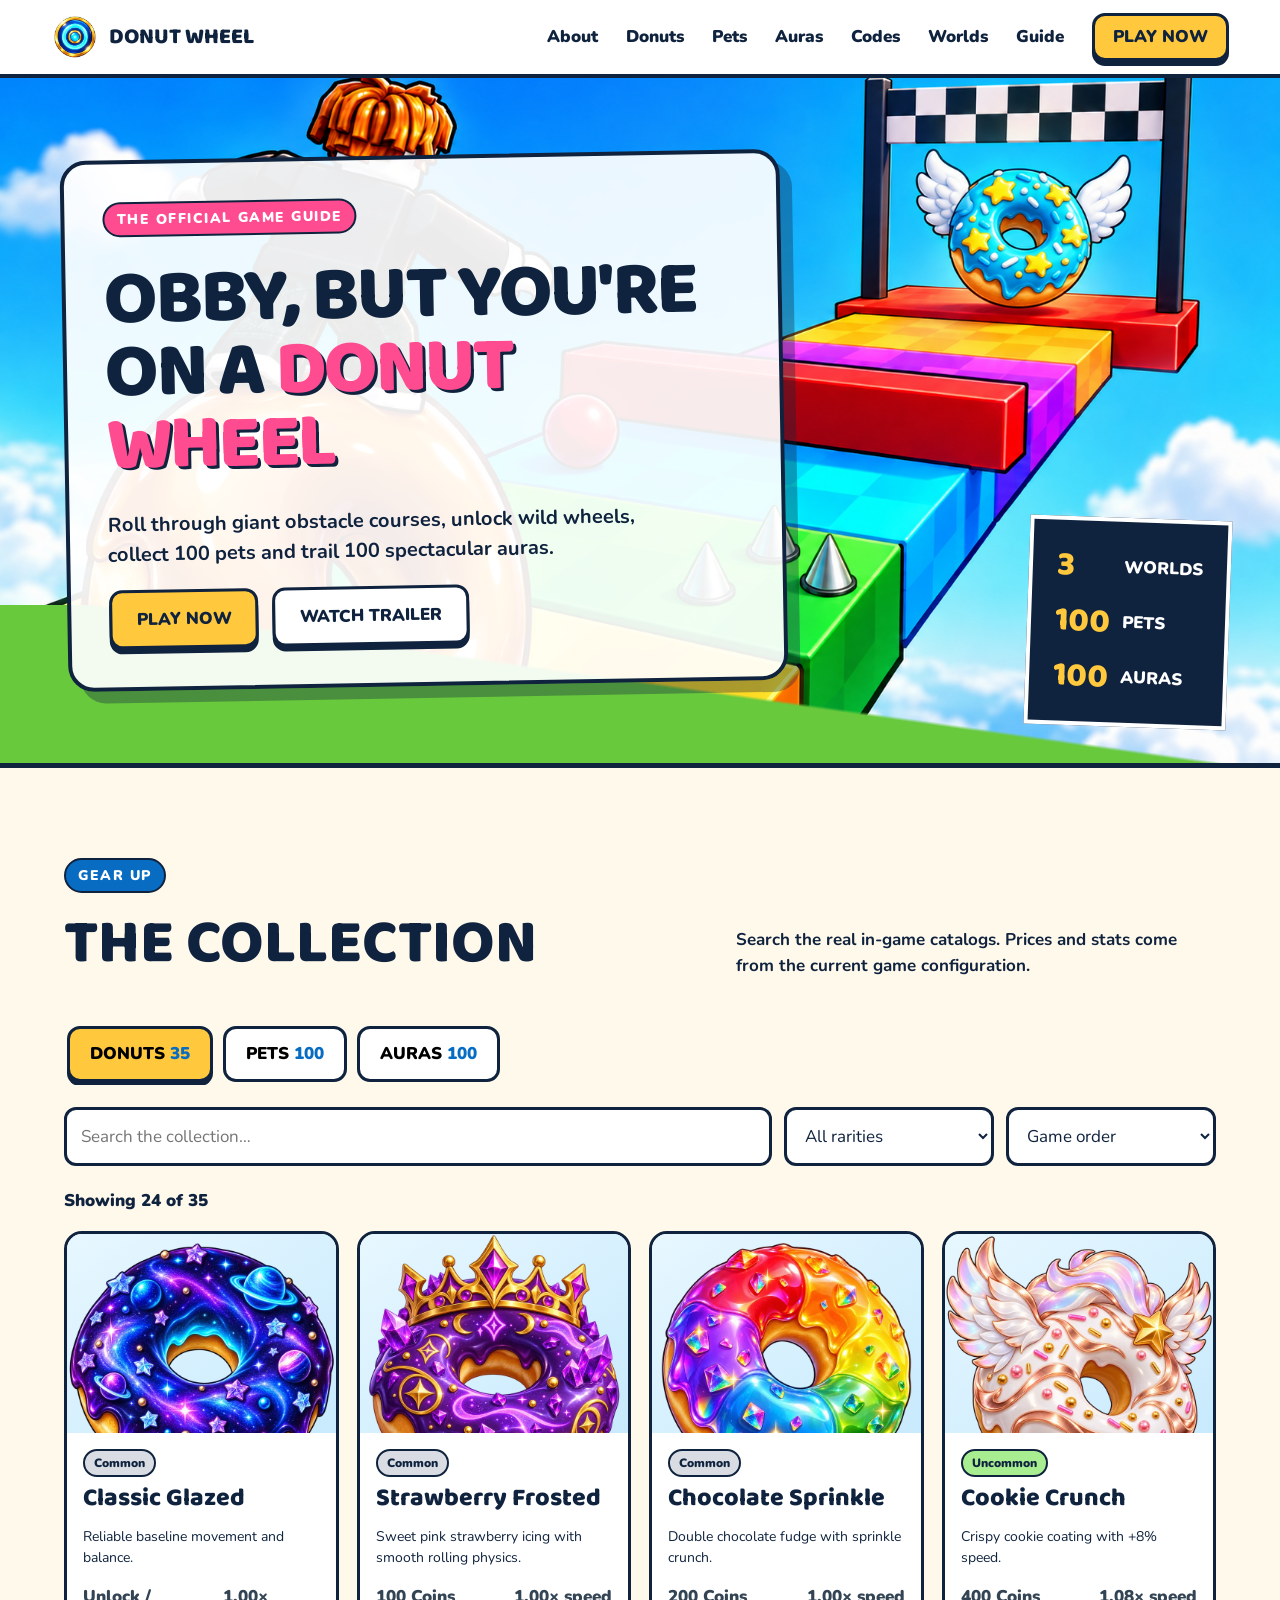
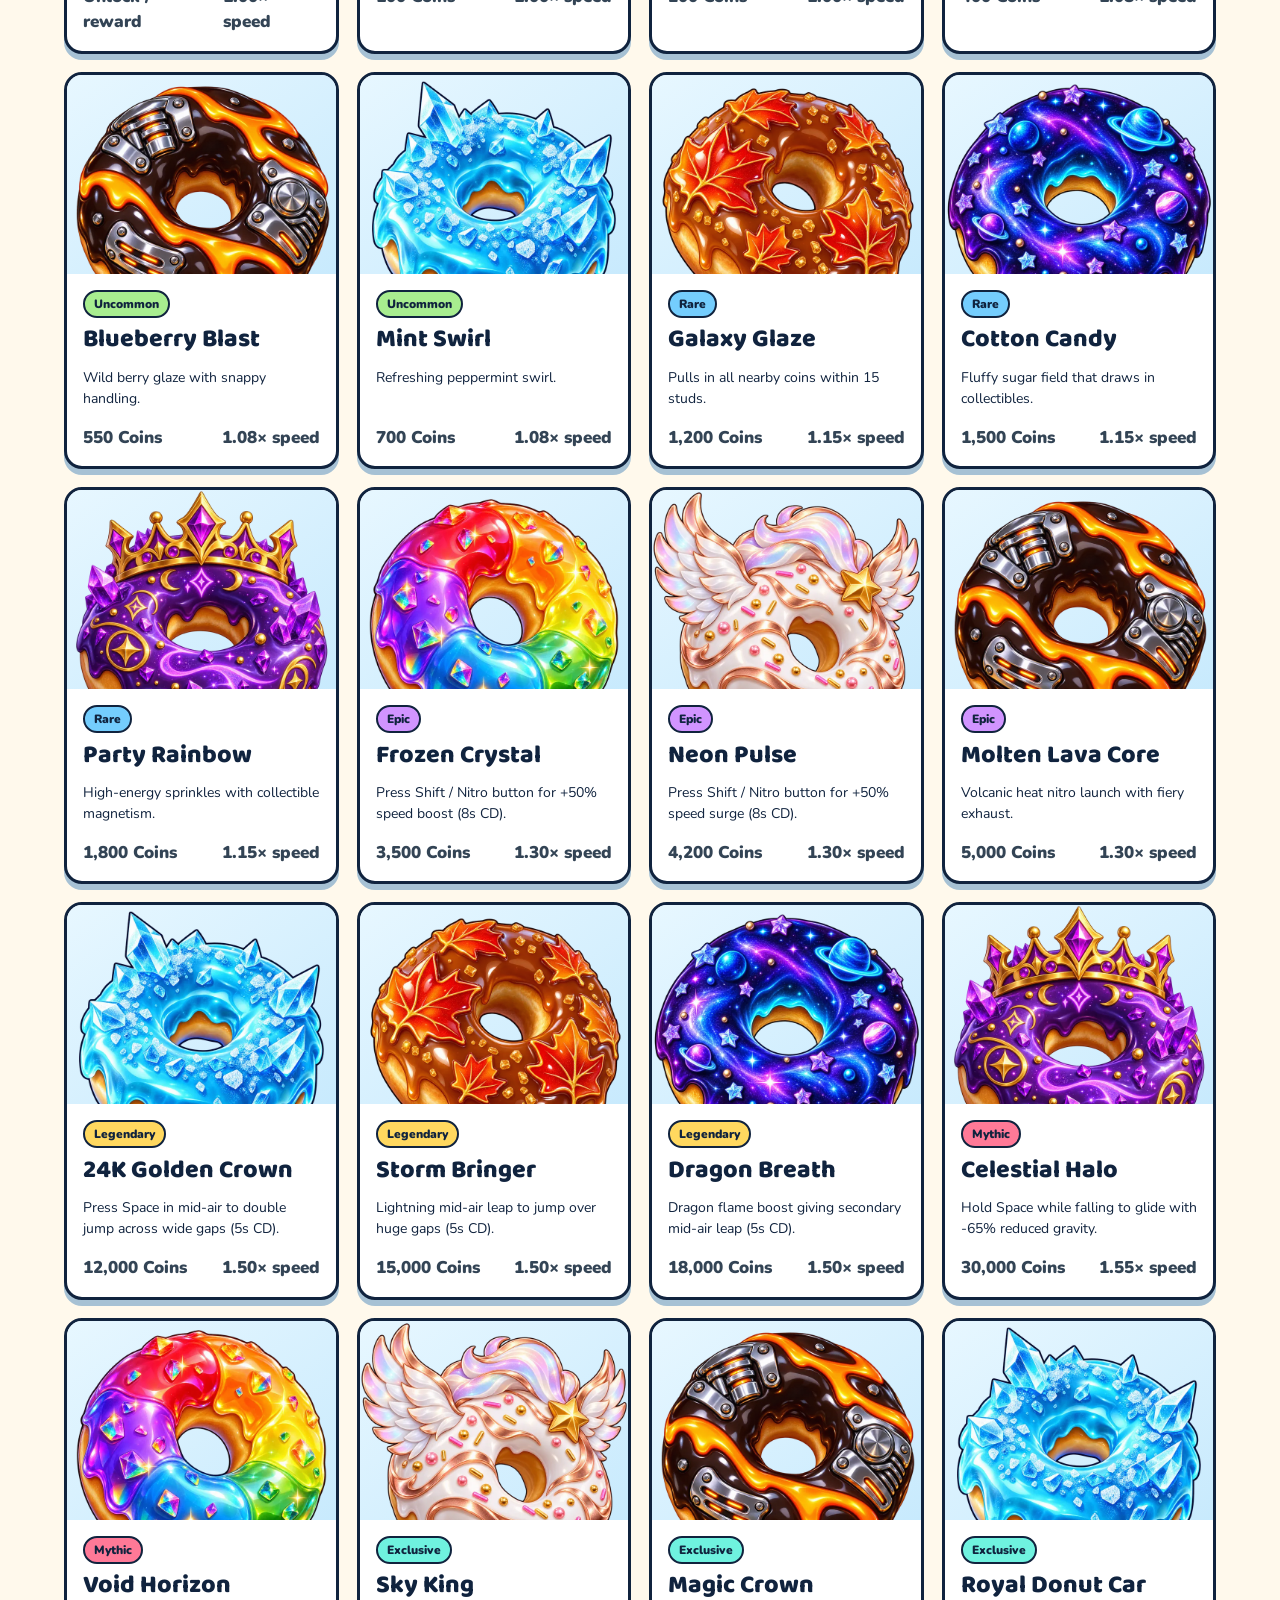
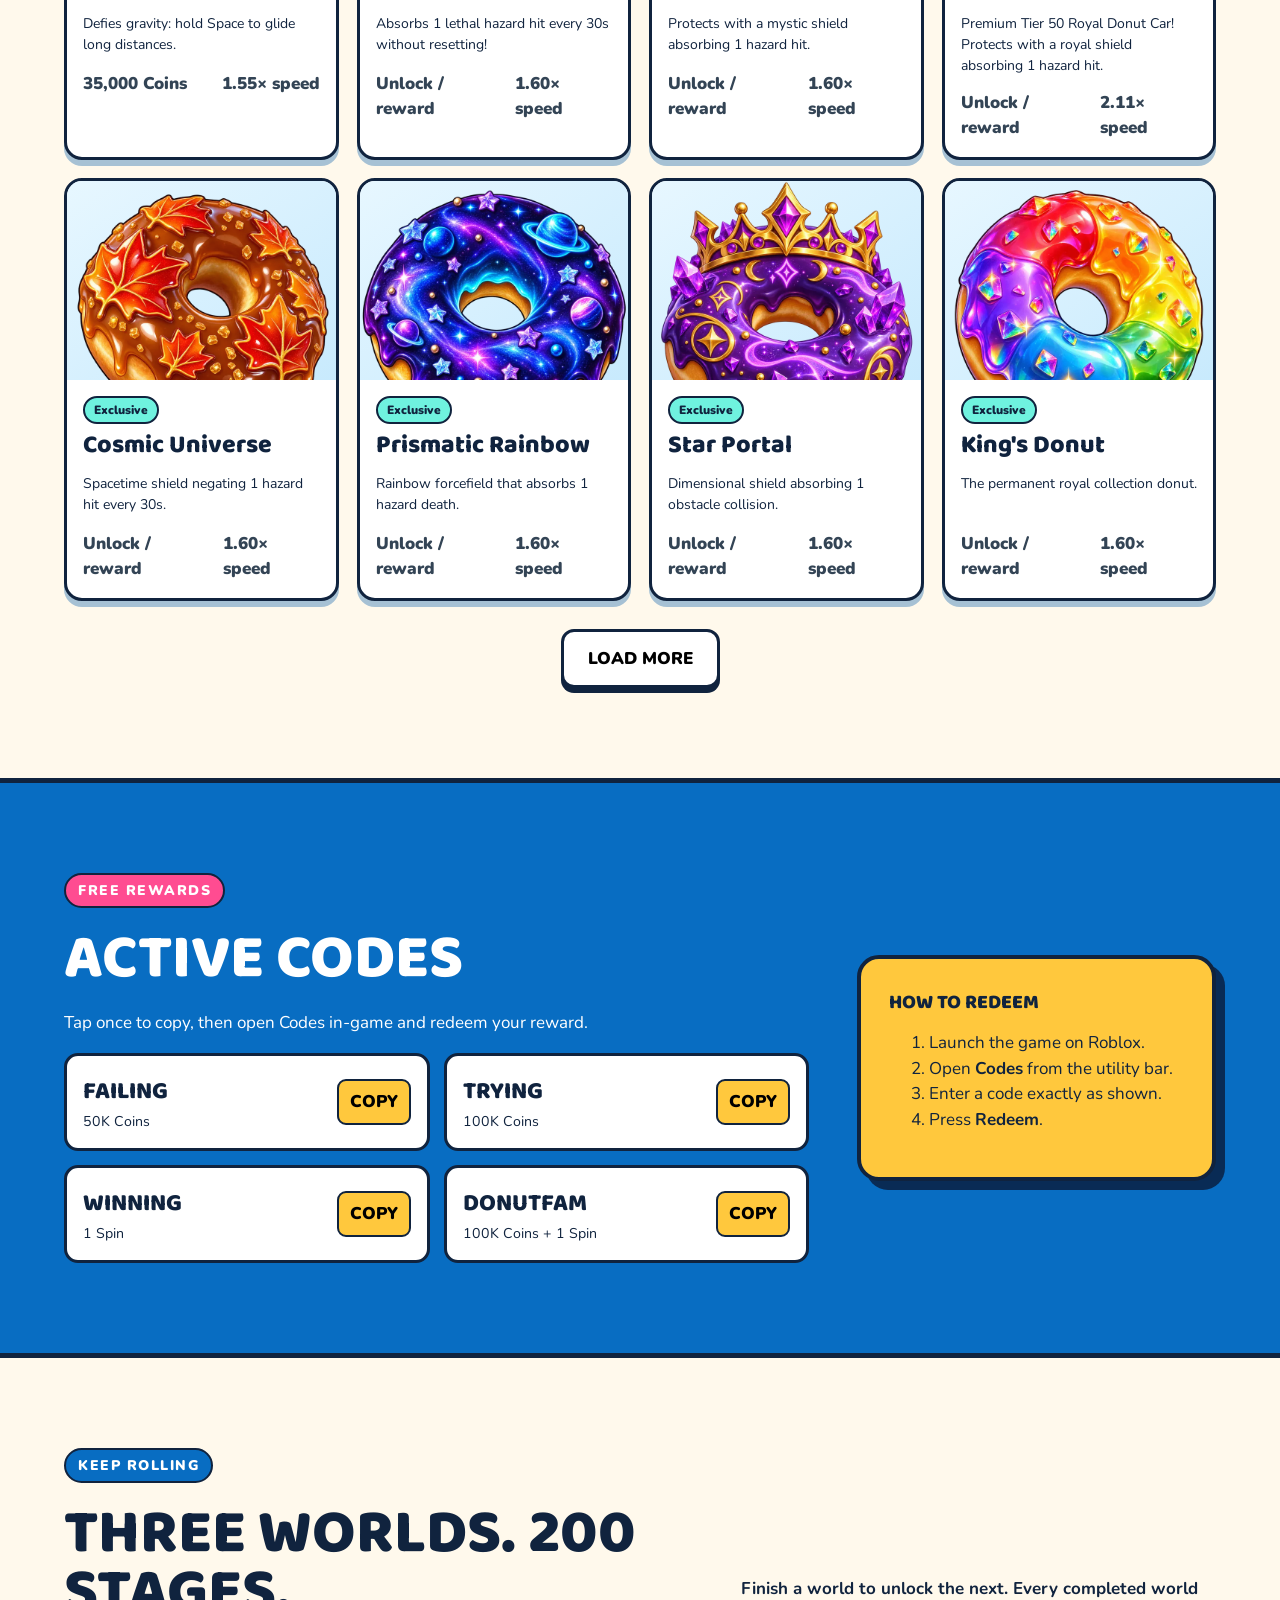
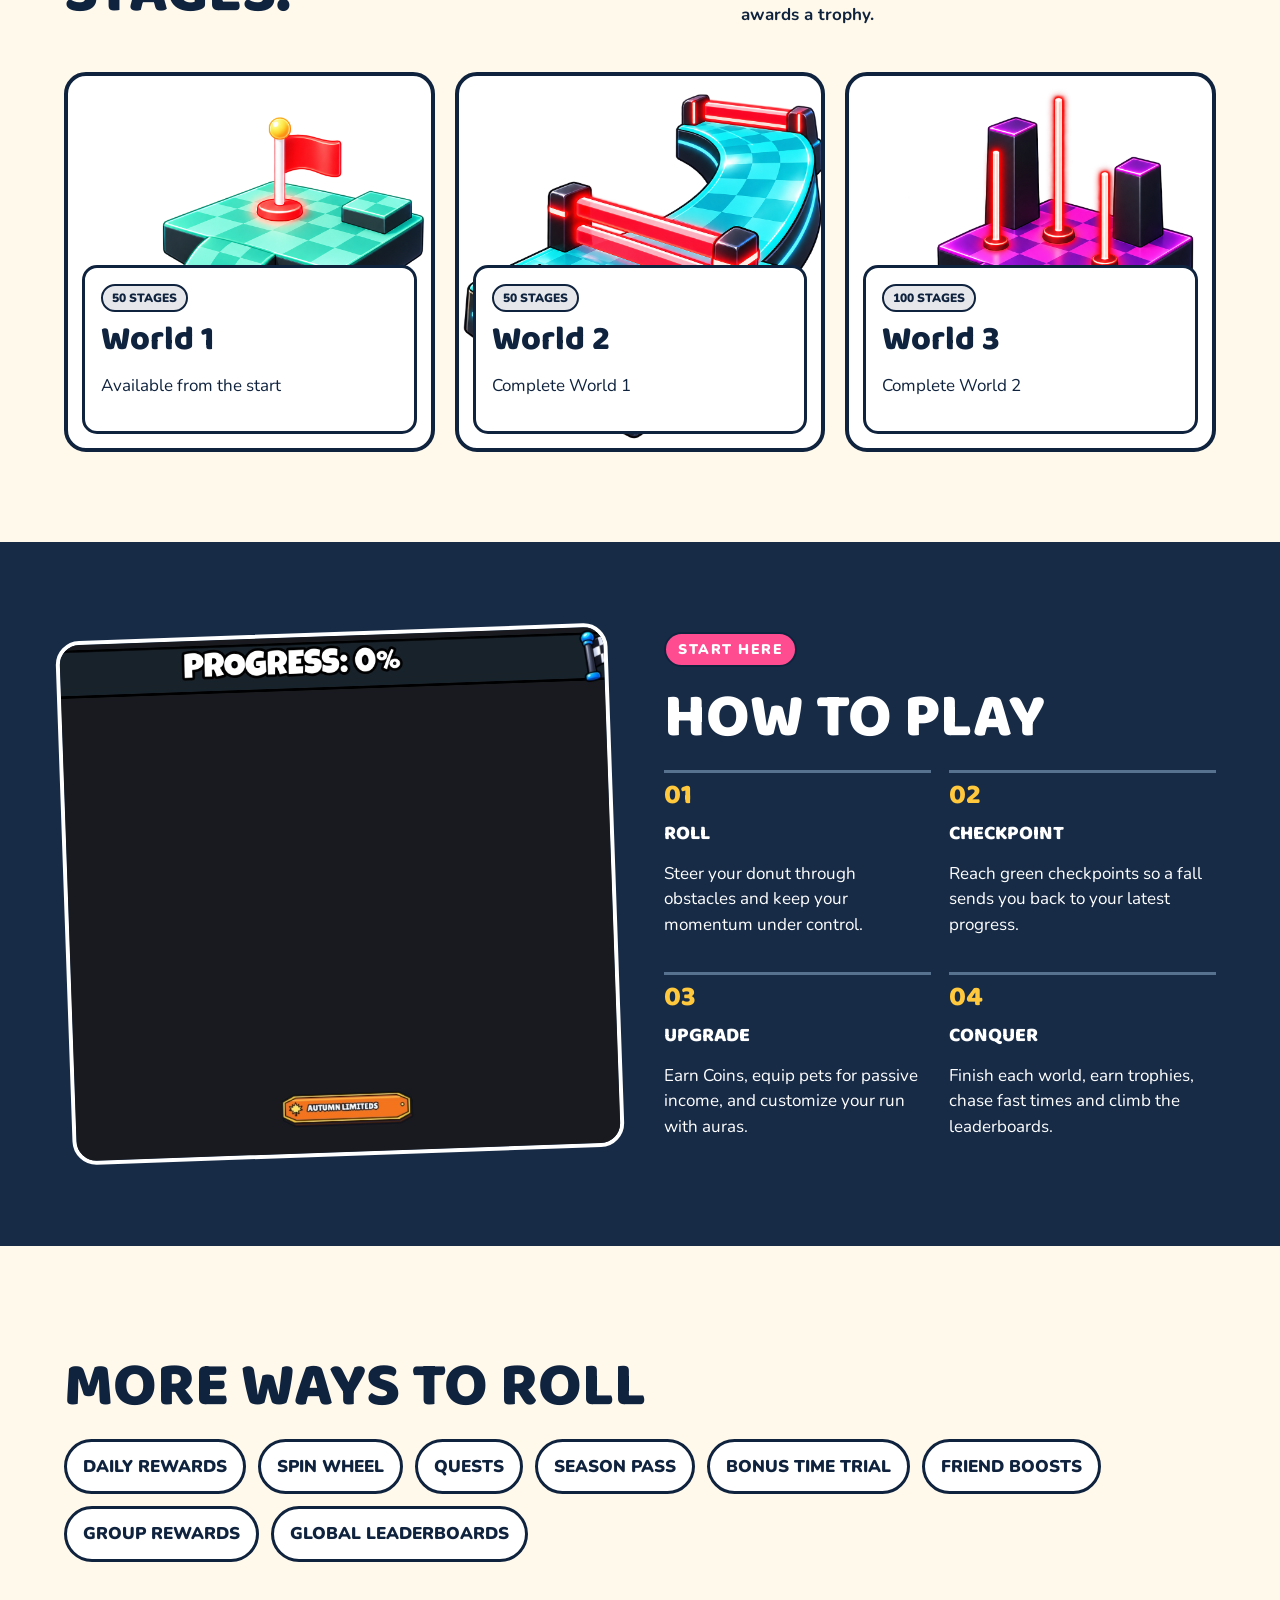
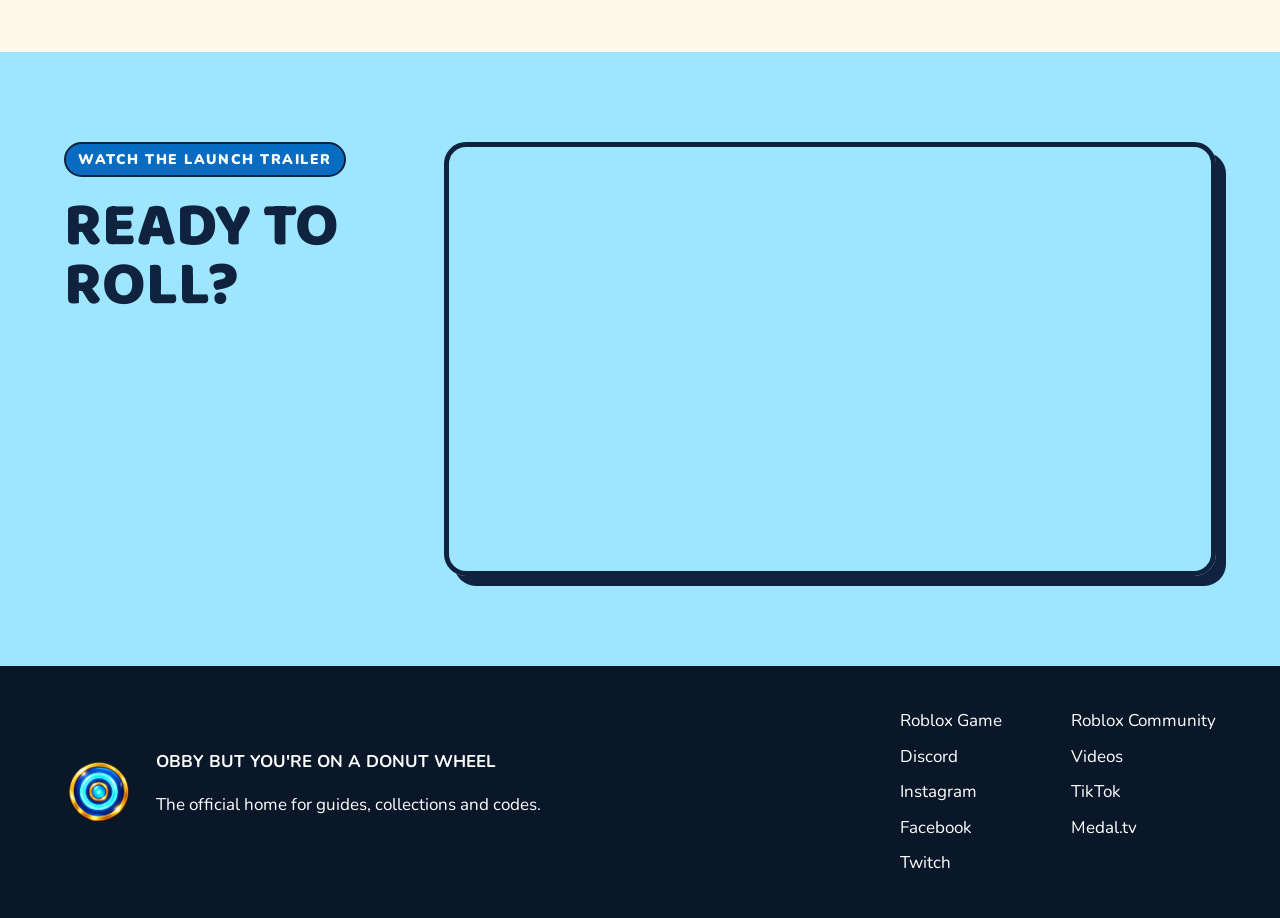
<file: index.html>
<!doctype html><html lang="en"><head><meta charset="utf-8"><meta name="viewport" content="width=device-width,initial-scale=1"><title>Obby But You're on a Donut Wheel | Official Website</title><meta name="description" content="The official player guide for Obby But You're on a Donut Wheel — explore donuts, pets, auras, codes, worlds, and play on Roblox."><link rel="canonical" href="https://donutwheelobby.games/"><meta property="og:title" content="Obby But You're on a Donut Wheel"><meta property="og:description" content="Roll, bounce and conquer the obby. Explore the official game index."><meta property="og:image" content="https://donutwheelobby.games/assets/thumbnails/hero.png"><meta property="og:url" content="https://donutwheelobby.games/"><meta property="og:type" content="website"><meta name="twitter:card" content="summary_large_image"><link rel="icon" href="assets/branding/game-icon.png"><link rel="stylesheet" href="styles.css"><script type="application/ld+json">{"@context":"https://schema.org","@type":"VideoGame","name":"Obby But You're on a Donut Wheel","url":"https://donutwheelobby.games/","gamePlatform":"Roblox","sameAs":["https://www.roblox.com/games/116189315581111/Obby-But-Youre-on-a-Donut-Wheel","https://discord.gg/8qbxvC3zuS","https://youtu.be/Vah1JB3JuYY"]}</script></head><body>
<header><a class="brand" href="/"><img src="assets/branding/game-icon.png" alt="Donut Wheel Obby icon"><span>DONUT WHEEL</span></a><button class="menu" aria-label="Open menu">☰</button><nav><a href="/about/">About</a><a href="/donuts/">Donuts</a><a href="/pets/">Pets</a><a href="/auras/">Auras</a><a href="/codes/">Codes</a><a href="/worlds/">Worlds</a><a href="/how-to-play/">Guide</a><a class="play small" href="https://www.roblox.com/games/116189315581111/Obby-But-Youre-on-a-Donut-Wheel">PLAY NOW</a></nav></header>
<main id="top"><section class="hero"><img class="hero-art" src="assets/thumbnails/hero.png" alt="A donut wheel racing through a colorful obstacle course"><div class="hero-copy"><span class="eyebrow">THE OFFICIAL GAME GUIDE</span><h1>OBBY, BUT YOU'RE ON A <em>DONUT WHEEL</em></h1><p>Roll through giant obstacle courses, unlock wild wheels, collect 100 pets and trail 100 spectacular auras.</p><div class="actions"><a class="play" href="https://www.roblox.com/games/116189315581111/Obby-But-Youre-on-a-Donut-Wheel">PLAY NOW</a><a class="watch" href="https://youtu.be/Vah1JB3JuYY">WATCH TRAILER</a></div></div><div class="hero-stats"><b>3</b><span>WORLDS</span><b>100</b><span>PETS</span><b>100</b><span>AURAS</span></div></section>
<section id="collection" class="section"><div class="section-head"><div><span class="eyebrow dark">GEAR UP</span><h2>THE COLLECTION</h2></div><p>Search the real in-game catalogs. Prices and stats come from the current game configuration.</p></div><div class="tabs"><button data-tab="donuts" class="active">DONUTS <i id="donutCount"></i></button><button data-tab="pets">PETS <i>100</i></button><button data-tab="auras">AURAS <i>100</i></button></div><div class="toolbar"><input id="search" type="search" placeholder="Search the collection…"><select id="rarity"><option value="">All rarities</option></select><select id="sort"><option value="default">Game order</option><option value="name">Name A–Z</option><option value="price">Price low–high</option></select></div><p id="results" class="results"></p><div id="grid" class="catalog-grid"></div><button id="more" class="more">LOAD MORE</button></section>
<section id="codes" class="codes section"><div><span class="eyebrow">FREE REWARDS</span><h2>ACTIVE CODES</h2><p>Tap once to copy, then open Codes in-game and redeem your reward.</p><div id="codeGrid" class="code-grid"></div></div><aside><h3>HOW TO REDEEM</h3><ol><li>Launch the game on Roblox.</li><li>Open <b>Codes</b> from the utility bar.</li><li>Enter a code exactly as shown.</li><li>Press <b>Redeem</b>.</li></ol></aside></section>
<section id="worlds" class="section"><div class="section-head"><div><span class="eyebrow dark">KEEP ROLLING</span><h2>THREE WORLDS. 200 STAGES.</h2></div><p>Finish a world to unlock the next. Every completed world awards a trophy.</p></div><div id="worldGrid" class="world-grid"></div></section>
<section id="guide" class="guide section"><div class="guide-art"><img src="assets/thumbnails/spawn.jpg" alt="Donut Wheel Obby world and portals" loading="lazy"></div><div><span class="eyebrow">START HERE</span><h2>HOW TO PLAY</h2><div class="steps"><article><b>01</b><h3>ROLL</h3><p>Steer your donut through obstacles and keep your momentum under control.</p></article><article><b>02</b><h3>CHECKPOINT</h3><p>Reach green checkpoints so a fall sends you back to your latest progress.</p></article><article><b>03</b><h3>UPGRADE</h3><p>Earn Coins, equip pets for passive income, and customize your run with auras.</p></article><article><b>04</b><h3>CONQUER</h3><p>Finish each world, earn trophies, chase fast times and climb the leaderboards.</p></article></div></div></section>
<section class="features section"><h2>MORE WAYS TO ROLL</h2><div class="feature-row"><span>DAILY REWARDS</span><span>SPIN WHEEL</span><span>QUESTS</span><span>SEASON PASS</span><span>BONUS TIME TRIAL</span><span>FRIEND BOOSTS</span><span>GROUP REWARDS</span><span>GLOBAL LEADERBOARDS</span></div></section>
<section class="trailer section"><div><span class="eyebrow dark">WATCH THE LAUNCH TRAILER</span><h2>READY TO ROLL?</h2></div><div class="video"><iframe src="https://www.youtube-nocookie.com/embed/Vah1JB3JuYY" title="Obby But You're on a Donut Wheel launch trailer" loading="lazy" allowfullscreen></iframe></div></section></main>
<footer><img src="assets/branding/game-icon.png" alt="Donut Wheel Obby logo"><div><b>OBBY BUT YOU'RE ON A DONUT WHEEL</b><p>The official home for guides, collections and codes.</p></div><div class="footer-links"><a href="https://www.roblox.com/games/116189315581111/Obby-But-Youre-on-a-Donut-Wheel">Roblox Game</a><a href="https://www.roblox.com/communities/634448872/Failing-is-Better#!/about">Roblox Community</a><a href="https://discord.gg/8qbxvC3zuS">Discord</a><a href="/videos/">Videos</a><a href="https://www.instagram.com/donutwheelobby?stkn=eWVrcXRvdDRsN284">Instagram</a><a href="https://www.tiktok.com/@donutwheelobby">TikTok</a><a href="https://www.facebook.com/share/1FJcwU1KgG/">Facebook</a><a href="https://medal.tv/u/DonutWheelObby?invite=ur-MSwxamMsODYwMjMwMTg3LA">Medal.tv</a><a href="https://www.twitch.tv/donutwheelobby">Twitch</a></div></footer><script src="app.js"></script></body></html>
</file>
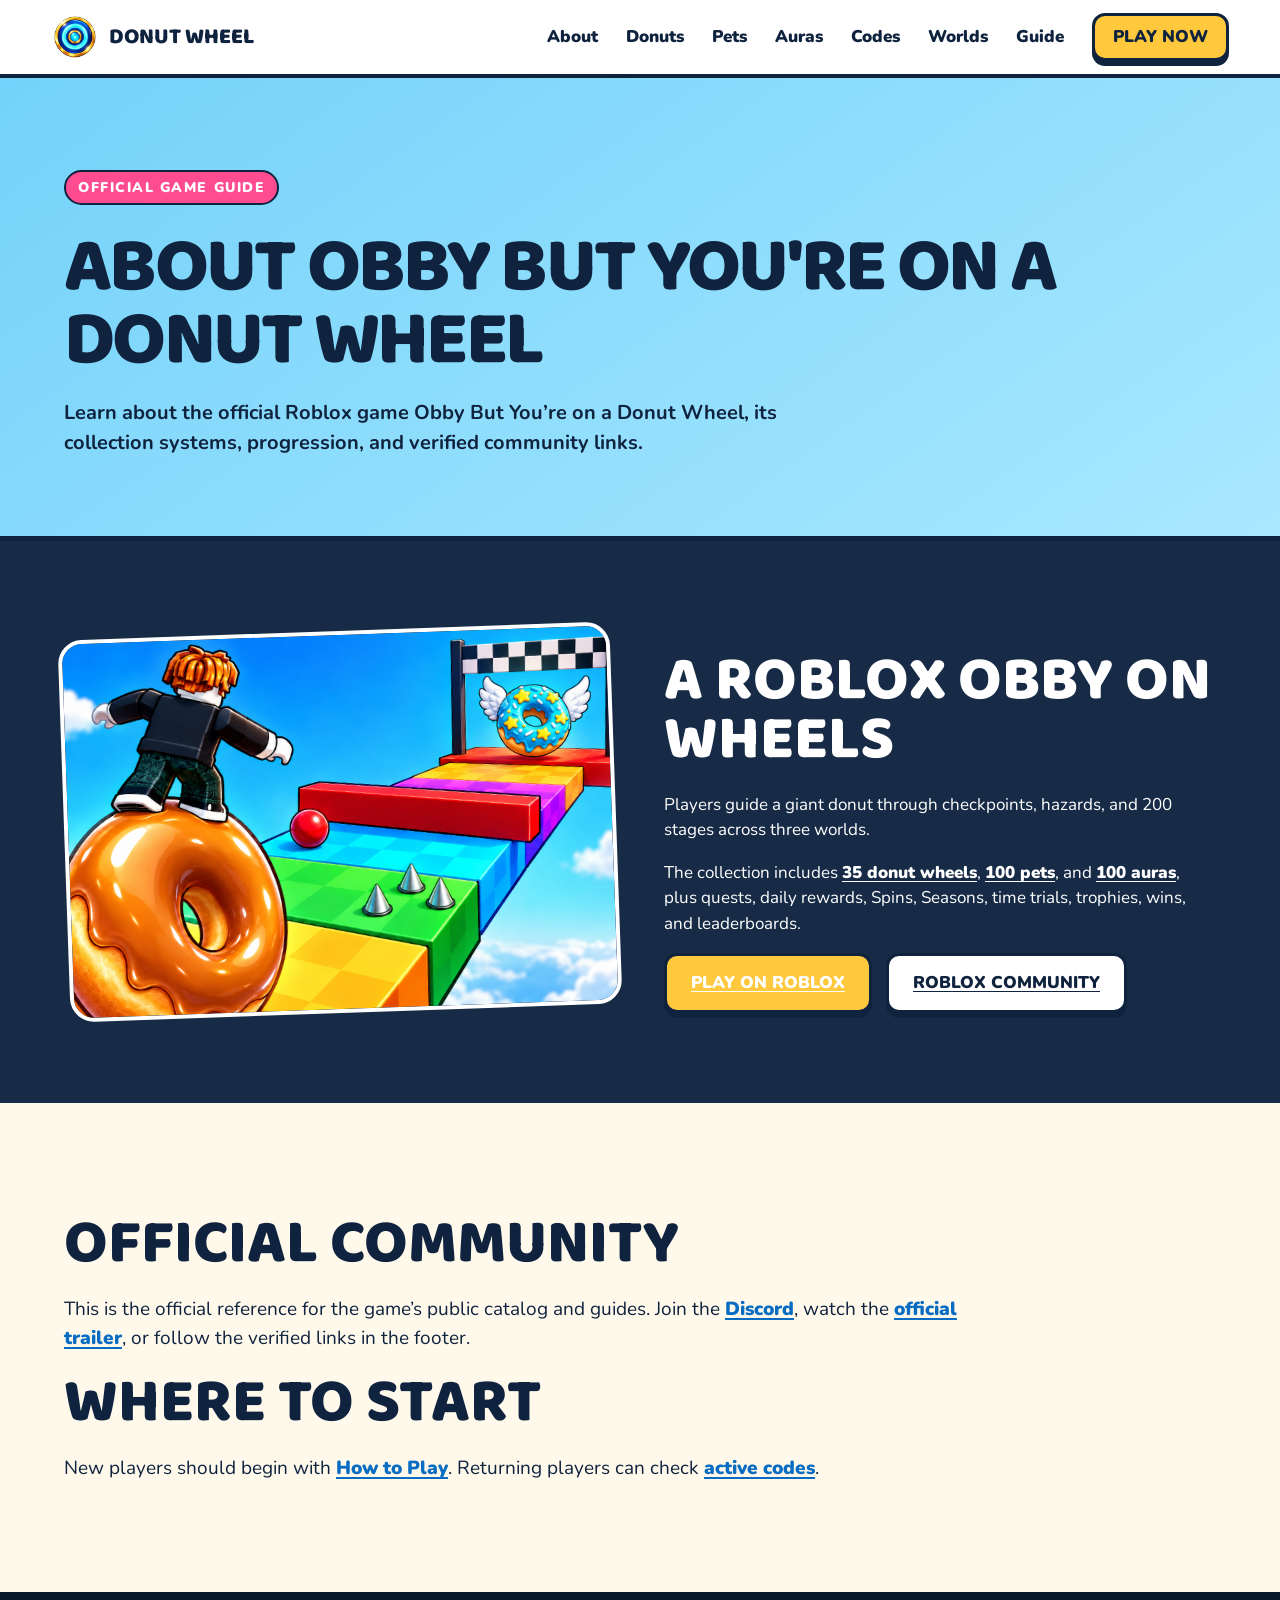
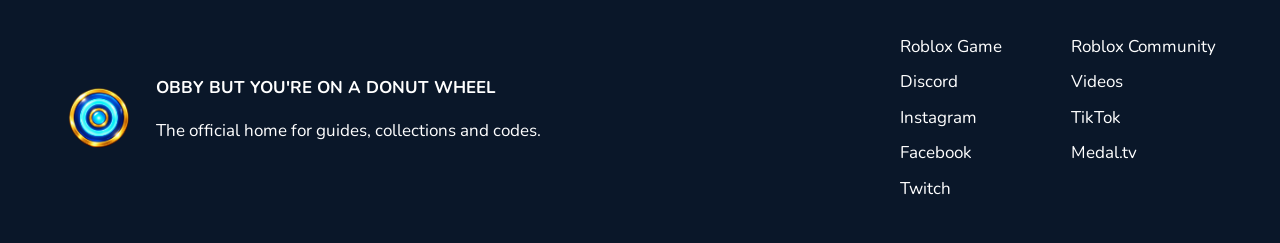
<file: about/index.html>
<!doctype html><html lang="en"><head><meta charset="utf-8"><meta name="viewport" content="width=device-width,initial-scale=1"><title>About Obby But You&#39;re on a Donut Wheel | Official Website</title><meta name="description" content="Learn about the official Roblox game Obby But You’re on a Donut Wheel, its collection systems, progression, and verified community links."><link rel="canonical" href="https://donutwheelobby.games/about/"><meta property="og:type" content="website"><meta property="og:site_name" content="Donut Wheel Obby"><meta property="og:title" content="About Obby But You&#39;re on a Donut Wheel | Official Website"><meta property="og:description" content="Learn about the official Roblox game Obby But You’re on a Donut Wheel, its collection systems, progression, and verified community links."><meta property="og:url" content="https://donutwheelobby.games/about/"><meta property="og:image" content="https://donutwheelobby.games/assets/thumbnails/hero.png"><meta name="twitter:card" content="summary_large_image"><link rel="icon" href="/assets/branding/game-icon.png"><link rel="stylesheet" href="/styles.css"><link rel="stylesheet" href="/pages.css"><script type="application/ld+json">{"@context":"https://schema.org","@type":"WebPage","name":"ABOUT OBBY BUT YOU'RE ON A DONUT WHEEL","description":"Learn about the official Roblox game Obby But You’re on a Donut Wheel, its collection systems, progression, and verified community links.","url":"https://donutwheelobby.games/about/","isPartOf":{"@type":"WebSite","name":"Obby But You're on a Donut Wheel","url":"https://donutwheelobby.games/"},"about":{"@type":"VideoGame","name":"Obby But You're on a Donut Wheel","url":"https://donutwheelobby.games/","sameAs":["https://www.roblox.com/games/116189315581111/Obby-But-Youre-on-a-Donut-Wheel","https://www.roblox.com/communities/634448872/Failing-is-Better#!/about","https://discord.gg/8qbxvC3zuS","https://youtu.be/Vah1JB3JuYY","https://www.instagram.com/donutwheelobby?stkn=eWVrcXRvdDRsN284","https://www.tiktok.com/@donutwheelobby","https://www.facebook.com/share/1FJcwU1KgG/","https://medal.tv/u/DonutWheelObby?invite=ur-MSwxamMsODYwMjMwMTg3LA","https://www.twitch.tv/donutwheelobby"]}}</script></head><body><header><a class="brand" href="/"><img src="/assets/branding/game-icon.png" alt="Donut Wheel Obby icon"><span>DONUT WHEEL</span></a><button class="menu" aria-label="Open menu">☰</button><nav><a href="/about/">About</a><a href="/donuts/">Donuts</a><a href="/pets/">Pets</a><a href="/auras/">Auras</a><a href="/codes/">Codes</a><a href="/worlds/">Worlds</a><a href="/how-to-play/">Guide</a><a class="play small" href="https://www.roblox.com/games/116189315581111/Obby-But-Youre-on-a-Donut-Wheel">PLAY NOW</a></nav></header><main><section class="page-hero"><span class="eyebrow">OFFICIAL GAME GUIDE</span><h1>ABOUT OBBY BUT YOU&#39;RE ON A DONUT WHEEL</h1><p>Learn about the official Roblox game Obby But You’re on a Donut Wheel, its collection systems, progression, and verified community links.</p></section><section class="guide section"><div class="guide-art"><img src="/assets/thumbnails/hero.png" alt="Official Donut Wheel Obby artwork"></div><div><h2>A ROBLOX OBBY ON WHEELS</h2><p>Players guide a giant donut through checkpoints, hazards, and 200 stages across three worlds.</p><p>The collection includes <a href="/donuts/">35 donut wheels</a>, <a href="/pets/">100 pets</a>, and <a href="/auras/">100 auras</a>, plus quests, daily rewards, Spins, Seasons, time trials, trophies, wins, and leaderboards.</p><div class="actions"><a class="play" href="https://www.roblox.com/games/116189315581111/Obby-But-Youre-on-a-Donut-Wheel">PLAY ON ROBLOX</a><a class="watch" href="https://www.roblox.com/communities/634448872/Failing-is-Better#!/about">ROBLOX COMMUNITY</a></div></div></section><section class="section prose-intro"><h2>OFFICIAL COMMUNITY</h2><p>This is the official reference for the game’s public catalog and guides. Join the <a href="https://discord.gg/8qbxvC3zuS">Discord</a>, watch the <a href="/videos/">official trailer</a>, or follow the verified links in the footer.</p><h2>WHERE TO START</h2><p>New players should begin with <a href="/how-to-play/">How to Play</a>. Returning players can check <a href="/codes/">active codes</a>.</p></section></main><footer><img src="/assets/branding/game-icon.png" alt="Donut Wheel Obby logo"><div><b>OBBY BUT YOU'RE ON A DONUT WHEEL</b><p>The official home for guides, collections and codes.</p></div><div class="footer-links"><a href="https://www.roblox.com/games/116189315581111/Obby-But-Youre-on-a-Donut-Wheel">Roblox Game</a><a href="https://www.roblox.com/communities/634448872/Failing-is-Better#!/about">Roblox Community</a><a href="https://discord.gg/8qbxvC3zuS">Discord</a><a href="/videos/">Videos</a><a href="https://www.instagram.com/donutwheelobby?stkn=eWVrcXRvdDRsN284">Instagram</a><a href="https://www.tiktok.com/@donutwheelobby">TikTok</a><a href="https://www.facebook.com/share/1FJcwU1KgG/">Facebook</a><a href="https://medal.tv/u/DonutWheelObby?invite=ur-MSwxamMsODYwMjMwMTg3LA">Medal.tv</a><a href="https://www.twitch.tv/donutwheelobby">Twitch</a></div></footer><script src="/site.js"></script></body></html>
</file>
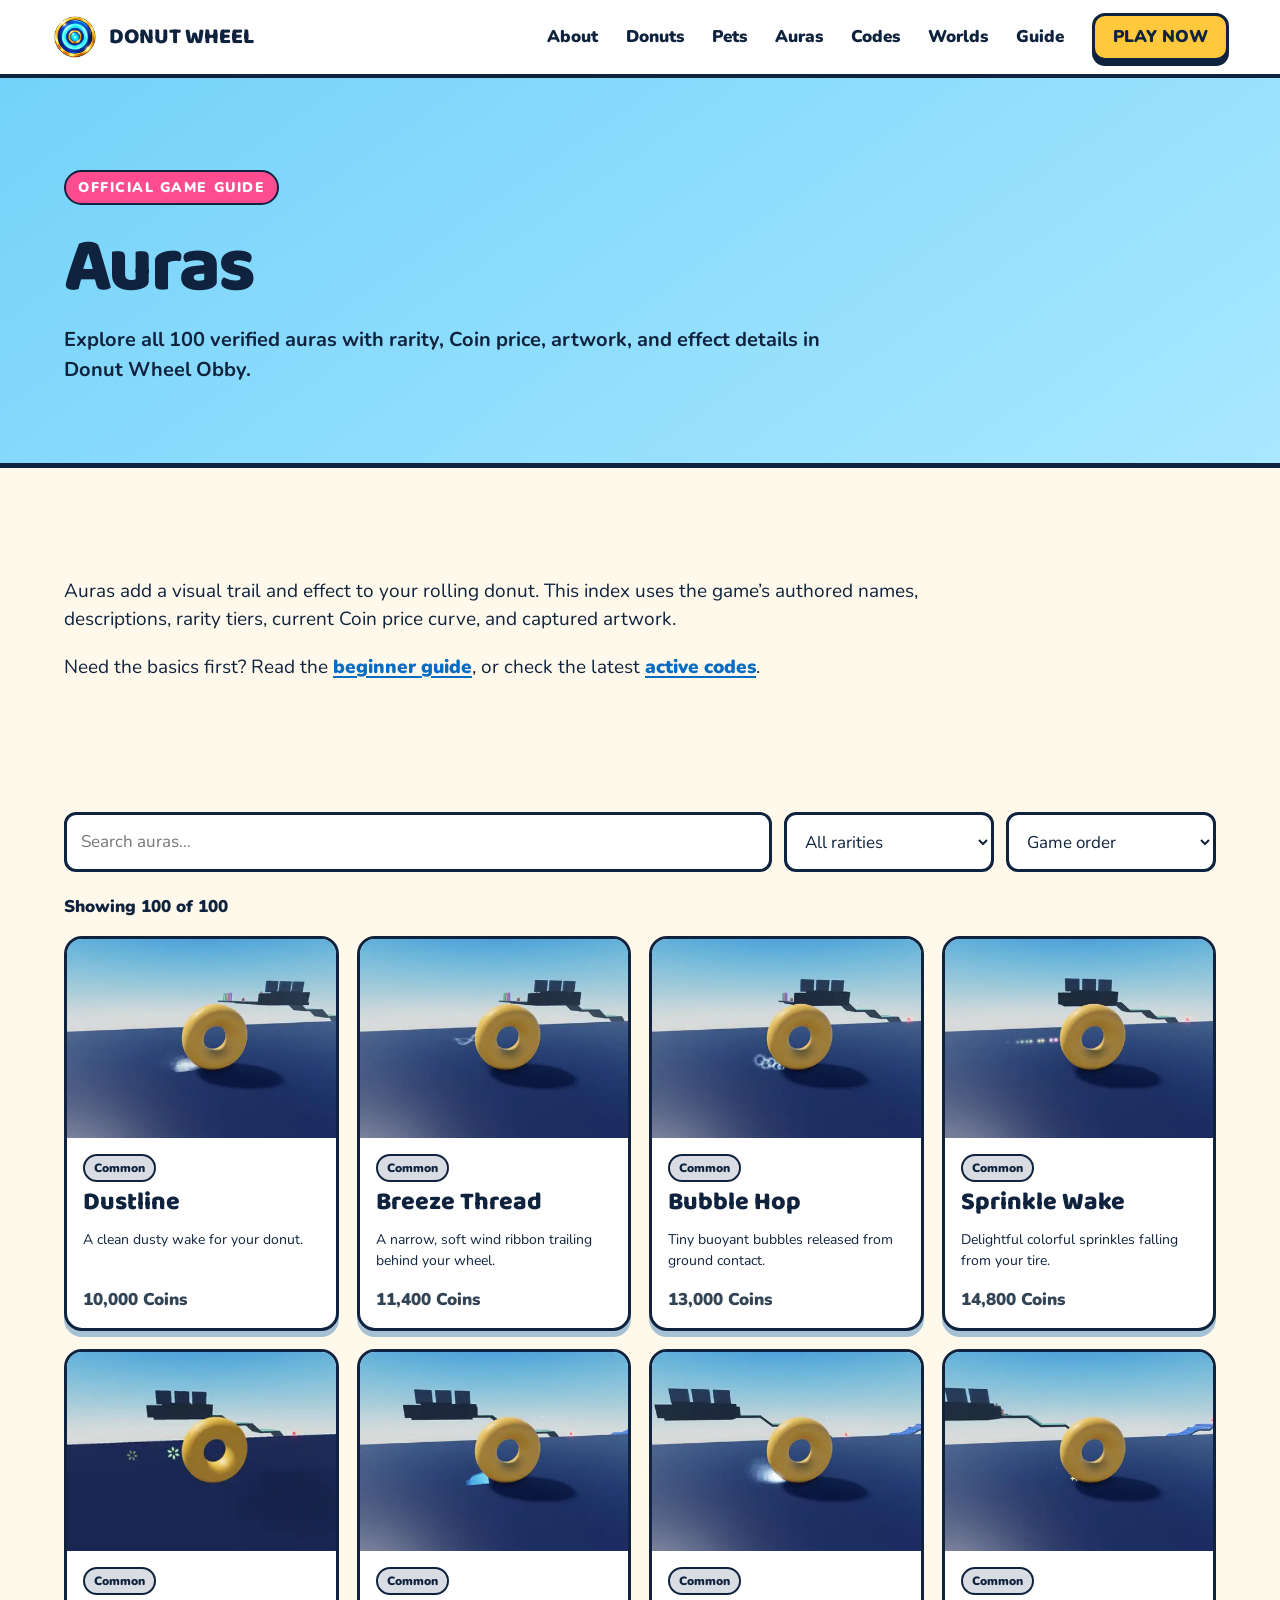
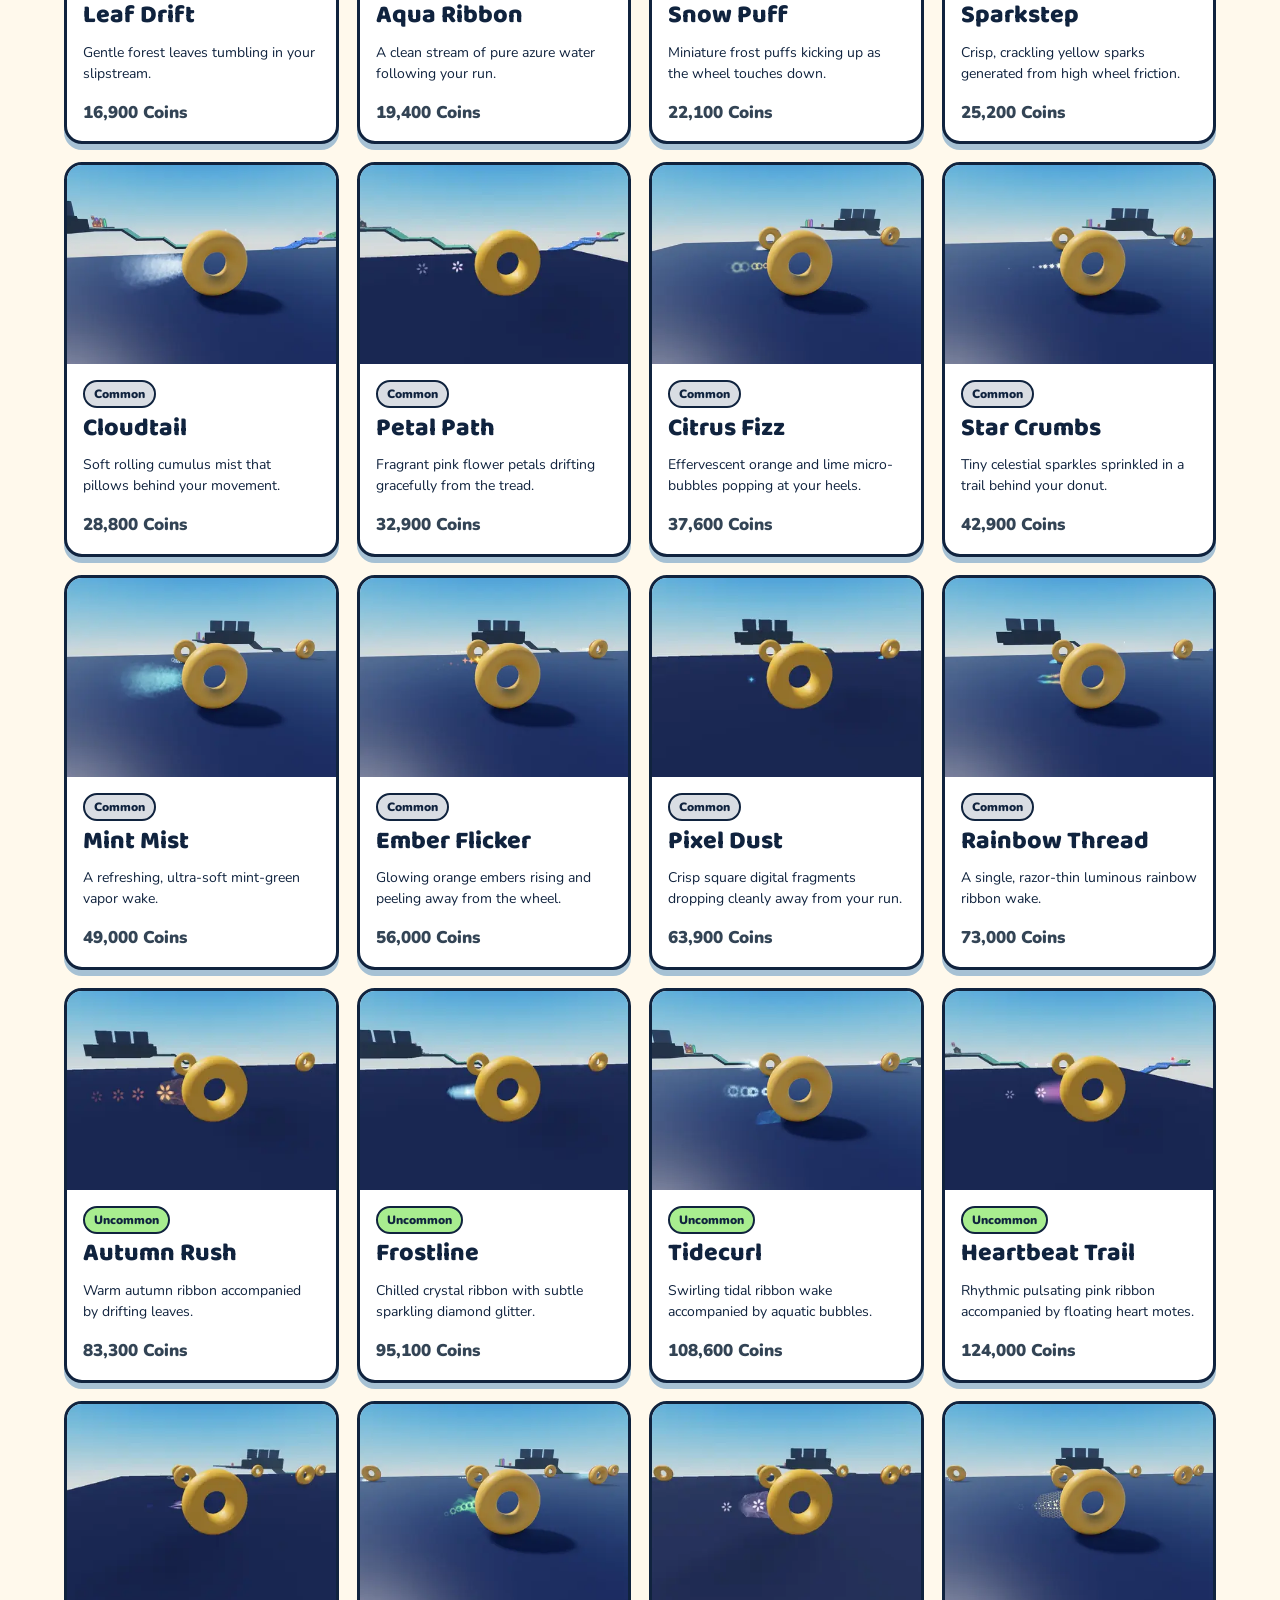
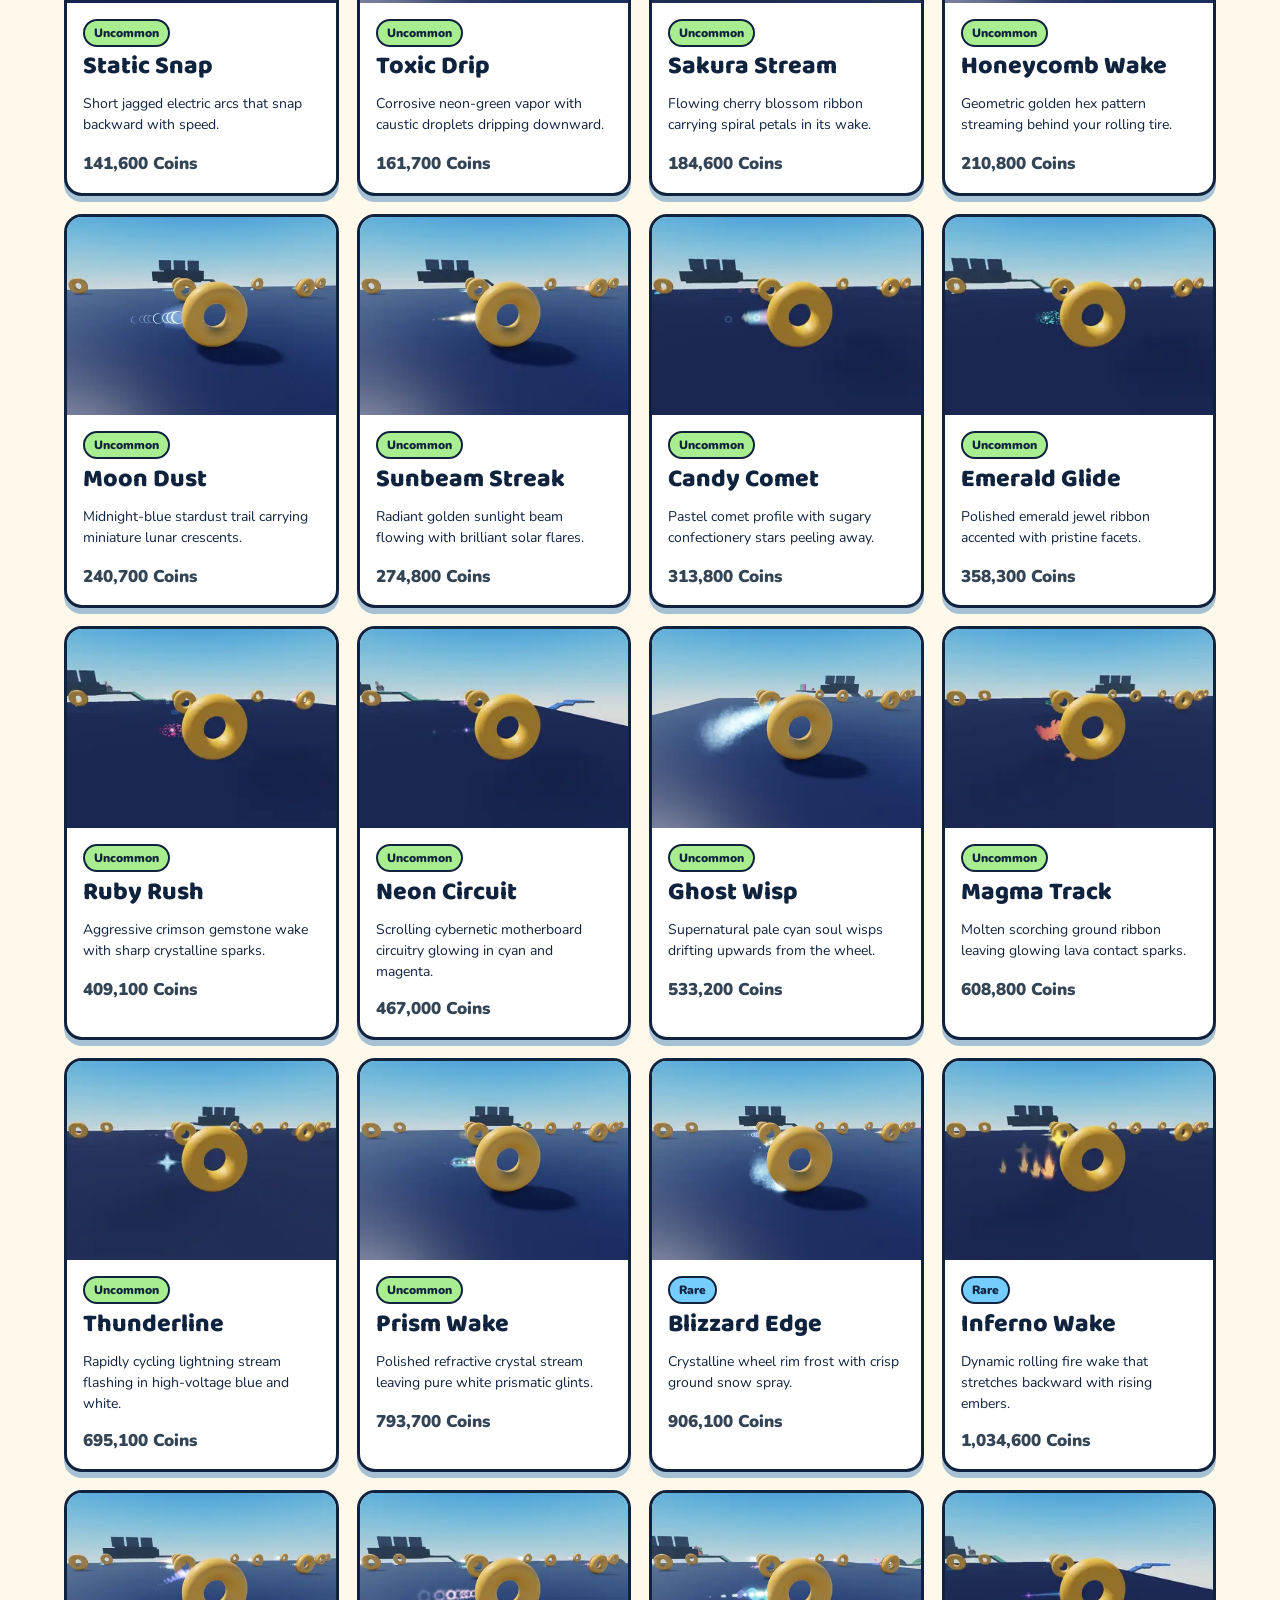
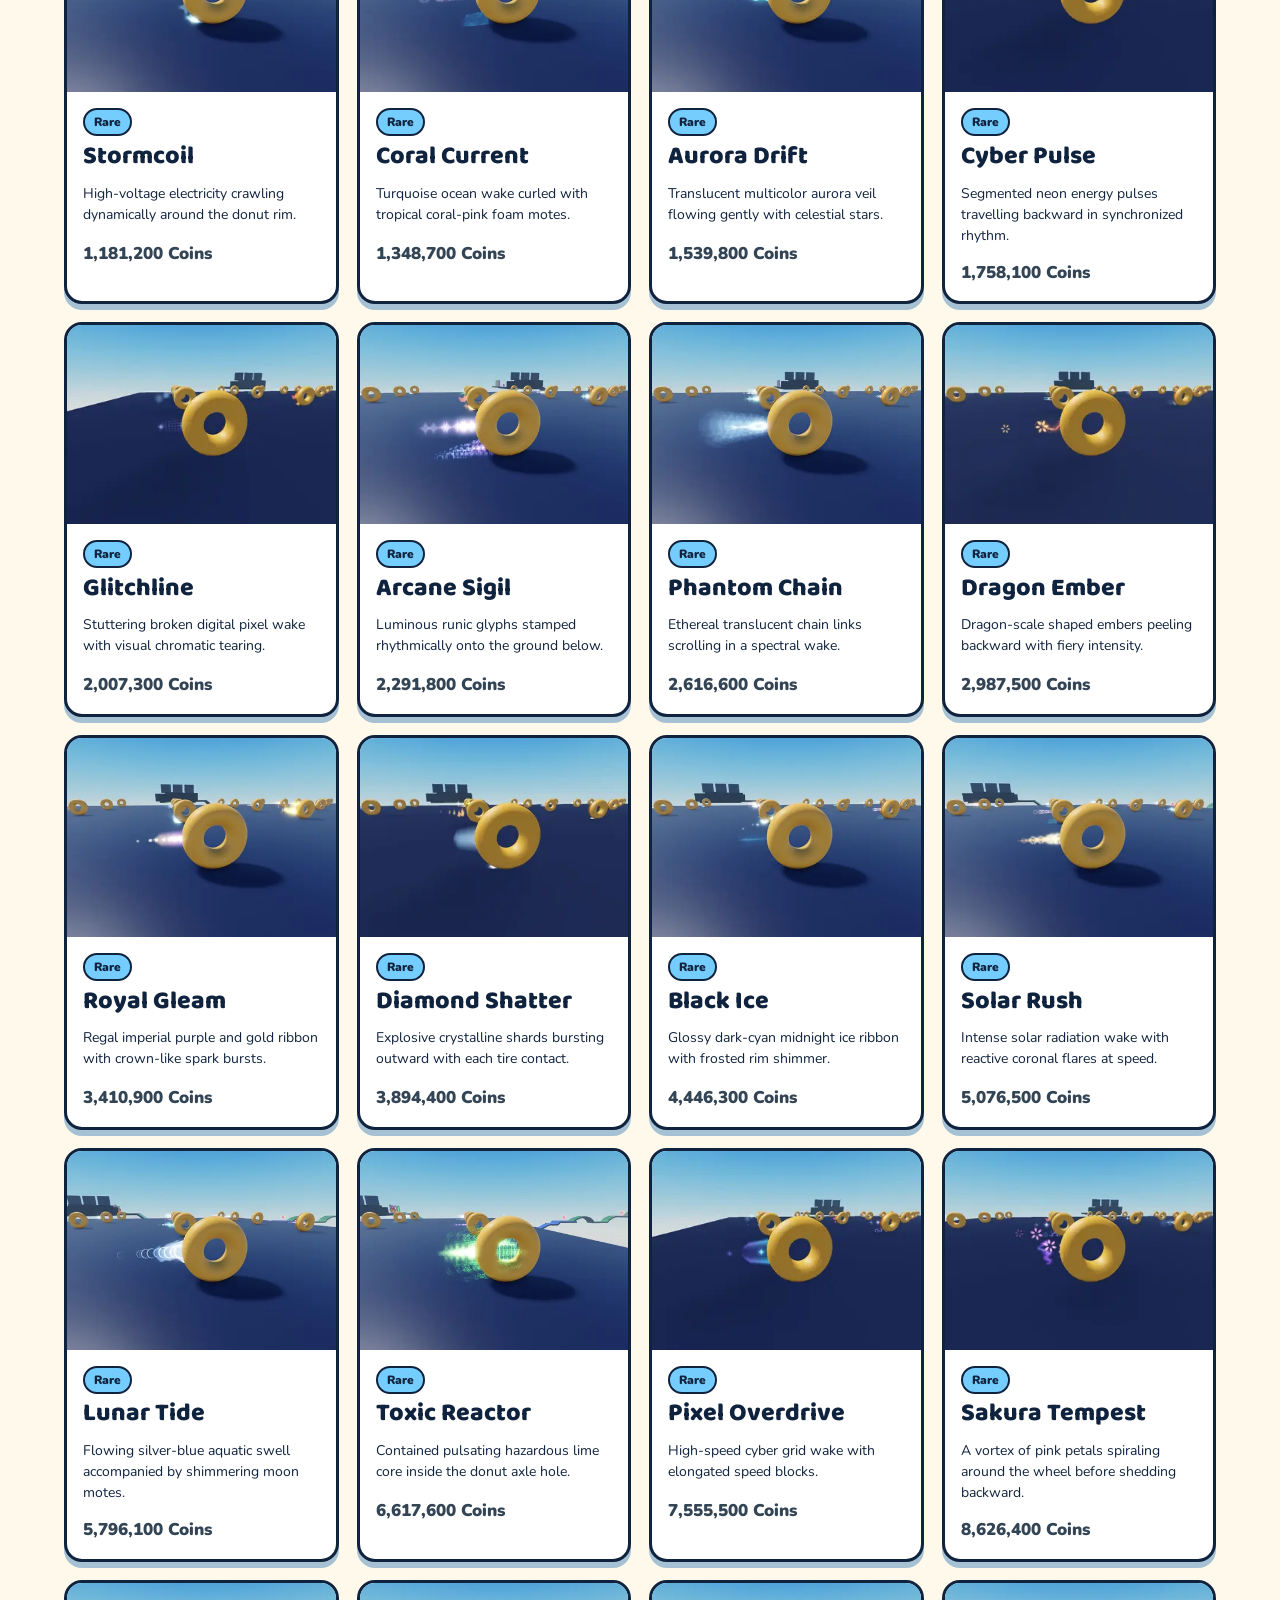
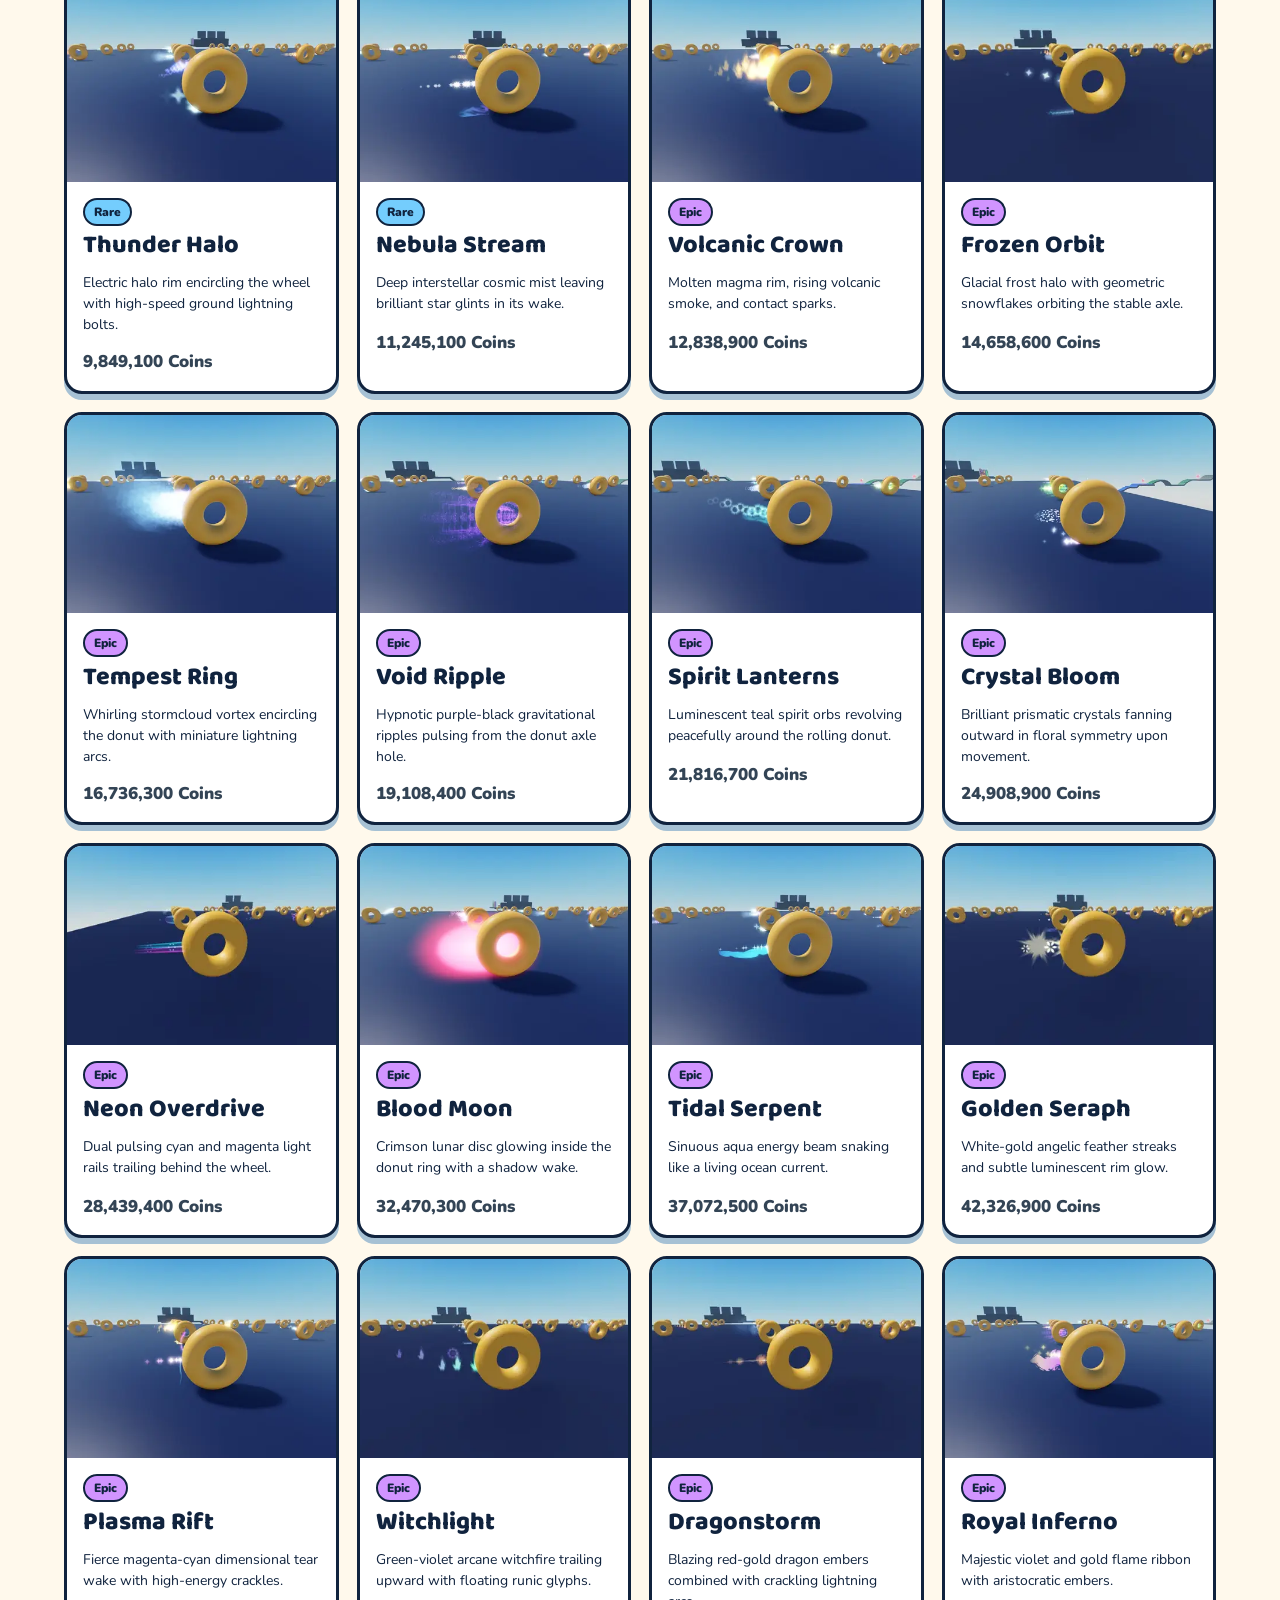
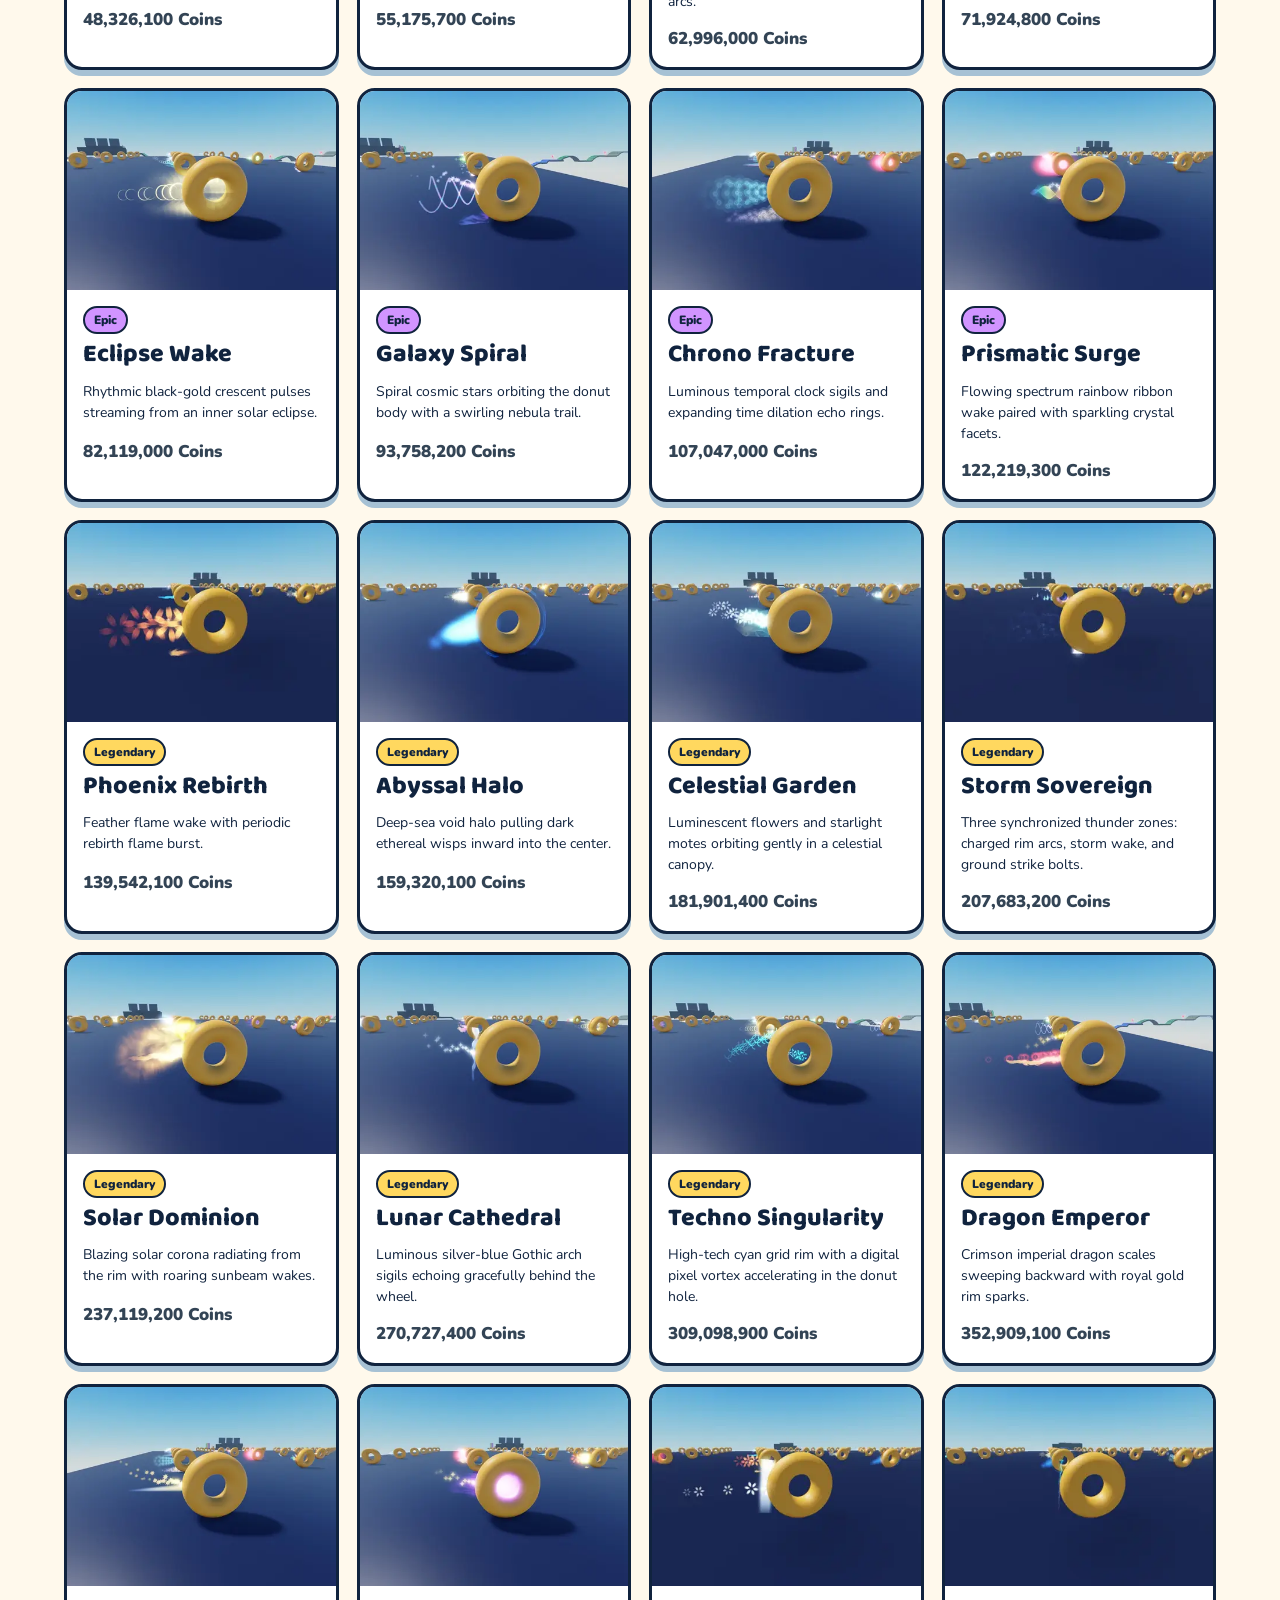
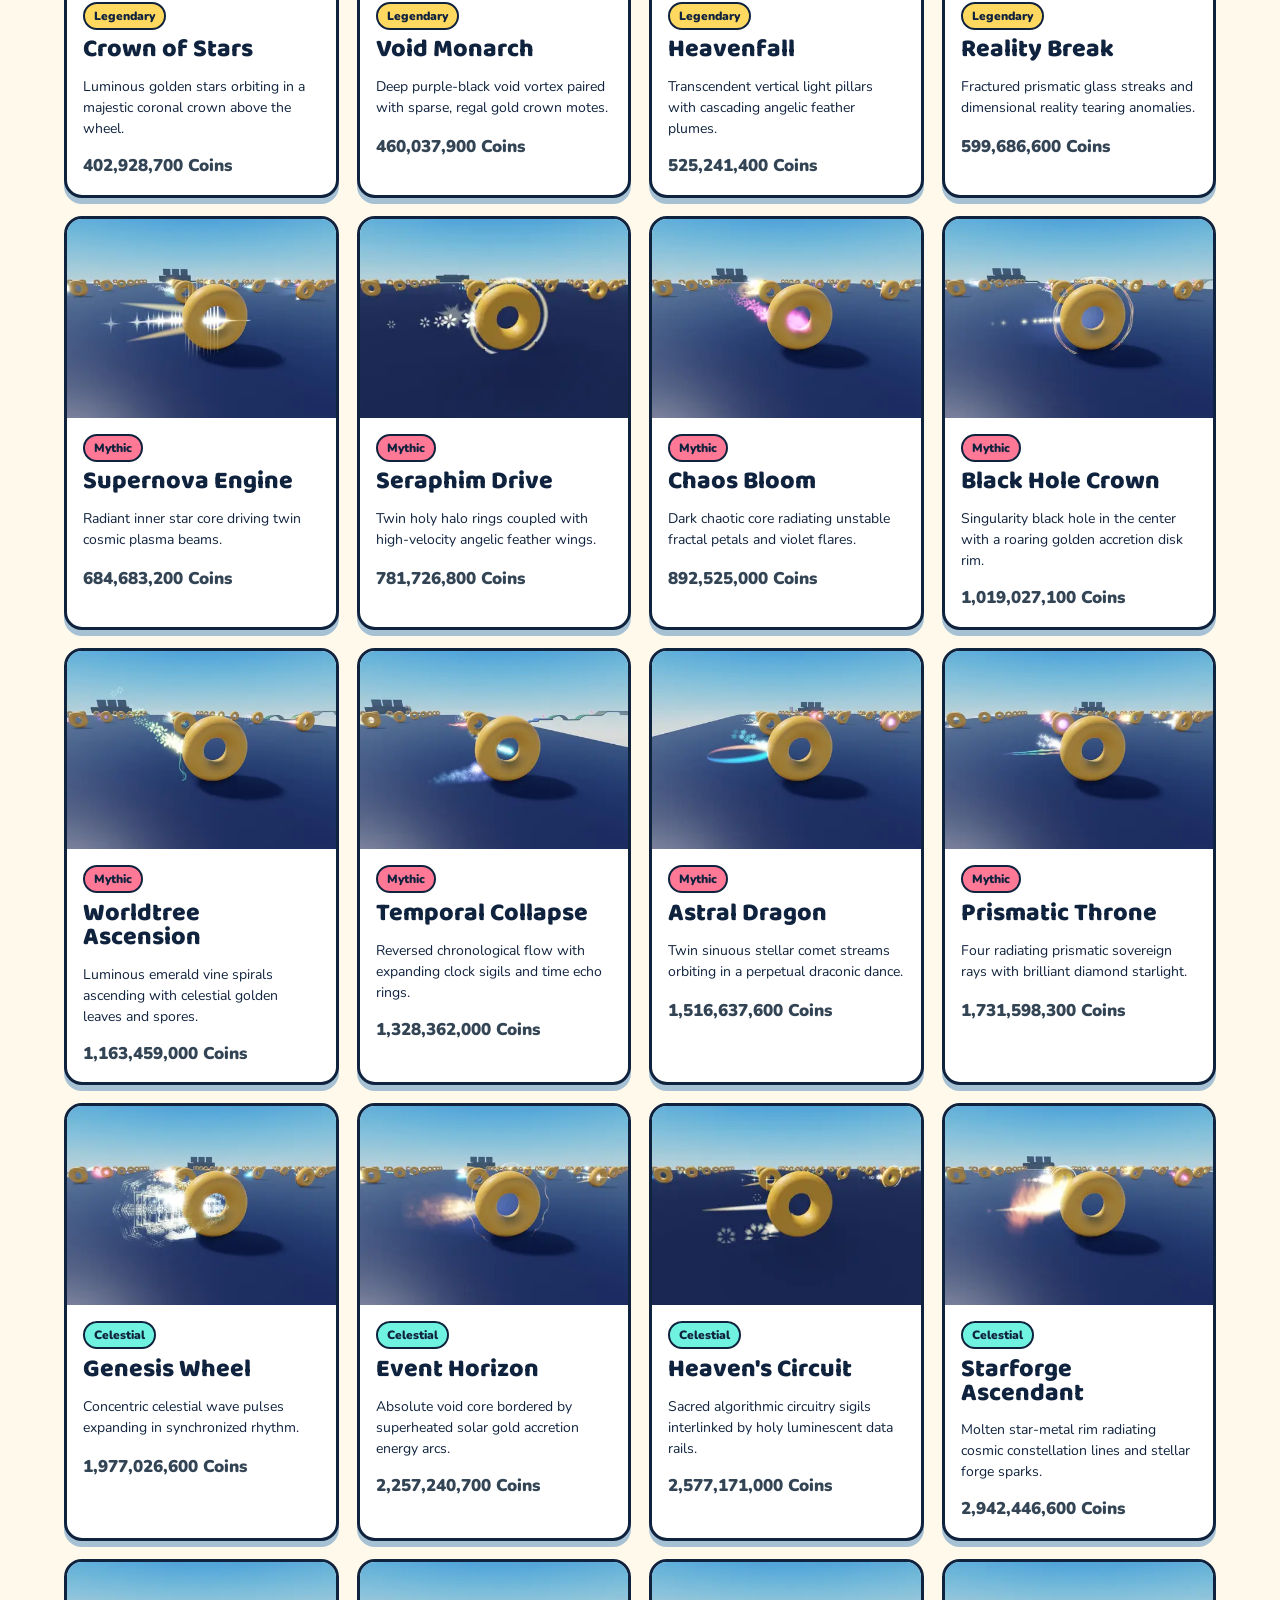
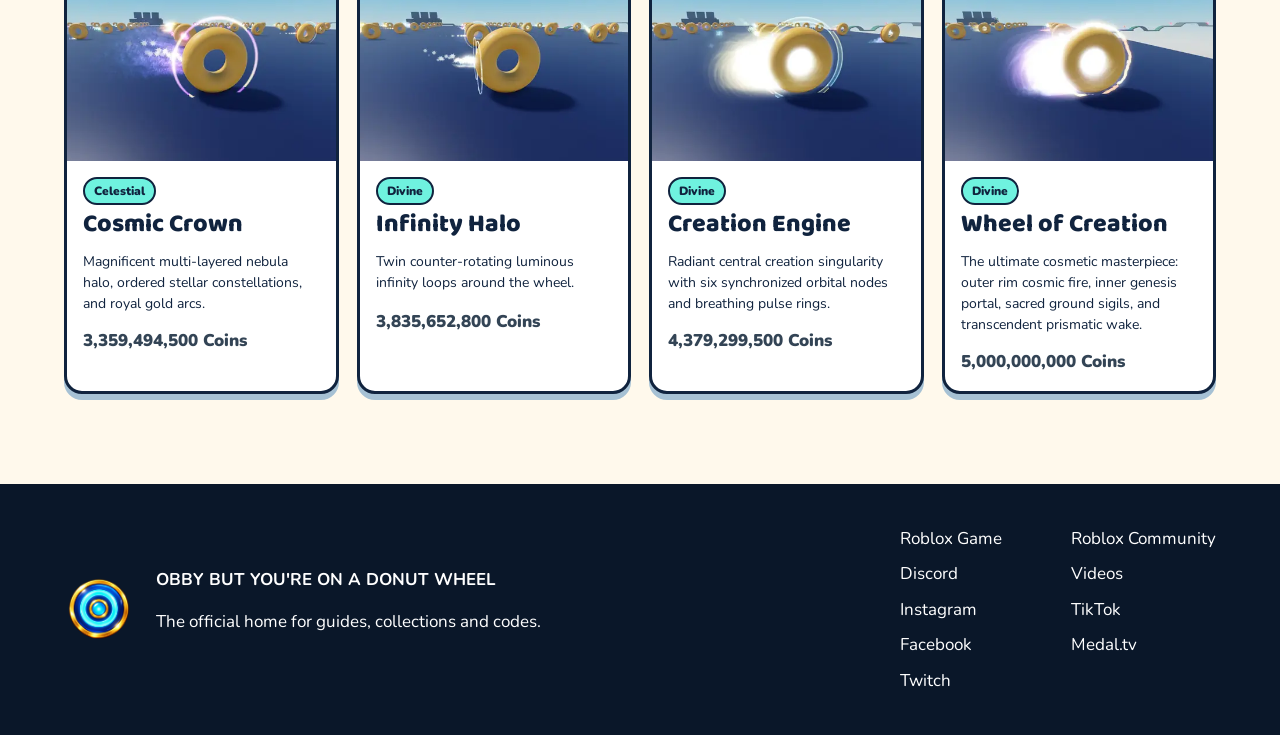
<file: auras/index.html>
<!doctype html><html lang="en"><head><meta charset="utf-8"><meta name="viewport" content="width=device-width,initial-scale=1"><title>Auras | Donut Wheel Obby</title><meta name="description" content="Explore all 100 verified auras with rarity, Coin price, artwork, and effect details in Donut Wheel Obby."><link rel="canonical" href="https://donutwheelobby.games/auras/"><meta property="og:type" content="website"><meta property="og:site_name" content="Donut Wheel Obby"><meta property="og:title" content="Auras | Donut Wheel Obby"><meta property="og:description" content="Explore all 100 verified auras with rarity, Coin price, artwork, and effect details in Donut Wheel Obby."><meta property="og:url" content="https://donutwheelobby.games/auras/"><meta property="og:image" content="https://donutwheelobby.games/assets/thumbnails/hero.png"><meta name="twitter:card" content="summary_large_image"><link rel="icon" href="/assets/branding/game-icon.png"><link rel="stylesheet" href="/styles.css"><link rel="stylesheet" href="/pages.css"><script type="application/ld+json">{"@context":"https://schema.org","@type":"CollectionPage","name":"Auras","description":"Explore all 100 verified auras with rarity, Coin price, artwork, and effect details in Donut Wheel Obby.","url":"https://donutwheelobby.games/auras/","isPartOf":{"@type":"WebSite","name":"Obby But You're on a Donut Wheel","url":"https://donutwheelobby.games/"},"about":{"@type":"VideoGame","name":"Obby But You're on a Donut Wheel","url":"https://donutwheelobby.games/","sameAs":["https://www.roblox.com/games/116189315581111/Obby-But-Youre-on-a-Donut-Wheel","https://www.roblox.com/communities/634448872/Failing-is-Better#!/about","https://discord.gg/8qbxvC3zuS","https://youtu.be/Vah1JB3JuYY","https://www.instagram.com/donutwheelobby?stkn=eWVrcXRvdDRsN284","https://www.tiktok.com/@donutwheelobby","https://www.facebook.com/share/1FJcwU1KgG/","https://medal.tv/u/DonutWheelObby?invite=ur-MSwxamMsODYwMjMwMTg3LA","https://www.twitch.tv/donutwheelobby"]}}</script></head><body><header><a class="brand" href="/"><img src="/assets/branding/game-icon.png" alt="Donut Wheel Obby icon"><span>DONUT WHEEL</span></a><button class="menu" aria-label="Open menu">☰</button><nav><a href="/about/">About</a><a href="/donuts/">Donuts</a><a href="/pets/">Pets</a><a href="/auras/">Auras</a><a href="/codes/">Codes</a><a href="/worlds/">Worlds</a><a href="/how-to-play/">Guide</a><a class="play small" href="https://www.roblox.com/games/116189315581111/Obby-But-Youre-on-a-Donut-Wheel">PLAY NOW</a></nav></header><main><section class="page-hero"><span class="eyebrow">OFFICIAL GAME GUIDE</span><h1>Auras</h1><p>Explore all 100 verified auras with rarity, Coin price, artwork, and effect details in Donut Wheel Obby.</p></section><section class="section prose-intro"><p>Auras add a visual trail and effect to your rolling donut. This index uses the game’s authored names, descriptions, rarity tiers, current Coin price curve, and captured artwork.</p><p>Need the basics first? Read the <a href="/how-to-play/">beginner guide</a>, or check the latest <a href="/codes/">active codes</a>.</p></section><section class="section catalog-page"><div class="toolbar"><input id="catalogSearch" type="search" placeholder="Search auras…" aria-label="Search auras"><select id="catalogRarity"><option value="">All rarities</option><option>Common</option><option>Uncommon</option><option>Rare</option><option>Epic</option><option>Legendary</option><option>Mythic</option><option>Celestial</option><option>Divine</option></select><select id="catalogSort"><option value="default">Game order</option><option value="name">Name A–Z</option><option value="price">Price low–high</option></select></div><p id="catalogResults" class="results">Showing 100 of 100</p><div id="catalogGrid" class="catalog-grid"><article class="card" data-name="dustline" data-rarity="Common" data-price="10000"><div class="card-image"><img loading="lazy" src="/assets/auras/aura-001.webp" alt="Dustline aura"></div><div class="card-body"><span class="badge Common">Common</span><h2>Dustline</h2><p class="desc">A clean dusty wake for your donut.</p><div class="meta"><span>10,000 Coins</span></div></div></article><article class="card" data-name="breeze thread" data-rarity="Common" data-price="11400"><div class="card-image"><img loading="lazy" src="/assets/auras/aura-002.webp" alt="Breeze Thread aura"></div><div class="card-body"><span class="badge Common">Common</span><h2>Breeze Thread</h2><p class="desc">A narrow, soft wind ribbon trailing behind your wheel.</p><div class="meta"><span>11,400 Coins</span></div></div></article><article class="card" data-name="bubble hop" data-rarity="Common" data-price="13000"><div class="card-image"><img loading="lazy" src="/assets/auras/aura-003.webp" alt="Bubble Hop aura"></div><div class="card-body"><span class="badge Common">Common</span><h2>Bubble Hop</h2><p class="desc">Tiny buoyant bubbles released from ground contact.</p><div class="meta"><span>13,000 Coins</span></div></div></article><article class="card" data-name="sprinkle wake" data-rarity="Common" data-price="14800"><div class="card-image"><img loading="lazy" src="/assets/auras/aura-004.webp" alt="Sprinkle Wake aura"></div><div class="card-body"><span class="badge Common">Common</span><h2>Sprinkle Wake</h2><p class="desc">Delightful colorful sprinkles falling from your tire.</p><div class="meta"><span>14,800 Coins</span></div></div></article><article class="card" data-name="leaf drift" data-rarity="Common" data-price="16900"><div class="card-image"><img loading="lazy" src="/assets/auras/aura-005.webp" alt="Leaf Drift aura"></div><div class="card-body"><span class="badge Common">Common</span><h2>Leaf Drift</h2><p class="desc">Gentle forest leaves tumbling in your slipstream.</p><div class="meta"><span>16,900 Coins</span></div></div></article><article class="card" data-name="aqua ribbon" data-rarity="Common" data-price="19400"><div class="card-image"><img loading="lazy" src="/assets/auras/aura-006.webp" alt="Aqua Ribbon aura"></div><div class="card-body"><span class="badge Common">Common</span><h2>Aqua Ribbon</h2><p class="desc">A clean stream of pure azure water following your run.</p><div class="meta"><span>19,400 Coins</span></div></div></article><article class="card" data-name="snow puff" data-rarity="Common" data-price="22100"><div class="card-image"><img loading="lazy" src="/assets/auras/aura-007.webp" alt="Snow Puff aura"></div><div class="card-body"><span class="badge Common">Common</span><h2>Snow Puff</h2><p class="desc">Miniature frost puffs kicking up as the wheel touches down.</p><div class="meta"><span>22,100 Coins</span></div></div></article><article class="card" data-name="sparkstep" data-rarity="Common" data-price="25200"><div class="card-image"><img loading="lazy" src="/assets/auras/aura-008.webp" alt="Sparkstep aura"></div><div class="card-body"><span class="badge Common">Common</span><h2>Sparkstep</h2><p class="desc">Crisp, crackling yellow sparks generated from high wheel friction.</p><div class="meta"><span>25,200 Coins</span></div></div></article><article class="card" data-name="cloudtail" data-rarity="Common" data-price="28800"><div class="card-image"><img loading="lazy" src="/assets/auras/aura-009.webp" alt="Cloudtail aura"></div><div class="card-body"><span class="badge Common">Common</span><h2>Cloudtail</h2><p class="desc">Soft rolling cumulus mist that pillows behind your movement.</p><div class="meta"><span>28,800 Coins</span></div></div></article><article class="card" data-name="petal path" data-rarity="Common" data-price="32900"><div class="card-image"><img loading="lazy" src="/assets/auras/aura-010.webp" alt="Petal Path aura"></div><div class="card-body"><span class="badge Common">Common</span><h2>Petal Path</h2><p class="desc">Fragrant pink flower petals drifting gracefully from the tread.</p><div class="meta"><span>32,900 Coins</span></div></div></article><article class="card" data-name="citrus fizz" data-rarity="Common" data-price="37600"><div class="card-image"><img loading="lazy" src="/assets/auras/aura-011.webp" alt="Citrus Fizz aura"></div><div class="card-body"><span class="badge Common">Common</span><h2>Citrus Fizz</h2><p class="desc">Effervescent orange and lime micro-bubbles popping at your heels.</p><div class="meta"><span>37,600 Coins</span></div></div></article><article class="card" data-name="star crumbs" data-rarity="Common" data-price="42900"><div class="card-image"><img loading="lazy" src="/assets/auras/aura-012.webp" alt="Star Crumbs aura"></div><div class="card-body"><span class="badge Common">Common</span><h2>Star Crumbs</h2><p class="desc">Tiny celestial sparkles sprinkled in a trail behind your donut.</p><div class="meta"><span>42,900 Coins</span></div></div></article><article class="card" data-name="mint mist" data-rarity="Common" data-price="49000"><div class="card-image"><img loading="lazy" src="/assets/auras/aura-013.webp" alt="Mint Mist aura"></div><div class="card-body"><span class="badge Common">Common</span><h2>Mint Mist</h2><p class="desc">A refreshing, ultra-soft mint-green vapor wake.</p><div class="meta"><span>49,000 Coins</span></div></div></article><article class="card" data-name="ember flicker" data-rarity="Common" data-price="56000"><div class="card-image"><img loading="lazy" src="/assets/auras/aura-014.webp" alt="Ember Flicker aura"></div><div class="card-body"><span class="badge Common">Common</span><h2>Ember Flicker</h2><p class="desc">Glowing orange embers rising and peeling away from the wheel.</p><div class="meta"><span>56,000 Coins</span></div></div></article><article class="card" data-name="pixel dust" data-rarity="Common" data-price="63900"><div class="card-image"><img loading="lazy" src="/assets/auras/aura-015.webp" alt="Pixel Dust aura"></div><div class="card-body"><span class="badge Common">Common</span><h2>Pixel Dust</h2><p class="desc">Crisp square digital fragments dropping cleanly away from your run.</p><div class="meta"><span>63,900 Coins</span></div></div></article><article class="card" data-name="rainbow thread" data-rarity="Common" data-price="73000"><div class="card-image"><img loading="lazy" src="/assets/auras/aura-016.webp" alt="Rainbow Thread aura"></div><div class="card-body"><span class="badge Common">Common</span><h2>Rainbow Thread</h2><p class="desc">A single, razor-thin luminous rainbow ribbon wake.</p><div class="meta"><span>73,000 Coins</span></div></div></article><article class="card" data-name="autumn rush" data-rarity="Uncommon" data-price="83300"><div class="card-image"><img loading="lazy" src="/assets/auras/aura-017.webp" alt="Autumn Rush aura"></div><div class="card-body"><span class="badge Uncommon">Uncommon</span><h2>Autumn Rush</h2><p class="desc">Warm autumn ribbon accompanied by drifting leaves.</p><div class="meta"><span>83,300 Coins</span></div></div></article><article class="card" data-name="frostline" data-rarity="Uncommon" data-price="95100"><div class="card-image"><img loading="lazy" src="/assets/auras/aura-018.webp" alt="Frostline aura"></div><div class="card-body"><span class="badge Uncommon">Uncommon</span><h2>Frostline</h2><p class="desc">Chilled crystal ribbon with subtle sparkling diamond glitter.</p><div class="meta"><span>95,100 Coins</span></div></div></article><article class="card" data-name="tidecurl" data-rarity="Uncommon" data-price="108600"><div class="card-image"><img loading="lazy" src="/assets/auras/aura-019.webp" alt="Tidecurl aura"></div><div class="card-body"><span class="badge Uncommon">Uncommon</span><h2>Tidecurl</h2><p class="desc">Swirling tidal ribbon wake accompanied by aquatic bubbles.</p><div class="meta"><span>108,600 Coins</span></div></div></article><article class="card" data-name="heartbeat trail" data-rarity="Uncommon" data-price="124000"><div class="card-image"><img loading="lazy" src="/assets/auras/aura-020.webp" alt="Heartbeat Trail aura"></div><div class="card-body"><span class="badge Uncommon">Uncommon</span><h2>Heartbeat Trail</h2><p class="desc">Rhythmic pulsating pink ribbon accompanied by floating heart motes.</p><div class="meta"><span>124,000 Coins</span></div></div></article><article class="card" data-name="static snap" data-rarity="Uncommon" data-price="141600"><div class="card-image"><img loading="lazy" src="/assets/auras/aura-021.webp" alt="Static Snap aura"></div><div class="card-body"><span class="badge Uncommon">Uncommon</span><h2>Static Snap</h2><p class="desc">Short jagged electric arcs that snap backward with speed.</p><div class="meta"><span>141,600 Coins</span></div></div></article><article class="card" data-name="toxic drip" data-rarity="Uncommon" data-price="161700"><div class="card-image"><img loading="lazy" src="/assets/auras/aura-022.webp" alt="Toxic Drip aura"></div><div class="card-body"><span class="badge Uncommon">Uncommon</span><h2>Toxic Drip</h2><p class="desc">Corrosive neon-green vapor with caustic droplets dripping downward.</p><div class="meta"><span>161,700 Coins</span></div></div></article><article class="card" data-name="sakura stream" data-rarity="Uncommon" data-price="184600"><div class="card-image"><img loading="lazy" src="/assets/auras/aura-023.webp" alt="Sakura Stream aura"></div><div class="card-body"><span class="badge Uncommon">Uncommon</span><h2>Sakura Stream</h2><p class="desc">Flowing cherry blossom ribbon carrying spiral petals in its wake.</p><div class="meta"><span>184,600 Coins</span></div></div></article><article class="card" data-name="honeycomb wake" data-rarity="Uncommon" data-price="210800"><div class="card-image"><img loading="lazy" src="/assets/auras/aura-024.webp" alt="Honeycomb Wake aura"></div><div class="card-body"><span class="badge Uncommon">Uncommon</span><h2>Honeycomb Wake</h2><p class="desc">Geometric golden hex pattern streaming behind your rolling tire.</p><div class="meta"><span>210,800 Coins</span></div></div></article><article class="card" data-name="moon dust" data-rarity="Uncommon" data-price="240700"><div class="card-image"><img loading="lazy" src="/assets/auras/aura-025.webp" alt="Moon Dust aura"></div><div class="card-body"><span class="badge Uncommon">Uncommon</span><h2>Moon Dust</h2><p class="desc">Midnight-blue stardust trail carrying miniature lunar crescents.</p><div class="meta"><span>240,700 Coins</span></div></div></article><article class="card" data-name="sunbeam streak" data-rarity="Uncommon" data-price="274800"><div class="card-image"><img loading="lazy" src="/assets/auras/aura-026.webp" alt="Sunbeam Streak aura"></div><div class="card-body"><span class="badge Uncommon">Uncommon</span><h2>Sunbeam Streak</h2><p class="desc">Radiant golden sunlight beam flowing with brilliant solar flares.</p><div class="meta"><span>274,800 Coins</span></div></div></article><article class="card" data-name="candy comet" data-rarity="Uncommon" data-price="313800"><div class="card-image"><img loading="lazy" src="/assets/auras/aura-027.webp" alt="Candy Comet aura"></div><div class="card-body"><span class="badge Uncommon">Uncommon</span><h2>Candy Comet</h2><p class="desc">Pastel comet profile with sugary confectionery stars peeling away.</p><div class="meta"><span>313,800 Coins</span></div></div></article><article class="card" data-name="emerald glide" data-rarity="Uncommon" data-price="358300"><div class="card-image"><img loading="lazy" src="/assets/auras/aura-028.webp" alt="Emerald Glide aura"></div><div class="card-body"><span class="badge Uncommon">Uncommon</span><h2>Emerald Glide</h2><p class="desc">Polished emerald jewel ribbon accented with pristine facets.</p><div class="meta"><span>358,300 Coins</span></div></div></article><article class="card" data-name="ruby rush" data-rarity="Uncommon" data-price="409100"><div class="card-image"><img loading="lazy" src="/assets/auras/aura-029.webp" alt="Ruby Rush aura"></div><div class="card-body"><span class="badge Uncommon">Uncommon</span><h2>Ruby Rush</h2><p class="desc">Aggressive crimson gemstone wake with sharp crystalline sparks.</p><div class="meta"><span>409,100 Coins</span></div></div></article><article class="card" data-name="neon circuit" data-rarity="Uncommon" data-price="467000"><div class="card-image"><img loading="lazy" src="/assets/auras/aura-030.webp" alt="Neon Circuit aura"></div><div class="card-body"><span class="badge Uncommon">Uncommon</span><h2>Neon Circuit</h2><p class="desc">Scrolling cybernetic motherboard circuitry glowing in cyan and magenta.</p><div class="meta"><span>467,000 Coins</span></div></div></article><article class="card" data-name="ghost wisp" data-rarity="Uncommon" data-price="533200"><div class="card-image"><img loading="lazy" src="/assets/auras/aura-031.webp" alt="Ghost Wisp aura"></div><div class="card-body"><span class="badge Uncommon">Uncommon</span><h2>Ghost Wisp</h2><p class="desc">Supernatural pale cyan soul wisps drifting upwards from the wheel.</p><div class="meta"><span>533,200 Coins</span></div></div></article><article class="card" data-name="magma track" data-rarity="Uncommon" data-price="608800"><div class="card-image"><img loading="lazy" src="/assets/auras/aura-032.webp" alt="Magma Track aura"></div><div class="card-body"><span class="badge Uncommon">Uncommon</span><h2>Magma Track</h2><p class="desc">Molten scorching ground ribbon leaving glowing lava contact sparks.</p><div class="meta"><span>608,800 Coins</span></div></div></article><article class="card" data-name="thunderline" data-rarity="Uncommon" data-price="695100"><div class="card-image"><img loading="lazy" src="/assets/auras/aura-033.webp" alt="Thunderline aura"></div><div class="card-body"><span class="badge Uncommon">Uncommon</span><h2>Thunderline</h2><p class="desc">Rapidly cycling lightning stream flashing in high-voltage blue and white.</p><div class="meta"><span>695,100 Coins</span></div></div></article><article class="card" data-name="prism wake" data-rarity="Uncommon" data-price="793700"><div class="card-image"><img loading="lazy" src="/assets/auras/aura-034.webp" alt="Prism Wake aura"></div><div class="card-body"><span class="badge Uncommon">Uncommon</span><h2>Prism Wake</h2><p class="desc">Polished refractive crystal stream leaving pure white prismatic glints.</p><div class="meta"><span>793,700 Coins</span></div></div></article><article class="card" data-name="blizzard edge" data-rarity="Rare" data-price="906100"><div class="card-image"><img loading="lazy" src="/assets/auras/aura-035.webp" alt="Blizzard Edge aura"></div><div class="card-body"><span class="badge Rare">Rare</span><h2>Blizzard Edge</h2><p class="desc">Crystalline wheel rim frost with crisp ground snow spray.</p><div class="meta"><span>906,100 Coins</span></div></div></article><article class="card" data-name="inferno wake" data-rarity="Rare" data-price="1034600"><div class="card-image"><img loading="lazy" src="/assets/auras/aura-036.webp" alt="Inferno Wake aura"></div><div class="card-body"><span class="badge Rare">Rare</span><h2>Inferno Wake</h2><p class="desc">Dynamic rolling fire wake that stretches backward with rising embers.</p><div class="meta"><span>1,034,600 Coins</span></div></div></article><article class="card" data-name="stormcoil" data-rarity="Rare" data-price="1181200"><div class="card-image"><img loading="lazy" src="/assets/auras/aura-037.webp" alt="Stormcoil aura"></div><div class="card-body"><span class="badge Rare">Rare</span><h2>Stormcoil</h2><p class="desc">High-voltage electricity crawling dynamically around the donut rim.</p><div class="meta"><span>1,181,200 Coins</span></div></div></article><article class="card" data-name="coral current" data-rarity="Rare" data-price="1348700"><div class="card-image"><img loading="lazy" src="/assets/auras/aura-038.webp" alt="Coral Current aura"></div><div class="card-body"><span class="badge Rare">Rare</span><h2>Coral Current</h2><p class="desc">Turquoise ocean wake curled with tropical coral-pink foam motes.</p><div class="meta"><span>1,348,700 Coins</span></div></div></article><article class="card" data-name="aurora drift" data-rarity="Rare" data-price="1539800"><div class="card-image"><img loading="lazy" src="/assets/auras/aura-039.webp" alt="Aurora Drift aura"></div><div class="card-body"><span class="badge Rare">Rare</span><h2>Aurora Drift</h2><p class="desc">Translucent multicolor aurora veil flowing gently with celestial stars.</p><div class="meta"><span>1,539,800 Coins</span></div></div></article><article class="card" data-name="cyber pulse" data-rarity="Rare" data-price="1758100"><div class="card-image"><img loading="lazy" src="/assets/auras/aura-040.webp" alt="Cyber Pulse aura"></div><div class="card-body"><span class="badge Rare">Rare</span><h2>Cyber Pulse</h2><p class="desc">Segmented neon energy pulses travelling backward in synchronized rhythm.</p><div class="meta"><span>1,758,100 Coins</span></div></div></article><article class="card" data-name="glitchline" data-rarity="Rare" data-price="2007300"><div class="card-image"><img loading="lazy" src="/assets/auras/aura-041.webp" alt="Glitchline aura"></div><div class="card-body"><span class="badge Rare">Rare</span><h2>Glitchline</h2><p class="desc">Stuttering broken digital pixel wake with visual chromatic tearing.</p><div class="meta"><span>2,007,300 Coins</span></div></div></article><article class="card" data-name="arcane sigil" data-rarity="Rare" data-price="2291800"><div class="card-image"><img loading="lazy" src="/assets/auras/aura-042.webp" alt="Arcane Sigil aura"></div><div class="card-body"><span class="badge Rare">Rare</span><h2>Arcane Sigil</h2><p class="desc">Luminous runic glyphs stamped rhythmically onto the ground below.</p><div class="meta"><span>2,291,800 Coins</span></div></div></article><article class="card" data-name="phantom chain" data-rarity="Rare" data-price="2616600"><div class="card-image"><img loading="lazy" src="/assets/auras/aura-043.webp" alt="Phantom Chain aura"></div><div class="card-body"><span class="badge Rare">Rare</span><h2>Phantom Chain</h2><p class="desc">Ethereal translucent chain links scrolling in a spectral wake.</p><div class="meta"><span>2,616,600 Coins</span></div></div></article><article class="card" data-name="dragon ember" data-rarity="Rare" data-price="2987500"><div class="card-image"><img loading="lazy" src="/assets/auras/aura-044.webp" alt="Dragon Ember aura"></div><div class="card-body"><span class="badge Rare">Rare</span><h2>Dragon Ember</h2><p class="desc">Dragon-scale shaped embers peeling backward with fiery intensity.</p><div class="meta"><span>2,987,500 Coins</span></div></div></article><article class="card" data-name="royal gleam" data-rarity="Rare" data-price="3410900"><div class="card-image"><img loading="lazy" src="/assets/auras/aura-045.webp" alt="Royal Gleam aura"></div><div class="card-body"><span class="badge Rare">Rare</span><h2>Royal Gleam</h2><p class="desc">Regal imperial purple and gold ribbon with crown-like spark bursts.</p><div class="meta"><span>3,410,900 Coins</span></div></div></article><article class="card" data-name="diamond shatter" data-rarity="Rare" data-price="3894400"><div class="card-image"><img loading="lazy" src="/assets/auras/aura-046.webp" alt="Diamond Shatter aura"></div><div class="card-body"><span class="badge Rare">Rare</span><h2>Diamond Shatter</h2><p class="desc">Explosive crystalline shards bursting outward with each tire contact.</p><div class="meta"><span>3,894,400 Coins</span></div></div></article><article class="card" data-name="black ice" data-rarity="Rare" data-price="4446300"><div class="card-image"><img loading="lazy" src="/assets/auras/aura-047.webp" alt="Black Ice aura"></div><div class="card-body"><span class="badge Rare">Rare</span><h2>Black Ice</h2><p class="desc">Glossy dark-cyan midnight ice ribbon with frosted rim shimmer.</p><div class="meta"><span>4,446,300 Coins</span></div></div></article><article class="card" data-name="solar rush" data-rarity="Rare" data-price="5076500"><div class="card-image"><img loading="lazy" src="/assets/auras/aura-048.webp" alt="Solar Rush aura"></div><div class="card-body"><span class="badge Rare">Rare</span><h2>Solar Rush</h2><p class="desc">Intense solar radiation wake with reactive coronal flares at speed.</p><div class="meta"><span>5,076,500 Coins</span></div></div></article><article class="card" data-name="lunar tide" data-rarity="Rare" data-price="5796100"><div class="card-image"><img loading="lazy" src="/assets/auras/aura-049.webp" alt="Lunar Tide aura"></div><div class="card-body"><span class="badge Rare">Rare</span><h2>Lunar Tide</h2><p class="desc">Flowing silver-blue aquatic swell accompanied by shimmering moon motes.</p><div class="meta"><span>5,796,100 Coins</span></div></div></article><article class="card" data-name="toxic reactor" data-rarity="Rare" data-price="6617600"><div class="card-image"><img loading="lazy" src="/assets/auras/aura-050.webp" alt="Toxic Reactor aura"></div><div class="card-body"><span class="badge Rare">Rare</span><h2>Toxic Reactor</h2><p class="desc">Contained pulsating hazardous lime core inside the donut axle hole.</p><div class="meta"><span>6,617,600 Coins</span></div></div></article><article class="card" data-name="pixel overdrive" data-rarity="Rare" data-price="7555500"><div class="card-image"><img loading="lazy" src="/assets/auras/aura-051.webp" alt="Pixel Overdrive aura"></div><div class="card-body"><span class="badge Rare">Rare</span><h2>Pixel Overdrive</h2><p class="desc">High-speed cyber grid wake with elongated speed blocks.</p><div class="meta"><span>7,555,500 Coins</span></div></div></article><article class="card" data-name="sakura tempest" data-rarity="Rare" data-price="8626400"><div class="card-image"><img loading="lazy" src="/assets/auras/aura-052.webp" alt="Sakura Tempest aura"></div><div class="card-body"><span class="badge Rare">Rare</span><h2>Sakura Tempest</h2><p class="desc">A vortex of pink petals spiraling around the wheel before shedding backward.</p><div class="meta"><span>8,626,400 Coins</span></div></div></article><article class="card" data-name="thunder halo" data-rarity="Rare" data-price="9849100"><div class="card-image"><img loading="lazy" src="/assets/auras/aura-053.webp" alt="Thunder Halo aura"></div><div class="card-body"><span class="badge Rare">Rare</span><h2>Thunder Halo</h2><p class="desc">Electric halo rim encircling the wheel with high-speed ground lightning bolts.</p><div class="meta"><span>9,849,100 Coins</span></div></div></article><article class="card" data-name="nebula stream" data-rarity="Rare" data-price="11245100"><div class="card-image"><img loading="lazy" src="/assets/auras/aura-054.webp" alt="Nebula Stream aura"></div><div class="card-body"><span class="badge Rare">Rare</span><h2>Nebula Stream</h2><p class="desc">Deep interstellar cosmic mist leaving brilliant star glints in its wake.</p><div class="meta"><span>11,245,100 Coins</span></div></div></article><article class="card" data-name="volcanic crown" data-rarity="Epic" data-price="12838900"><div class="card-image"><img loading="lazy" src="/assets/auras/aura-055.webp" alt="Volcanic Crown aura"></div><div class="card-body"><span class="badge Epic">Epic</span><h2>Volcanic Crown</h2><p class="desc">Molten magma rim, rising volcanic smoke, and contact sparks.</p><div class="meta"><span>12,838,900 Coins</span></div></div></article><article class="card" data-name="frozen orbit" data-rarity="Epic" data-price="14658600"><div class="card-image"><img loading="lazy" src="/assets/auras/aura-056.webp" alt="Frozen Orbit aura"></div><div class="card-body"><span class="badge Epic">Epic</span><h2>Frozen Orbit</h2><p class="desc">Glacial frost halo with geometric snowflakes orbiting the stable axle.</p><div class="meta"><span>14,658,600 Coins</span></div></div></article><article class="card" data-name="tempest ring" data-rarity="Epic" data-price="16736300"><div class="card-image"><img loading="lazy" src="/assets/auras/aura-057.webp" alt="Tempest Ring aura"></div><div class="card-body"><span class="badge Epic">Epic</span><h2>Tempest Ring</h2><p class="desc">Whirling stormcloud vortex encircling the donut with miniature lightning arcs.</p><div class="meta"><span>16,736,300 Coins</span></div></div></article><article class="card" data-name="void ripple" data-rarity="Epic" data-price="19108400"><div class="card-image"><img loading="lazy" src="/assets/auras/aura-058.webp" alt="Void Ripple aura"></div><div class="card-body"><span class="badge Epic">Epic</span><h2>Void Ripple</h2><p class="desc">Hypnotic purple-black gravitational ripples pulsing from the donut axle hole.</p><div class="meta"><span>19,108,400 Coins</span></div></div></article><article class="card" data-name="spirit lanterns" data-rarity="Epic" data-price="21816700"><div class="card-image"><img loading="lazy" src="/assets/auras/aura-059.webp" alt="Spirit Lanterns aura"></div><div class="card-body"><span class="badge Epic">Epic</span><h2>Spirit Lanterns</h2><p class="desc">Luminescent teal spirit orbs revolving peacefully around the rolling donut.</p><div class="meta"><span>21,816,700 Coins</span></div></div></article><article class="card" data-name="crystal bloom" data-rarity="Epic" data-price="24908900"><div class="card-image"><img loading="lazy" src="/assets/auras/aura-060.webp" alt="Crystal Bloom aura"></div><div class="card-body"><span class="badge Epic">Epic</span><h2>Crystal Bloom</h2><p class="desc">Brilliant prismatic crystals fanning outward in floral symmetry upon movement.</p><div class="meta"><span>24,908,900 Coins</span></div></div></article><article class="card" data-name="neon overdrive" data-rarity="Epic" data-price="28439400"><div class="card-image"><img loading="lazy" src="/assets/auras/aura-061.webp" alt="Neon Overdrive aura"></div><div class="card-body"><span class="badge Epic">Epic</span><h2>Neon Overdrive</h2><p class="desc">Dual pulsing cyan and magenta light rails trailing behind the wheel.</p><div class="meta"><span>28,439,400 Coins</span></div></div></article><article class="card" data-name="blood moon" data-rarity="Epic" data-price="32470300"><div class="card-image"><img loading="lazy" src="/assets/auras/aura-062.webp" alt="Blood Moon aura"></div><div class="card-body"><span class="badge Epic">Epic</span><h2>Blood Moon</h2><p class="desc">Crimson lunar disc glowing inside the donut ring with a shadow wake.</p><div class="meta"><span>32,470,300 Coins</span></div></div></article><article class="card" data-name="tidal serpent" data-rarity="Epic" data-price="37072500"><div class="card-image"><img loading="lazy" src="/assets/auras/aura-063.webp" alt="Tidal Serpent aura"></div><div class="card-body"><span class="badge Epic">Epic</span><h2>Tidal Serpent</h2><p class="desc">Sinuous aqua energy beam snaking like a living ocean current.</p><div class="meta"><span>37,072,500 Coins</span></div></div></article><article class="card" data-name="golden seraph" data-rarity="Epic" data-price="42326900"><div class="card-image"><img loading="lazy" src="/assets/auras/aura-064.webp" alt="Golden Seraph aura"></div><div class="card-body"><span class="badge Epic">Epic</span><h2>Golden Seraph</h2><p class="desc">White-gold angelic feather streaks and subtle luminescent rim glow.</p><div class="meta"><span>42,326,900 Coins</span></div></div></article><article class="card" data-name="plasma rift" data-rarity="Epic" data-price="48326100"><div class="card-image"><img loading="lazy" src="/assets/auras/aura-065.webp" alt="Plasma Rift aura"></div><div class="card-body"><span class="badge Epic">Epic</span><h2>Plasma Rift</h2><p class="desc">Fierce magenta-cyan dimensional tear wake with high-energy crackles.</p><div class="meta"><span>48,326,100 Coins</span></div></div></article><article class="card" data-name="witchlight" data-rarity="Epic" data-price="55175700"><div class="card-image"><img loading="lazy" src="/assets/auras/aura-066.webp" alt="Witchlight aura"></div><div class="card-body"><span class="badge Epic">Epic</span><h2>Witchlight</h2><p class="desc">Green-violet arcane witchfire trailing upward with floating runic glyphs.</p><div class="meta"><span>55,175,700 Coins</span></div></div></article><article class="card" data-name="dragonstorm" data-rarity="Epic" data-price="62996000"><div class="card-image"><img loading="lazy" src="/assets/auras/aura-067.webp" alt="Dragonstorm aura"></div><div class="card-body"><span class="badge Epic">Epic</span><h2>Dragonstorm</h2><p class="desc">Blazing red-gold dragon embers combined with crackling lightning arcs.</p><div class="meta"><span>62,996,000 Coins</span></div></div></article><article class="card" data-name="royal inferno" data-rarity="Epic" data-price="71924800"><div class="card-image"><img loading="lazy" src="/assets/auras/aura-068.webp" alt="Royal Inferno aura"></div><div class="card-body"><span class="badge Epic">Epic</span><h2>Royal Inferno</h2><p class="desc">Majestic violet and gold flame ribbon with aristocratic embers.</p><div class="meta"><span>71,924,800 Coins</span></div></div></article><article class="card" data-name="eclipse wake" data-rarity="Epic" data-price="82119000"><div class="card-image"><img loading="lazy" src="/assets/auras/aura-069.webp" alt="Eclipse Wake aura"></div><div class="card-body"><span class="badge Epic">Epic</span><h2>Eclipse Wake</h2><p class="desc">Rhythmic black-gold crescent pulses streaming from an inner solar eclipse.</p><div class="meta"><span>82,119,000 Coins</span></div></div></article><article class="card" data-name="galaxy spiral" data-rarity="Epic" data-price="93758200"><div class="card-image"><img loading="lazy" src="/assets/auras/aura-070.webp" alt="Galaxy Spiral aura"></div><div class="card-body"><span class="badge Epic">Epic</span><h2>Galaxy Spiral</h2><p class="desc">Spiral cosmic stars orbiting the donut body with a swirling nebula trail.</p><div class="meta"><span>93,758,200 Coins</span></div></div></article><article class="card" data-name="chrono fracture" data-rarity="Epic" data-price="107047000"><div class="card-image"><img loading="lazy" src="/assets/auras/aura-071.webp" alt="Chrono Fracture aura"></div><div class="card-body"><span class="badge Epic">Epic</span><h2>Chrono Fracture</h2><p class="desc">Luminous temporal clock sigils and expanding time dilation echo rings.</p><div class="meta"><span>107,047,000 Coins</span></div></div></article><article class="card" data-name="prismatic surge" data-rarity="Epic" data-price="122219300"><div class="card-image"><img loading="lazy" src="/assets/auras/aura-072.webp" alt="Prismatic Surge aura"></div><div class="card-body"><span class="badge Epic">Epic</span><h2>Prismatic Surge</h2><p class="desc">Flowing spectrum rainbow ribbon wake paired with sparkling crystal facets.</p><div class="meta"><span>122,219,300 Coins</span></div></div></article><article class="card" data-name="phoenix rebirth" data-rarity="Legendary" data-price="139542100"><div class="card-image"><img loading="lazy" src="/assets/auras/aura-073.webp" alt="Phoenix Rebirth aura"></div><div class="card-body"><span class="badge Legendary">Legendary</span><h2>Phoenix Rebirth</h2><p class="desc">Feather flame wake with periodic rebirth flame burst.</p><div class="meta"><span>139,542,100 Coins</span></div></div></article><article class="card" data-name="abyssal halo" data-rarity="Legendary" data-price="159320100"><div class="card-image"><img loading="lazy" src="/assets/auras/aura-074.webp" alt="Abyssal Halo aura"></div><div class="card-body"><span class="badge Legendary">Legendary</span><h2>Abyssal Halo</h2><p class="desc">Deep-sea void halo pulling dark ethereal wisps inward into the center.</p><div class="meta"><span>159,320,100 Coins</span></div></div></article><article class="card" data-name="celestial garden" data-rarity="Legendary" data-price="181901400"><div class="card-image"><img loading="lazy" src="/assets/auras/aura-075.webp" alt="Celestial Garden aura"></div><div class="card-body"><span class="badge Legendary">Legendary</span><h2>Celestial Garden</h2><p class="desc">Luminescent flowers and starlight motes orbiting gently in a celestial canopy.</p><div class="meta"><span>181,901,400 Coins</span></div></div></article><article class="card" data-name="storm sovereign" data-rarity="Legendary" data-price="207683200"><div class="card-image"><img loading="lazy" src="/assets/auras/aura-076.webp" alt="Storm Sovereign aura"></div><div class="card-body"><span class="badge Legendary">Legendary</span><h2>Storm Sovereign</h2><p class="desc">Three synchronized thunder zones: charged rim arcs, storm wake, and ground strike bolts.</p><div class="meta"><span>207,683,200 Coins</span></div></div></article><article class="card" data-name="solar dominion" data-rarity="Legendary" data-price="237119200"><div class="card-image"><img loading="lazy" src="/assets/auras/aura-077.webp" alt="Solar Dominion aura"></div><div class="card-body"><span class="badge Legendary">Legendary</span><h2>Solar Dominion</h2><p class="desc">Blazing solar corona radiating from the rim with roaring sunbeam wakes.</p><div class="meta"><span>237,119,200 Coins</span></div></div></article><article class="card" data-name="lunar cathedral" data-rarity="Legendary" data-price="270727400"><div class="card-image"><img loading="lazy" src="/assets/auras/aura-078.webp" alt="Lunar Cathedral aura"></div><div class="card-body"><span class="badge Legendary">Legendary</span><h2>Lunar Cathedral</h2><p class="desc">Luminous silver-blue Gothic arch sigils echoing gracefully behind the wheel.</p><div class="meta"><span>270,727,400 Coins</span></div></div></article><article class="card" data-name="techno singularity" data-rarity="Legendary" data-price="309098900"><div class="card-image"><img loading="lazy" src="/assets/auras/aura-079.webp" alt="Techno Singularity aura"></div><div class="card-body"><span class="badge Legendary">Legendary</span><h2>Techno Singularity</h2><p class="desc">High-tech cyan grid rim with a digital pixel vortex accelerating in the donut hole.</p><div class="meta"><span>309,098,900 Coins</span></div></div></article><article class="card" data-name="dragon emperor" data-rarity="Legendary" data-price="352909100"><div class="card-image"><img loading="lazy" src="/assets/auras/aura-080.webp" alt="Dragon Emperor aura"></div><div class="card-body"><span class="badge Legendary">Legendary</span><h2>Dragon Emperor</h2><p class="desc">Crimson imperial dragon scales sweeping backward with royal gold rim sparks.</p><div class="meta"><span>352,909,100 Coins</span></div></div></article><article class="card" data-name="crown of stars" data-rarity="Legendary" data-price="402928700"><div class="card-image"><img loading="lazy" src="/assets/auras/aura-081.webp" alt="Crown of Stars aura"></div><div class="card-body"><span class="badge Legendary">Legendary</span><h2>Crown of Stars</h2><p class="desc">Luminous golden stars orbiting in a majestic coronal crown above the wheel.</p><div class="meta"><span>402,928,700 Coins</span></div></div></article><article class="card" data-name="void monarch" data-rarity="Legendary" data-price="460037900"><div class="card-image"><img loading="lazy" src="/assets/auras/aura-082.webp" alt="Void Monarch aura"></div><div class="card-body"><span class="badge Legendary">Legendary</span><h2>Void Monarch</h2><p class="desc">Deep purple-black void vortex paired with sparse, regal gold crown motes.</p><div class="meta"><span>460,037,900 Coins</span></div></div></article><article class="card" data-name="heavenfall" data-rarity="Legendary" data-price="525241400"><div class="card-image"><img loading="lazy" src="/assets/auras/aura-083.webp" alt="Heavenfall aura"></div><div class="card-body"><span class="badge Legendary">Legendary</span><h2>Heavenfall</h2><p class="desc">Transcendent vertical light pillars with cascading angelic feather plumes.</p><div class="meta"><span>525,241,400 Coins</span></div></div></article><article class="card" data-name="reality break" data-rarity="Legendary" data-price="599686600"><div class="card-image"><img loading="lazy" src="/assets/auras/aura-084.webp" alt="Reality Break aura"></div><div class="card-body"><span class="badge Legendary">Legendary</span><h2>Reality Break</h2><p class="desc">Fractured prismatic glass streaks and dimensional reality tearing anomalies.</p><div class="meta"><span>599,686,600 Coins</span></div></div></article><article class="card" data-name="supernova engine" data-rarity="Mythic" data-price="684683200"><div class="card-image"><img loading="lazy" src="/assets/auras/aura-085.webp" alt="Supernova Engine aura"></div><div class="card-body"><span class="badge Mythic">Mythic</span><h2>Supernova Engine</h2><p class="desc">Radiant inner star core driving twin cosmic plasma beams.</p><div class="meta"><span>684,683,200 Coins</span></div></div></article><article class="card" data-name="seraphim drive" data-rarity="Mythic" data-price="781726800"><div class="card-image"><img loading="lazy" src="/assets/auras/aura-086.webp" alt="Seraphim Drive aura"></div><div class="card-body"><span class="badge Mythic">Mythic</span><h2>Seraphim Drive</h2><p class="desc">Twin holy halo rings coupled with high-velocity angelic feather wings.</p><div class="meta"><span>781,726,800 Coins</span></div></div></article><article class="card" data-name="chaos bloom" data-rarity="Mythic" data-price="892525000"><div class="card-image"><img loading="lazy" src="/assets/auras/aura-087.webp" alt="Chaos Bloom aura"></div><div class="card-body"><span class="badge Mythic">Mythic</span><h2>Chaos Bloom</h2><p class="desc">Dark chaotic core radiating unstable fractal petals and violet flares.</p><div class="meta"><span>892,525,000 Coins</span></div></div></article><article class="card" data-name="black hole crown" data-rarity="Mythic" data-price="1019027100"><div class="card-image"><img loading="lazy" src="/assets/auras/aura-088.webp" alt="Black Hole Crown aura"></div><div class="card-body"><span class="badge Mythic">Mythic</span><h2>Black Hole Crown</h2><p class="desc">Singularity black hole in the center with a roaring golden accretion disk rim.</p><div class="meta"><span>1,019,027,100 Coins</span></div></div></article><article class="card" data-name="worldtree ascension" data-rarity="Mythic" data-price="1163459000"><div class="card-image"><img loading="lazy" src="/assets/auras/aura-089.webp" alt="Worldtree Ascension aura"></div><div class="card-body"><span class="badge Mythic">Mythic</span><h2>Worldtree Ascension</h2><p class="desc">Luminous emerald vine spirals ascending with celestial golden leaves and spores.</p><div class="meta"><span>1,163,459,000 Coins</span></div></div></article><article class="card" data-name="temporal collapse" data-rarity="Mythic" data-price="1328362000"><div class="card-image"><img loading="lazy" src="/assets/auras/aura-090.webp" alt="Temporal Collapse aura"></div><div class="card-body"><span class="badge Mythic">Mythic</span><h2>Temporal Collapse</h2><p class="desc">Reversed chronological flow with expanding clock sigils and time echo rings.</p><div class="meta"><span>1,328,362,000 Coins</span></div></div></article><article class="card" data-name="astral dragon" data-rarity="Mythic" data-price="1516637600"><div class="card-image"><img loading="lazy" src="/assets/auras/aura-091.webp" alt="Astral Dragon aura"></div><div class="card-body"><span class="badge Mythic">Mythic</span><h2>Astral Dragon</h2><p class="desc">Twin sinuous stellar comet streams orbiting in a perpetual draconic dance.</p><div class="meta"><span>1,516,637,600 Coins</span></div></div></article><article class="card" data-name="prismatic throne" data-rarity="Mythic" data-price="1731598300"><div class="card-image"><img loading="lazy" src="/assets/auras/aura-092.webp" alt="Prismatic Throne aura"></div><div class="card-body"><span class="badge Mythic">Mythic</span><h2>Prismatic Throne</h2><p class="desc">Four radiating prismatic sovereign rays with brilliant diamond starlight.</p><div class="meta"><span>1,731,598,300 Coins</span></div></div></article><article class="card" data-name="genesis wheel" data-rarity="Celestial" data-price="1977026600"><div class="card-image"><img loading="lazy" src="/assets/auras/aura-093.webp" alt="Genesis Wheel aura"></div><div class="card-body"><span class="badge Celestial">Celestial</span><h2>Genesis Wheel</h2><p class="desc">Concentric celestial wave pulses expanding in synchronized rhythm.</p><div class="meta"><span>1,977,026,600 Coins</span></div></div></article><article class="card" data-name="event horizon" data-rarity="Celestial" data-price="2257240700"><div class="card-image"><img loading="lazy" src="/assets/auras/aura-094.webp" alt="Event Horizon aura"></div><div class="card-body"><span class="badge Celestial">Celestial</span><h2>Event Horizon</h2><p class="desc">Absolute void core bordered by superheated solar gold accretion energy arcs.</p><div class="meta"><span>2,257,240,700 Coins</span></div></div></article><article class="card" data-name="heaven&#39;s circuit" data-rarity="Celestial" data-price="2577171000"><div class="card-image"><img loading="lazy" src="/assets/auras/aura-095.webp" alt="Heaven&#39;s Circuit aura"></div><div class="card-body"><span class="badge Celestial">Celestial</span><h2>Heaven&#39;s Circuit</h2><p class="desc">Sacred algorithmic circuitry sigils interlinked by holy luminescent data rails.</p><div class="meta"><span>2,577,171,000 Coins</span></div></div></article><article class="card" data-name="starforge ascendant" data-rarity="Celestial" data-price="2942446600"><div class="card-image"><img loading="lazy" src="/assets/auras/aura-096.webp" alt="Starforge Ascendant aura"></div><div class="card-body"><span class="badge Celestial">Celestial</span><h2>Starforge Ascendant</h2><p class="desc">Molten star-metal rim radiating cosmic constellation lines and stellar forge sparks.</p><div class="meta"><span>2,942,446,600 Coins</span></div></div></article><article class="card" data-name="cosmic crown" data-rarity="Celestial" data-price="3359494500"><div class="card-image"><img loading="lazy" src="/assets/auras/aura-097.webp" alt="Cosmic Crown aura"></div><div class="card-body"><span class="badge Celestial">Celestial</span><h2>Cosmic Crown</h2><p class="desc">Magnificent multi-layered nebula halo, ordered stellar constellations, and royal gold arcs.</p><div class="meta"><span>3,359,494,500 Coins</span></div></div></article><article class="card" data-name="infinity halo" data-rarity="Divine" data-price="3835652800"><div class="card-image"><img loading="lazy" src="/assets/auras/aura-098.webp" alt="Infinity Halo aura"></div><div class="card-body"><span class="badge Divine">Divine</span><h2>Infinity Halo</h2><p class="desc">Twin counter-rotating luminous infinity loops around the wheel.</p><div class="meta"><span>3,835,652,800 Coins</span></div></div></article><article class="card" data-name="creation engine" data-rarity="Divine" data-price="4379299500"><div class="card-image"><img loading="lazy" src="/assets/auras/aura-099.webp" alt="Creation Engine aura"></div><div class="card-body"><span class="badge Divine">Divine</span><h2>Creation Engine</h2><p class="desc">Radiant central creation singularity with six synchronized orbital nodes and breathing pulse rings.</p><div class="meta"><span>4,379,299,500 Coins</span></div></div></article><article class="card" data-name="wheel of creation" data-rarity="Divine" data-price="5000000000"><div class="card-image"><img loading="lazy" src="/assets/auras/aura-100.webp" alt="Wheel of Creation aura"></div><div class="card-body"><span class="badge Divine">Divine</span><h2>Wheel of Creation</h2><p class="desc">The ultimate cosmetic masterpiece: outer rim cosmic fire, inner genesis portal, sacred ground sigils, and transcendent prismatic wake.</p><div class="meta"><span>5,000,000,000 Coins</span></div></div></article></div></section><script src="/catalog-page.js"></script></main><footer><img src="/assets/branding/game-icon.png" alt="Donut Wheel Obby logo"><div><b>OBBY BUT YOU'RE ON A DONUT WHEEL</b><p>The official home for guides, collections and codes.</p></div><div class="footer-links"><a href="https://www.roblox.com/games/116189315581111/Obby-But-Youre-on-a-Donut-Wheel">Roblox Game</a><a href="https://www.roblox.com/communities/634448872/Failing-is-Better#!/about">Roblox Community</a><a href="https://discord.gg/8qbxvC3zuS">Discord</a><a href="/videos/">Videos</a><a href="https://www.instagram.com/donutwheelobby?stkn=eWVrcXRvdDRsN284">Instagram</a><a href="https://www.tiktok.com/@donutwheelobby">TikTok</a><a href="https://www.facebook.com/share/1FJcwU1KgG/">Facebook</a><a href="https://medal.tv/u/DonutWheelObby?invite=ur-MSwxamMsODYwMjMwMTg3LA">Medal.tv</a><a href="https://www.twitch.tv/donutwheelobby">Twitch</a></div></footer><script src="/site.js"></script></body></html>
</file>
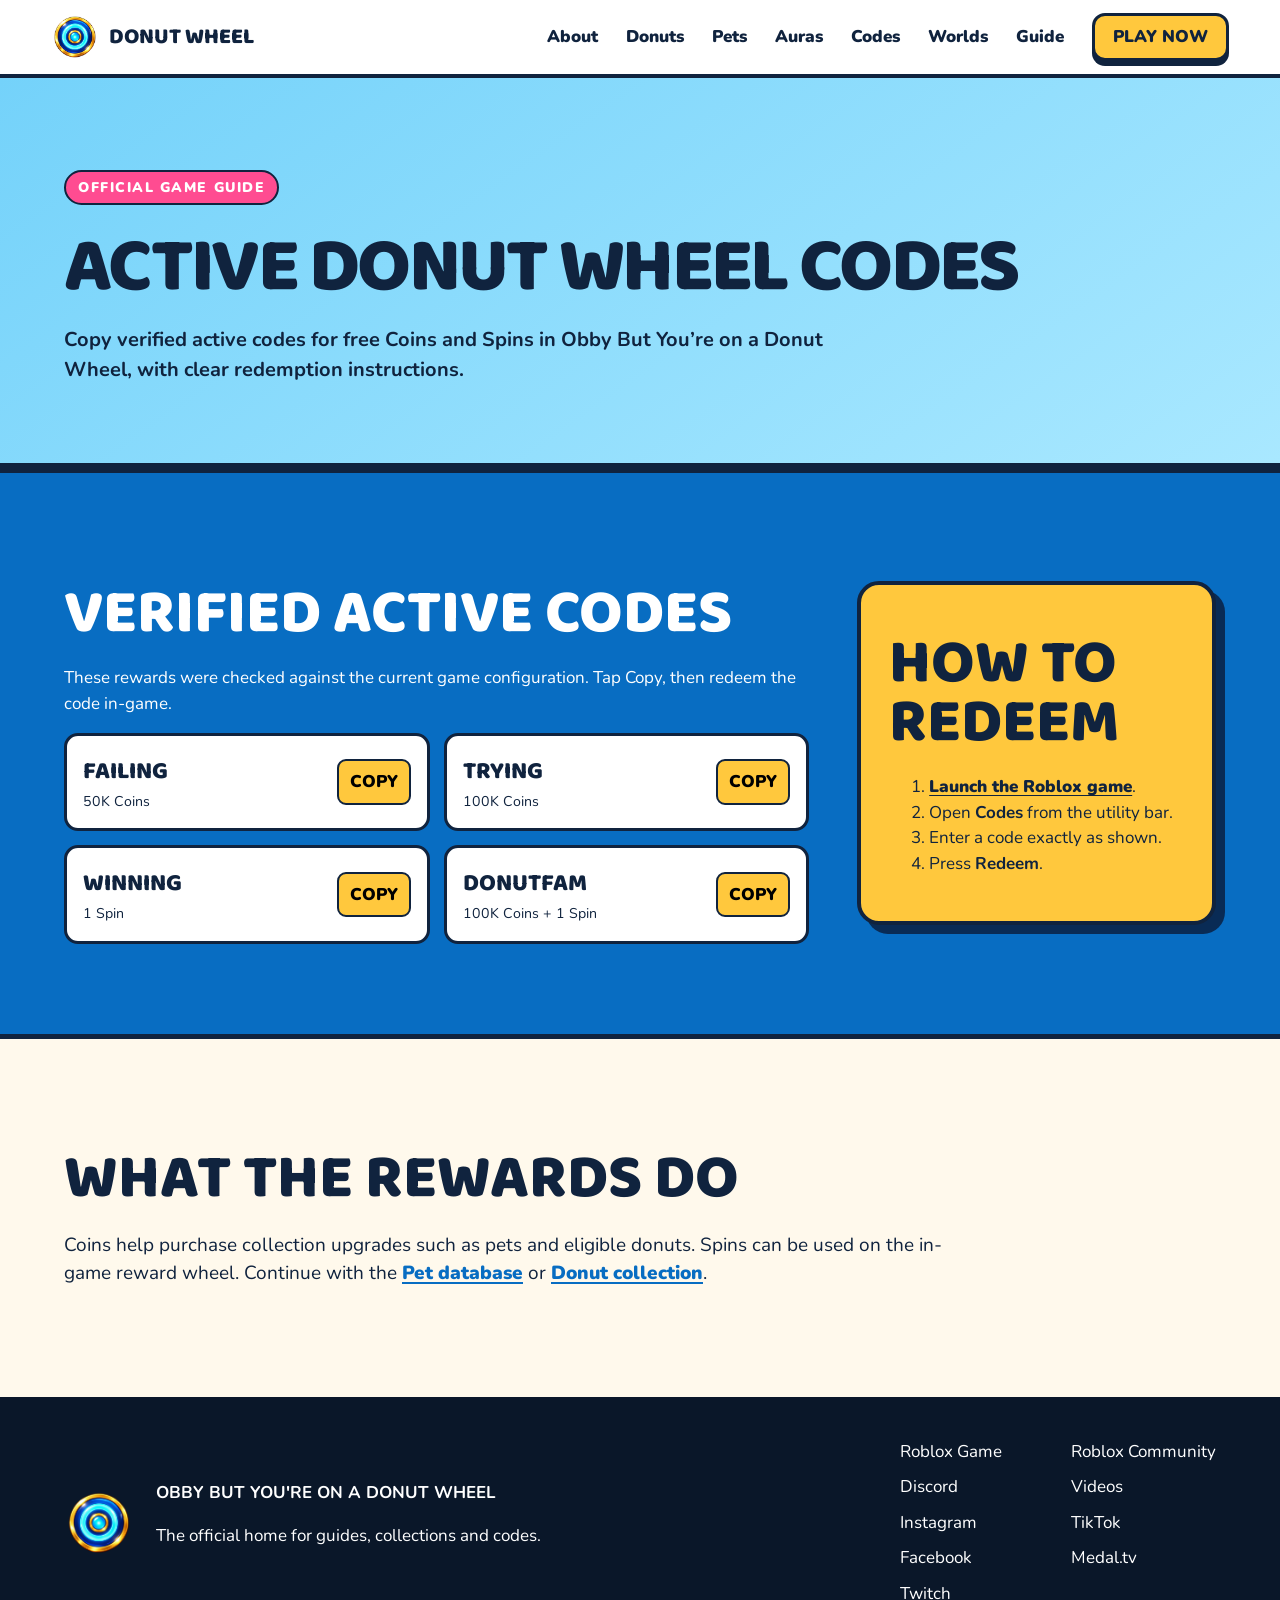
<file: codes/index.html>
<!doctype html><html lang="en"><head><meta charset="utf-8"><meta name="viewport" content="width=device-width,initial-scale=1"><title>Codes | Donut Wheel Obby</title><meta name="description" content="Copy verified active codes for free Coins and Spins in Obby But You’re on a Donut Wheel, with clear redemption instructions."><link rel="canonical" href="https://donutwheelobby.games/codes/"><meta property="og:type" content="website"><meta property="og:site_name" content="Donut Wheel Obby"><meta property="og:title" content="Codes | Donut Wheel Obby"><meta property="og:description" content="Copy verified active codes for free Coins and Spins in Obby But You’re on a Donut Wheel, with clear redemption instructions."><meta property="og:url" content="https://donutwheelobby.games/codes/"><meta property="og:image" content="https://donutwheelobby.games/assets/thumbnails/hero.png"><meta name="twitter:card" content="summary_large_image"><link rel="icon" href="/assets/branding/game-icon.png"><link rel="stylesheet" href="/styles.css"><link rel="stylesheet" href="/pages.css"><script type="application/ld+json">{"@context":"https://schema.org","@type":"WebPage","name":"ACTIVE DONUT WHEEL CODES","description":"Copy verified active codes for free Coins and Spins in Obby But You’re on a Donut Wheel, with clear redemption instructions.","url":"https://donutwheelobby.games/codes/","isPartOf":{"@type":"WebSite","name":"Obby But You're on a Donut Wheel","url":"https://donutwheelobby.games/"},"about":{"@type":"VideoGame","name":"Obby But You're on a Donut Wheel","url":"https://donutwheelobby.games/","sameAs":["https://www.roblox.com/games/116189315581111/Obby-But-Youre-on-a-Donut-Wheel","https://www.roblox.com/communities/634448872/Failing-is-Better#!/about","https://discord.gg/8qbxvC3zuS","https://youtu.be/Vah1JB3JuYY","https://www.instagram.com/donutwheelobby?stkn=eWVrcXRvdDRsN284","https://www.tiktok.com/@donutwheelobby","https://www.facebook.com/share/1FJcwU1KgG/","https://medal.tv/u/DonutWheelObby?invite=ur-MSwxamMsODYwMjMwMTg3LA","https://www.twitch.tv/donutwheelobby"]}}</script></head><body><header><a class="brand" href="/"><img src="/assets/branding/game-icon.png" alt="Donut Wheel Obby icon"><span>DONUT WHEEL</span></a><button class="menu" aria-label="Open menu">☰</button><nav><a href="/about/">About</a><a href="/donuts/">Donuts</a><a href="/pets/">Pets</a><a href="/auras/">Auras</a><a href="/codes/">Codes</a><a href="/worlds/">Worlds</a><a href="/how-to-play/">Guide</a><a class="play small" href="https://www.roblox.com/games/116189315581111/Obby-But-Youre-on-a-Donut-Wheel">PLAY NOW</a></nav></header><main><section class="page-hero"><span class="eyebrow">OFFICIAL GAME GUIDE</span><h1>ACTIVE DONUT WHEEL CODES</h1><p>Copy verified active codes for free Coins and Spins in Obby But You’re on a Donut Wheel, with clear redemption instructions.</p></section><section class="codes section"><div><h2>VERIFIED ACTIVE CODES</h2><p>These rewards were checked against the current game configuration. Tap Copy, then redeem the code in-game.</p><div class="code-grid"><div class="code"><div><b>FAILING</b><small>50K Coins</small></div><button data-copy="FAILING">COPY</button></div><div class="code"><div><b>TRYING</b><small>100K Coins</small></div><button data-copy="TRYING">COPY</button></div><div class="code"><div><b>WINNING</b><small>1 Spin</small></div><button data-copy="WINNING">COPY</button></div><div class="code"><div><b>DONUTFAM</b><small>100K Coins + 1 Spin</small></div><button data-copy="DONUTFAM">COPY</button></div></div></div><aside><h2>HOW TO REDEEM</h2><ol><li><a href="https://www.roblox.com/games/116189315581111/Obby-But-Youre-on-a-Donut-Wheel">Launch the Roblox game</a>.</li><li>Open <b>Codes</b> from the utility bar.</li><li>Enter a code exactly as shown.</li><li>Press <b>Redeem</b>.</li></ol></aside></section><section class="section prose-intro"><h2>WHAT THE REWARDS DO</h2><p>Coins help purchase collection upgrades such as pets and eligible donuts. Spins can be used on the in-game reward wheel. Continue with the <a href="/pets/">Pet database</a> or <a href="/donuts/">Donut collection</a>.</p></section></main><footer><img src="/assets/branding/game-icon.png" alt="Donut Wheel Obby logo"><div><b>OBBY BUT YOU'RE ON A DONUT WHEEL</b><p>The official home for guides, collections and codes.</p></div><div class="footer-links"><a href="https://www.roblox.com/games/116189315581111/Obby-But-Youre-on-a-Donut-Wheel">Roblox Game</a><a href="https://www.roblox.com/communities/634448872/Failing-is-Better#!/about">Roblox Community</a><a href="https://discord.gg/8qbxvC3zuS">Discord</a><a href="/videos/">Videos</a><a href="https://www.instagram.com/donutwheelobby?stkn=eWVrcXRvdDRsN284">Instagram</a><a href="https://www.tiktok.com/@donutwheelobby">TikTok</a><a href="https://www.facebook.com/share/1FJcwU1KgG/">Facebook</a><a href="https://medal.tv/u/DonutWheelObby?invite=ur-MSwxamMsODYwMjMwMTg3LA">Medal.tv</a><a href="https://www.twitch.tv/donutwheelobby">Twitch</a></div></footer><script src="/site.js"></script></body></html>
</file>
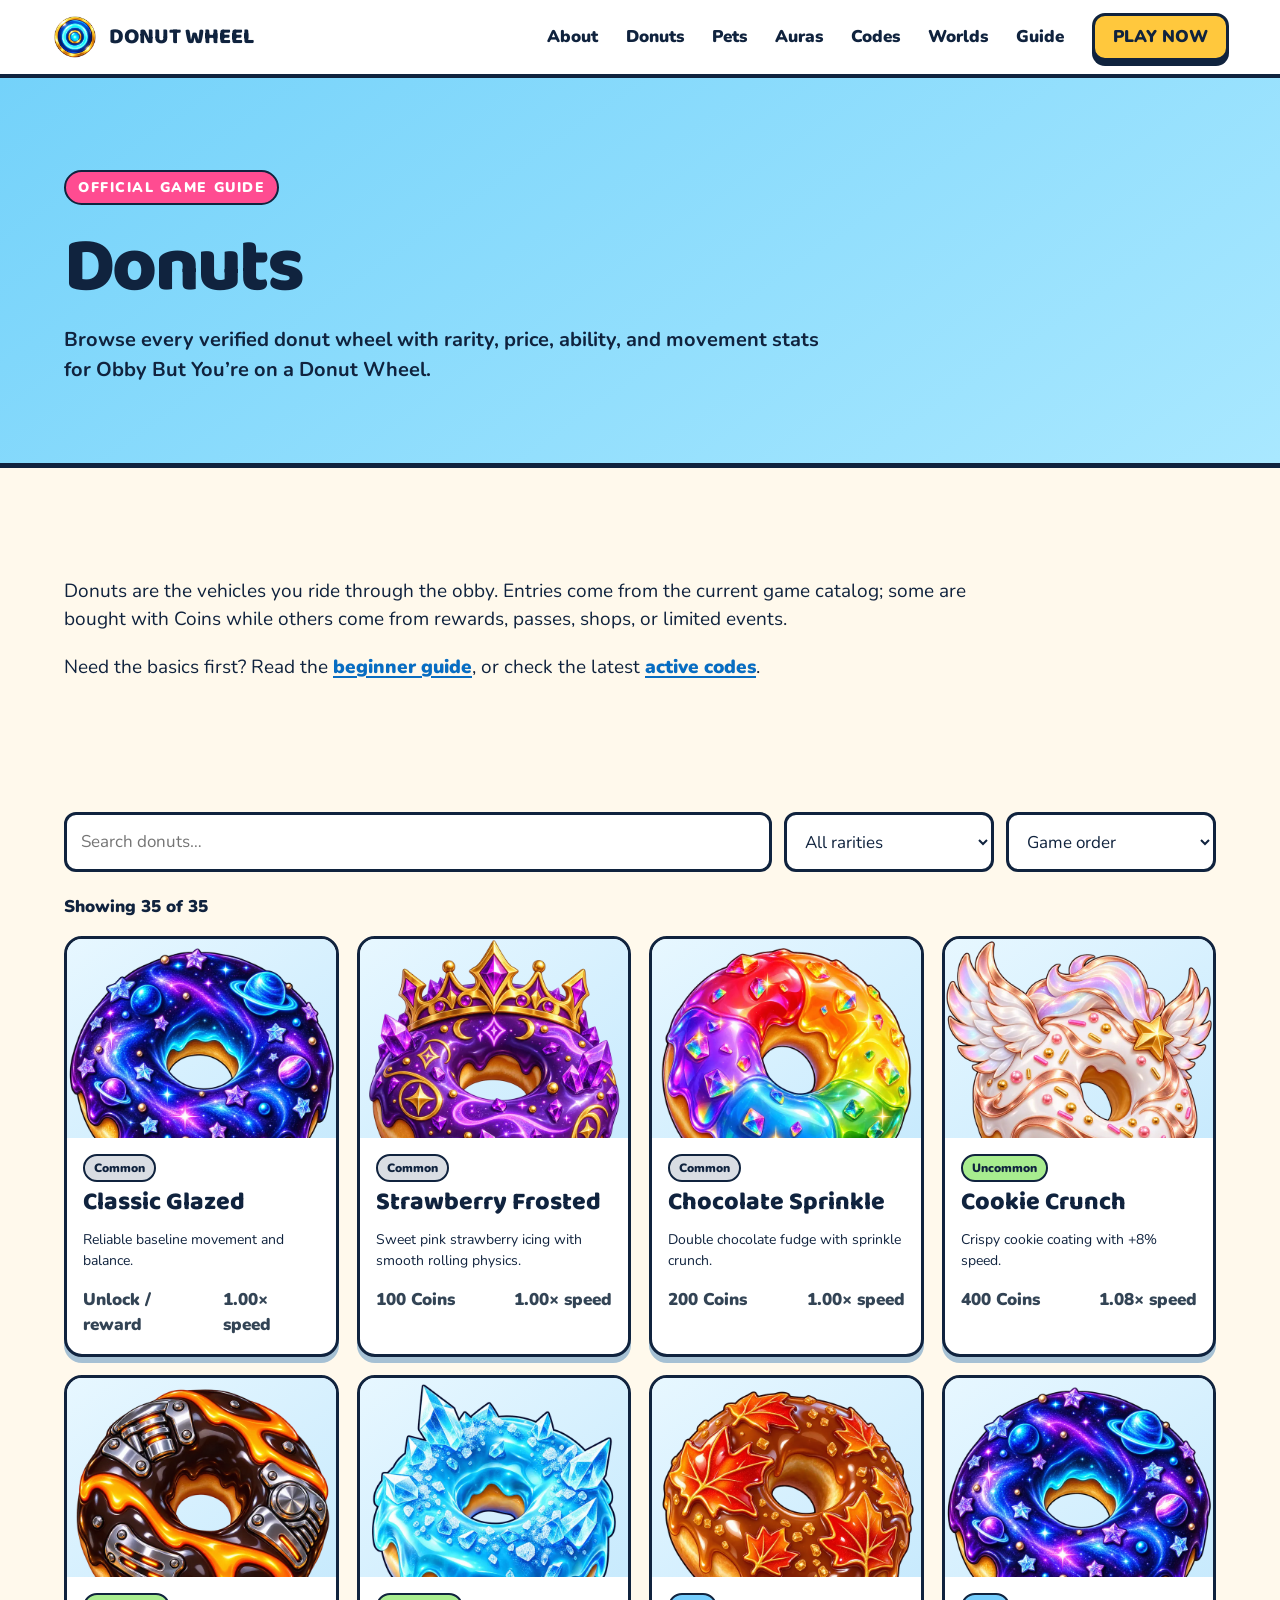
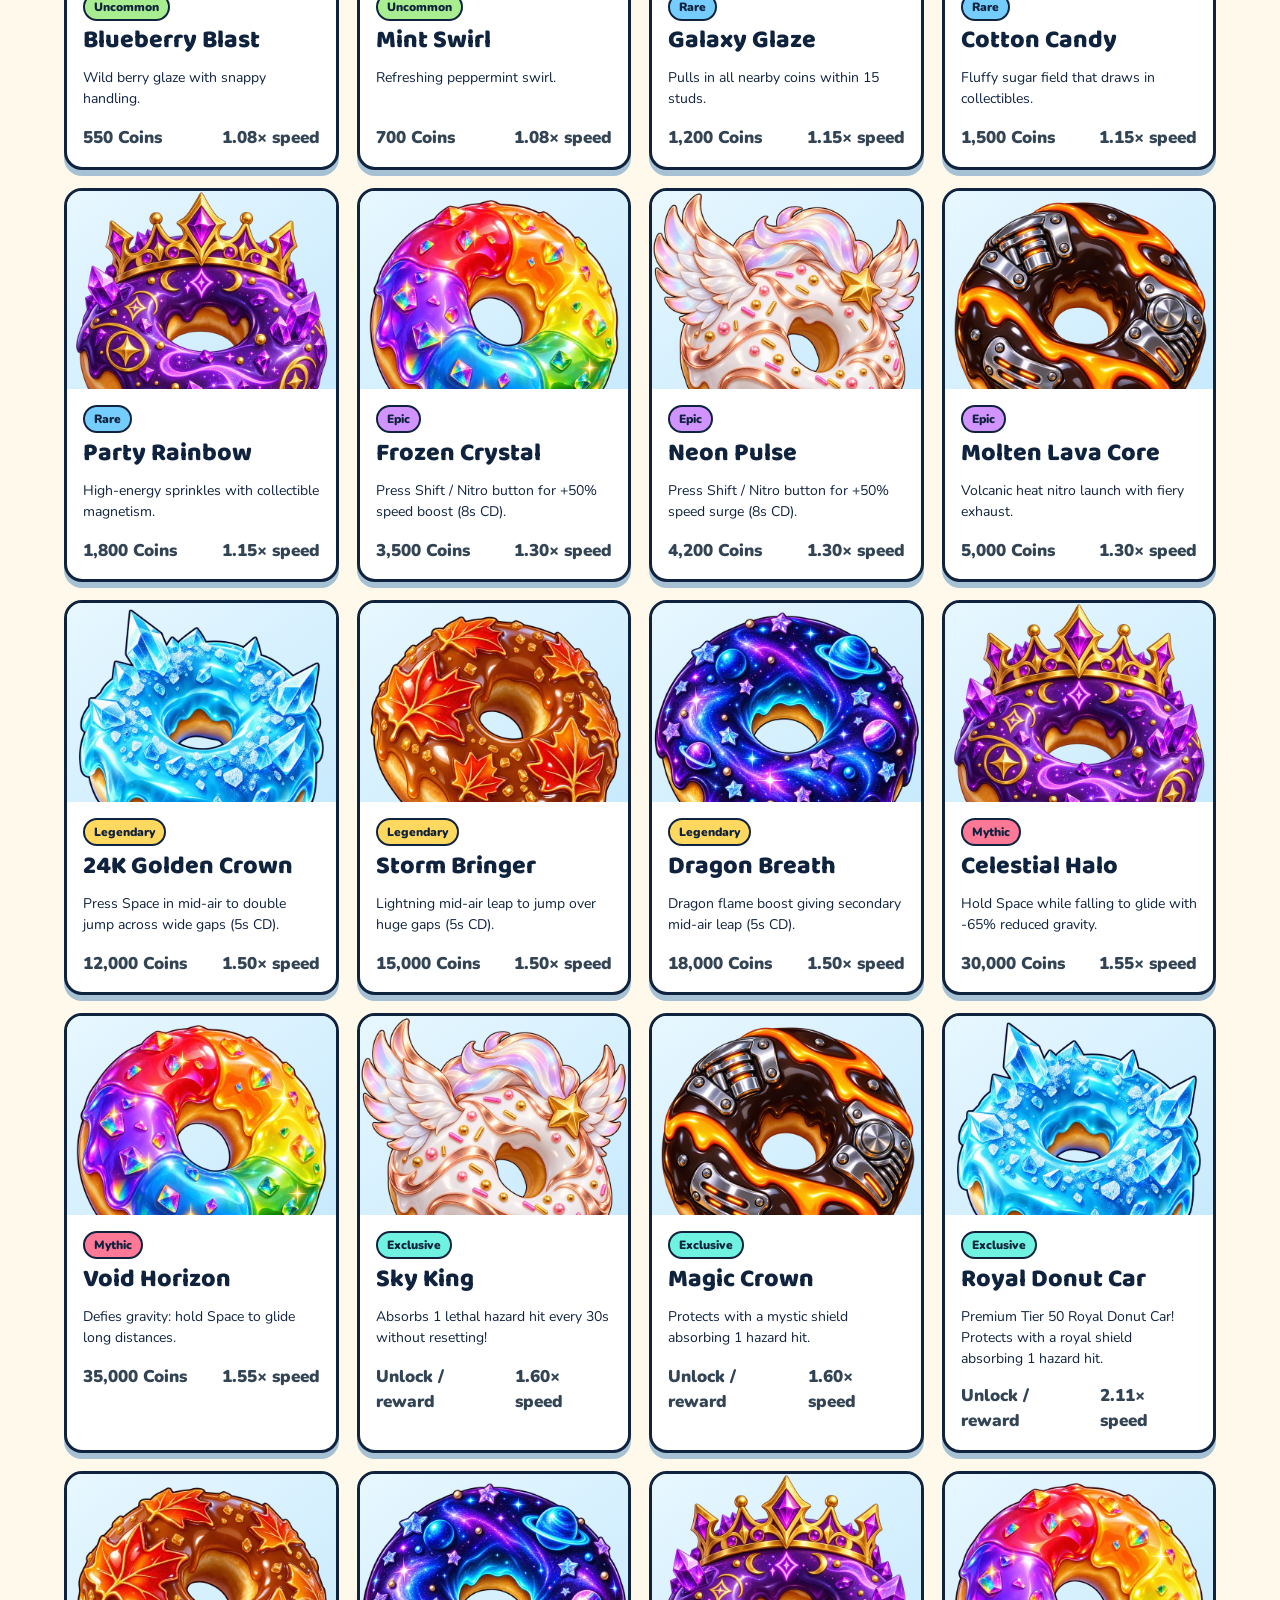
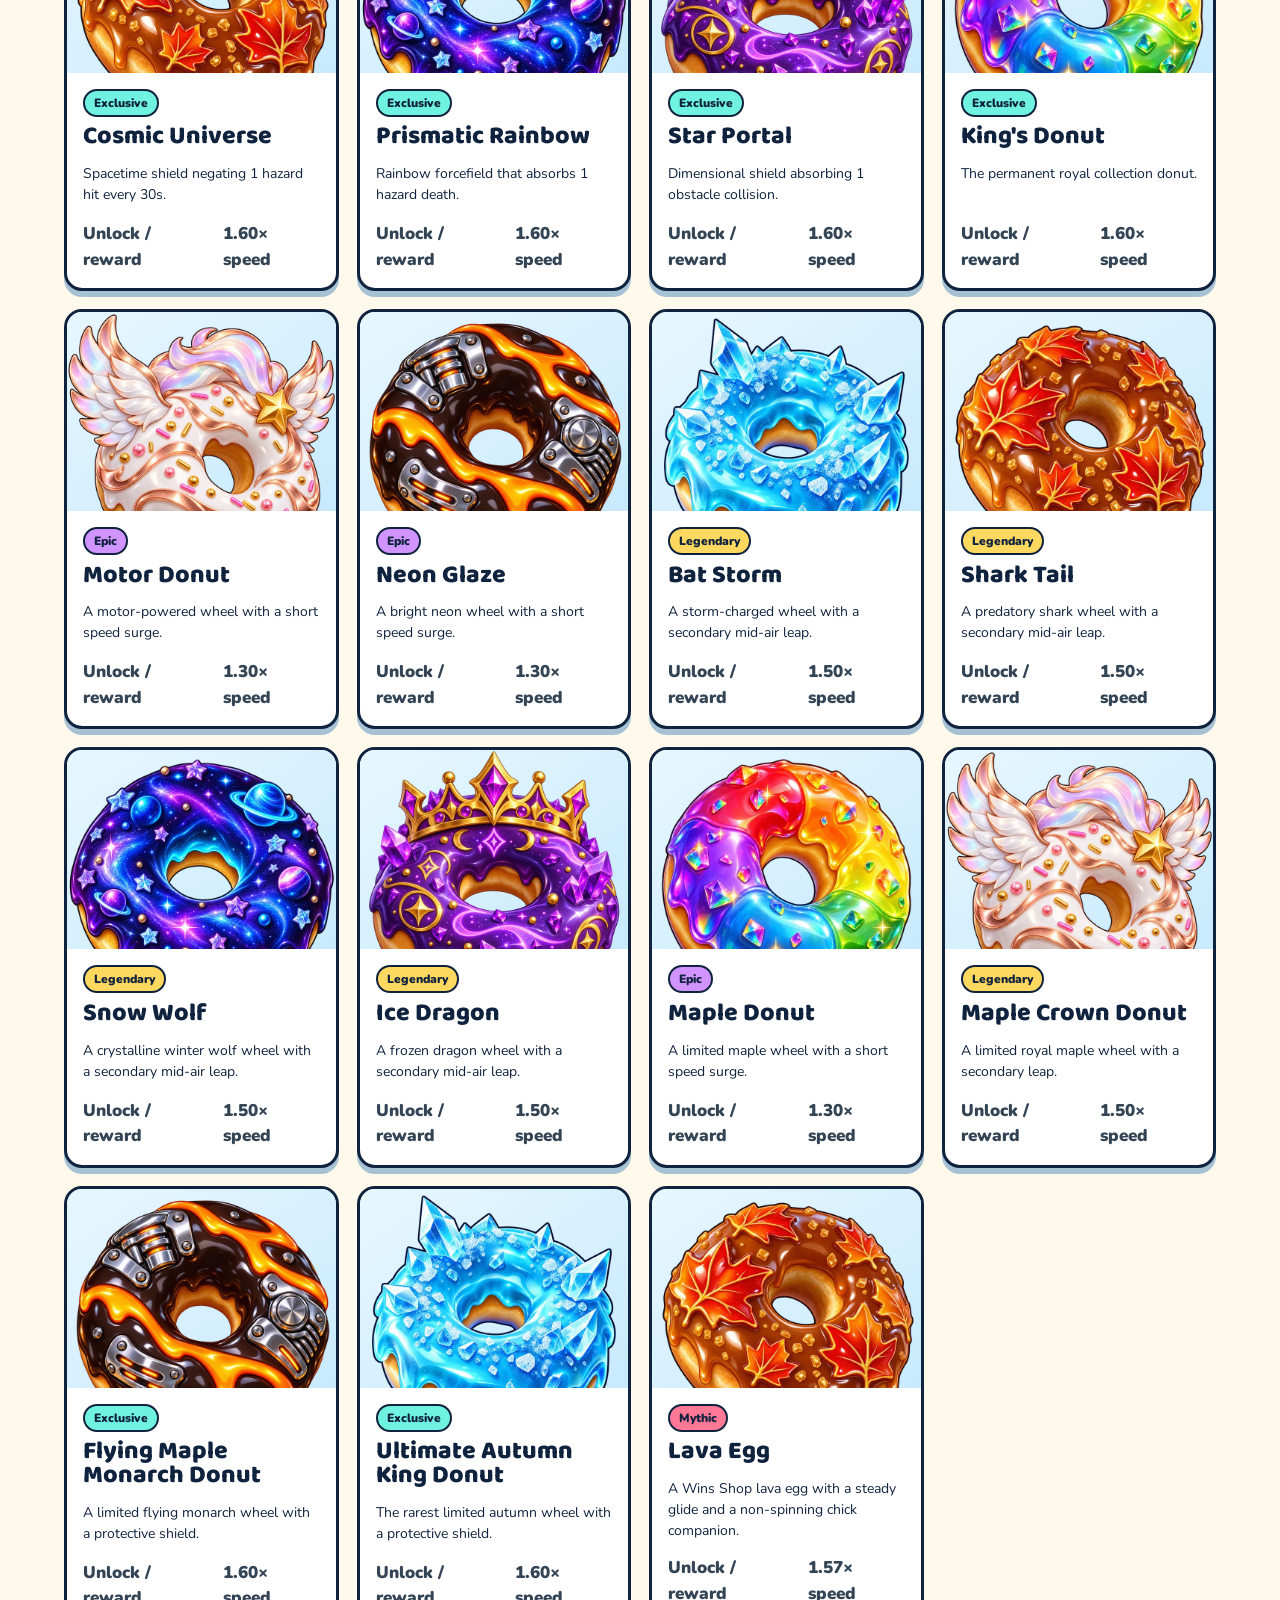
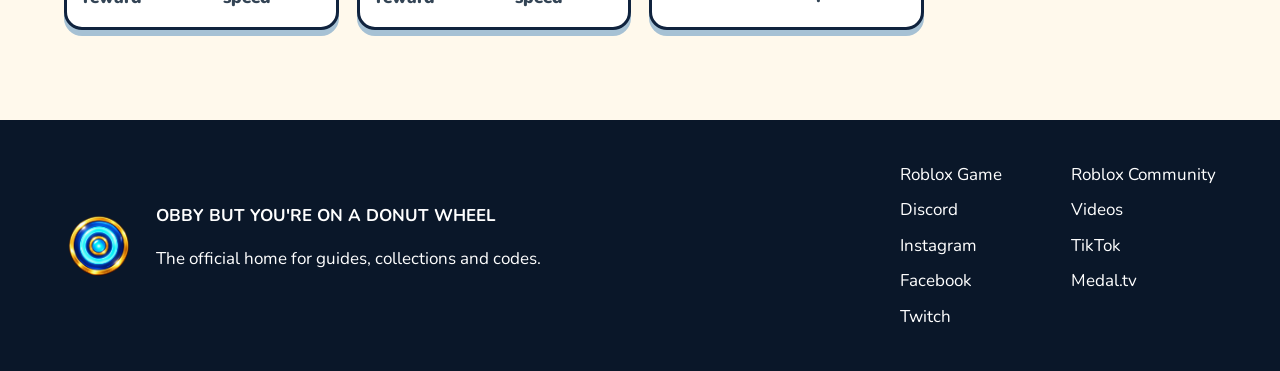
<file: donuts/index.html>
<!doctype html><html lang="en"><head><meta charset="utf-8"><meta name="viewport" content="width=device-width,initial-scale=1"><title>Donuts | Donut Wheel Obby</title><meta name="description" content="Browse every verified donut wheel with rarity, price, ability, and movement stats for Obby But You’re on a Donut Wheel."><link rel="canonical" href="https://donutwheelobby.games/donuts/"><meta property="og:type" content="website"><meta property="og:site_name" content="Donut Wheel Obby"><meta property="og:title" content="Donuts | Donut Wheel Obby"><meta property="og:description" content="Browse every verified donut wheel with rarity, price, ability, and movement stats for Obby But You’re on a Donut Wheel."><meta property="og:url" content="https://donutwheelobby.games/donuts/"><meta property="og:image" content="https://donutwheelobby.games/assets/thumbnails/hero.png"><meta name="twitter:card" content="summary_large_image"><link rel="icon" href="/assets/branding/game-icon.png"><link rel="stylesheet" href="/styles.css"><link rel="stylesheet" href="/pages.css"><script type="application/ld+json">{"@context":"https://schema.org","@type":"CollectionPage","name":"Donuts","description":"Browse every verified donut wheel with rarity, price, ability, and movement stats for Obby But You’re on a Donut Wheel.","url":"https://donutwheelobby.games/donuts/","isPartOf":{"@type":"WebSite","name":"Obby But You're on a Donut Wheel","url":"https://donutwheelobby.games/"},"about":{"@type":"VideoGame","name":"Obby But You're on a Donut Wheel","url":"https://donutwheelobby.games/","sameAs":["https://www.roblox.com/games/116189315581111/Obby-But-Youre-on-a-Donut-Wheel","https://www.roblox.com/communities/634448872/Failing-is-Better#!/about","https://discord.gg/8qbxvC3zuS","https://youtu.be/Vah1JB3JuYY","https://www.instagram.com/donutwheelobby?stkn=eWVrcXRvdDRsN284","https://www.tiktok.com/@donutwheelobby","https://www.facebook.com/share/1FJcwU1KgG/","https://medal.tv/u/DonutWheelObby?invite=ur-MSwxamMsODYwMjMwMTg3LA","https://www.twitch.tv/donutwheelobby"]}}</script></head><body><header><a class="brand" href="/"><img src="/assets/branding/game-icon.png" alt="Donut Wheel Obby icon"><span>DONUT WHEEL</span></a><button class="menu" aria-label="Open menu">☰</button><nav><a href="/about/">About</a><a href="/donuts/">Donuts</a><a href="/pets/">Pets</a><a href="/auras/">Auras</a><a href="/codes/">Codes</a><a href="/worlds/">Worlds</a><a href="/how-to-play/">Guide</a><a class="play small" href="https://www.roblox.com/games/116189315581111/Obby-But-Youre-on-a-Donut-Wheel">PLAY NOW</a></nav></header><main><section class="page-hero"><span class="eyebrow">OFFICIAL GAME GUIDE</span><h1>Donuts</h1><p>Browse every verified donut wheel with rarity, price, ability, and movement stats for Obby But You’re on a Donut Wheel.</p></section><section class="section prose-intro"><p>Donuts are the vehicles you ride through the obby. Entries come from the current game catalog; some are bought with Coins while others come from rewards, passes, shops, or limited events.</p><p>Need the basics first? Read the <a href="/how-to-play/">beginner guide</a>, or check the latest <a href="/codes/">active codes</a>.</p></section><section class="section catalog-page"><div class="toolbar"><input id="catalogSearch" type="search" placeholder="Search donuts…" aria-label="Search donuts"><select id="catalogRarity"><option value="">All rarities</option><option>Common</option><option>Uncommon</option><option>Rare</option><option>Epic</option><option>Legendary</option><option>Mythic</option><option>Exclusive</option></select><select id="catalogSort"><option value="default">Game order</option><option value="name">Name A–Z</option><option value="price">Price low–high</option></select></div><p id="catalogResults" class="results">Showing 35 of 35</p><div id="catalogGrid" class="catalog-grid"><article class="card" data-name="classic glazed" data-rarity="Common" data-price="0"><div class="card-image"><img loading="lazy" src="/assets/donuts/cosmic-universe.webp" alt=""></div><div class="card-body"><span class="badge Common">Common</span><h2>Classic Glazed</h2><p class="desc">Reliable baseline movement and balance.</p><div class="meta"><span>Unlock / reward</span><span>1.00× speed</span></div></div></article><article class="card" data-name="strawberry frosted" data-rarity="Common" data-price="100"><div class="card-image"><img loading="lazy" src="/assets/donuts/magic-crown.webp" alt=""></div><div class="card-body"><span class="badge Common">Common</span><h2>Strawberry Frosted</h2><p class="desc">Sweet pink strawberry icing with smooth rolling physics.</p><div class="meta"><span>100 Coins</span><span>1.00× speed</span></div></div></article><article class="card" data-name="chocolate sprinkle" data-rarity="Common" data-price="200"><div class="card-image"><img loading="lazy" src="/assets/donuts/prismatic-rainbow.webp" alt=""></div><div class="card-body"><span class="badge Common">Common</span><h2>Chocolate Sprinkle</h2><p class="desc">Double chocolate fudge with sprinkle crunch.</p><div class="meta"><span>200 Coins</span><span>1.00× speed</span></div></div></article><article class="card" data-name="cookie crunch" data-rarity="Uncommon" data-price="400"><div class="card-image"><img loading="lazy" src="/assets/donuts/pegasus.webp" alt=""></div><div class="card-body"><span class="badge Uncommon">Uncommon</span><h2>Cookie Crunch</h2><p class="desc">Crispy cookie coating with +8% speed.</p><div class="meta"><span>400 Coins</span><span>1.08× speed</span></div></div></article><article class="card" data-name="blueberry blast" data-rarity="Uncommon" data-price="550"><div class="card-image"><img loading="lazy" src="/assets/donuts/motor.webp" alt=""></div><div class="card-body"><span class="badge Uncommon">Uncommon</span><h2>Blueberry Blast</h2><p class="desc">Wild berry glaze with snappy handling.</p><div class="meta"><span>550 Coins</span><span>1.08× speed</span></div></div></article><article class="card" data-name="mint swirl" data-rarity="Uncommon" data-price="700"><div class="card-image"><img loading="lazy" src="/assets/donuts/frostbite.webp" alt=""></div><div class="card-body"><span class="badge Uncommon">Uncommon</span><h2>Mint Swirl</h2><p class="desc">Refreshing peppermint swirl.</p><div class="meta"><span>700 Coins</span><span>1.08× speed</span></div></div></article><article class="card" data-name="galaxy glaze" data-rarity="Rare" data-price="1200"><div class="card-image"><img loading="lazy" src="/assets/donuts/maple.webp" alt=""></div><div class="card-body"><span class="badge Rare">Rare</span><h2>Galaxy Glaze</h2><p class="desc">Pulls in all nearby coins within 15 studs.</p><div class="meta"><span>1,200 Coins</span><span>1.15× speed</span></div></div></article><article class="card" data-name="cotton candy" data-rarity="Rare" data-price="1500"><div class="card-image"><img loading="lazy" src="/assets/donuts/cosmic-universe.webp" alt=""></div><div class="card-body"><span class="badge Rare">Rare</span><h2>Cotton Candy</h2><p class="desc">Fluffy sugar field that draws in collectibles.</p><div class="meta"><span>1,500 Coins</span><span>1.15× speed</span></div></div></article><article class="card" data-name="party rainbow" data-rarity="Rare" data-price="1800"><div class="card-image"><img loading="lazy" src="/assets/donuts/magic-crown.webp" alt=""></div><div class="card-body"><span class="badge Rare">Rare</span><h2>Party Rainbow</h2><p class="desc">High-energy sprinkles with collectible magnetism.</p><div class="meta"><span>1,800 Coins</span><span>1.15× speed</span></div></div></article><article class="card" data-name="frozen crystal" data-rarity="Epic" data-price="3500"><div class="card-image"><img loading="lazy" src="/assets/donuts/prismatic-rainbow.webp" alt=""></div><div class="card-body"><span class="badge Epic">Epic</span><h2>Frozen Crystal</h2><p class="desc">Press Shift / Nitro button for +50% speed boost (8s CD).</p><div class="meta"><span>3,500 Coins</span><span>1.30× speed</span></div></div></article><article class="card" data-name="neon pulse" data-rarity="Epic" data-price="4200"><div class="card-image"><img loading="lazy" src="/assets/donuts/pegasus.webp" alt=""></div><div class="card-body"><span class="badge Epic">Epic</span><h2>Neon Pulse</h2><p class="desc">Press Shift / Nitro button for +50% speed surge (8s CD).</p><div class="meta"><span>4,200 Coins</span><span>1.30× speed</span></div></div></article><article class="card" data-name="molten lava core" data-rarity="Epic" data-price="5000"><div class="card-image"><img loading="lazy" src="/assets/donuts/motor.webp" alt=""></div><div class="card-body"><span class="badge Epic">Epic</span><h2>Molten Lava Core</h2><p class="desc">Volcanic heat nitro launch with fiery exhaust.</p><div class="meta"><span>5,000 Coins</span><span>1.30× speed</span></div></div></article><article class="card" data-name="24k golden crown" data-rarity="Legendary" data-price="12000"><div class="card-image"><img loading="lazy" src="/assets/donuts/frostbite.webp" alt=""></div><div class="card-body"><span class="badge Legendary">Legendary</span><h2>24K Golden Crown</h2><p class="desc">Press Space in mid-air to double jump across wide gaps (5s CD).</p><div class="meta"><span>12,000 Coins</span><span>1.50× speed</span></div></div></article><article class="card" data-name="storm bringer" data-rarity="Legendary" data-price="15000"><div class="card-image"><img loading="lazy" src="/assets/donuts/maple.webp" alt=""></div><div class="card-body"><span class="badge Legendary">Legendary</span><h2>Storm Bringer</h2><p class="desc">Lightning mid-air leap to jump over huge gaps (5s CD).</p><div class="meta"><span>15,000 Coins</span><span>1.50× speed</span></div></div></article><article class="card" data-name="dragon breath" data-rarity="Legendary" data-price="18000"><div class="card-image"><img loading="lazy" src="/assets/donuts/cosmic-universe.webp" alt=""></div><div class="card-body"><span class="badge Legendary">Legendary</span><h2>Dragon Breath</h2><p class="desc">Dragon flame boost giving secondary mid-air leap (5s CD).</p><div class="meta"><span>18,000 Coins</span><span>1.50× speed</span></div></div></article><article class="card" data-name="celestial halo" data-rarity="Mythic" data-price="30000"><div class="card-image"><img loading="lazy" src="/assets/donuts/magic-crown.webp" alt=""></div><div class="card-body"><span class="badge Mythic">Mythic</span><h2>Celestial Halo</h2><p class="desc">Hold Space while falling to glide with -65% reduced gravity.</p><div class="meta"><span>30,000 Coins</span><span>1.55× speed</span></div></div></article><article class="card" data-name="void horizon" data-rarity="Mythic" data-price="35000"><div class="card-image"><img loading="lazy" src="/assets/donuts/prismatic-rainbow.webp" alt=""></div><div class="card-body"><span class="badge Mythic">Mythic</span><h2>Void Horizon</h2><p class="desc">Defies gravity: hold Space to glide long distances.</p><div class="meta"><span>35,000 Coins</span><span>1.55× speed</span></div></div></article><article class="card" data-name="sky king" data-rarity="Exclusive" data-price="0"><div class="card-image"><img loading="lazy" src="/assets/donuts/pegasus.webp" alt=""></div><div class="card-body"><span class="badge Exclusive">Exclusive</span><h2>Sky King</h2><p class="desc">Absorbs 1 lethal hazard hit every 30s without resetting!</p><div class="meta"><span>Unlock / reward</span><span>1.60× speed</span></div></div></article><article class="card" data-name="magic crown" data-rarity="Exclusive" data-price="0"><div class="card-image"><img loading="lazy" src="/assets/donuts/motor.webp" alt=""></div><div class="card-body"><span class="badge Exclusive">Exclusive</span><h2>Magic Crown</h2><p class="desc">Protects with a mystic shield absorbing 1 hazard hit.</p><div class="meta"><span>Unlock / reward</span><span>1.60× speed</span></div></div></article><article class="card" data-name="royal donut car" data-rarity="Exclusive" data-price="0"><div class="card-image"><img loading="lazy" src="/assets/donuts/frostbite.webp" alt=""></div><div class="card-body"><span class="badge Exclusive">Exclusive</span><h2>Royal Donut Car</h2><p class="desc">Premium Tier 50 Royal Donut Car! Protects with a royal shield absorbing 1 hazard hit.</p><div class="meta"><span>Unlock / reward</span><span>2.11× speed</span></div></div></article><article class="card" data-name="cosmic universe" data-rarity="Exclusive" data-price="0"><div class="card-image"><img loading="lazy" src="/assets/donuts/maple.webp" alt=""></div><div class="card-body"><span class="badge Exclusive">Exclusive</span><h2>Cosmic Universe</h2><p class="desc">Spacetime shield negating 1 hazard hit every 30s.</p><div class="meta"><span>Unlock / reward</span><span>1.60× speed</span></div></div></article><article class="card" data-name="prismatic rainbow" data-rarity="Exclusive" data-price="0"><div class="card-image"><img loading="lazy" src="/assets/donuts/cosmic-universe.webp" alt=""></div><div class="card-body"><span class="badge Exclusive">Exclusive</span><h2>Prismatic Rainbow</h2><p class="desc">Rainbow forcefield that absorbs 1 hazard death.</p><div class="meta"><span>Unlock / reward</span><span>1.60× speed</span></div></div></article><article class="card" data-name="star portal" data-rarity="Exclusive" data-price="0"><div class="card-image"><img loading="lazy" src="/assets/donuts/magic-crown.webp" alt=""></div><div class="card-body"><span class="badge Exclusive">Exclusive</span><h2>Star Portal</h2><p class="desc">Dimensional shield absorbing 1 obstacle collision.</p><div class="meta"><span>Unlock / reward</span><span>1.60× speed</span></div></div></article><article class="card" data-name="king&#39;s donut" data-rarity="Exclusive" data-price="0"><div class="card-image"><img loading="lazy" src="/assets/donuts/prismatic-rainbow.webp" alt=""></div><div class="card-body"><span class="badge Exclusive">Exclusive</span><h2>King&#39;s Donut</h2><p class="desc">The permanent royal collection donut.</p><div class="meta"><span>Unlock / reward</span><span>1.60× speed</span></div></div></article><article class="card" data-name="motor donut" data-rarity="Epic" data-price="0"><div class="card-image"><img loading="lazy" src="/assets/donuts/pegasus.webp" alt=""></div><div class="card-body"><span class="badge Epic">Epic</span><h2>Motor Donut</h2><p class="desc">A motor-powered wheel with a short speed surge.</p><div class="meta"><span>Unlock / reward</span><span>1.30× speed</span></div></div></article><article class="card" data-name="neon glaze" data-rarity="Epic" data-price="0"><div class="card-image"><img loading="lazy" src="/assets/donuts/motor.webp" alt=""></div><div class="card-body"><span class="badge Epic">Epic</span><h2>Neon Glaze</h2><p class="desc">A bright neon wheel with a short speed surge.</p><div class="meta"><span>Unlock / reward</span><span>1.30× speed</span></div></div></article><article class="card" data-name="bat storm" data-rarity="Legendary" data-price="0"><div class="card-image"><img loading="lazy" src="/assets/donuts/frostbite.webp" alt=""></div><div class="card-body"><span class="badge Legendary">Legendary</span><h2>Bat Storm</h2><p class="desc">A storm-charged wheel with a secondary mid-air leap.</p><div class="meta"><span>Unlock / reward</span><span>1.50× speed</span></div></div></article><article class="card" data-name="shark tail" data-rarity="Legendary" data-price="0"><div class="card-image"><img loading="lazy" src="/assets/donuts/maple.webp" alt=""></div><div class="card-body"><span class="badge Legendary">Legendary</span><h2>Shark Tail</h2><p class="desc">A predatory shark wheel with a secondary mid-air leap.</p><div class="meta"><span>Unlock / reward</span><span>1.50× speed</span></div></div></article><article class="card" data-name="snow wolf" data-rarity="Legendary" data-price="0"><div class="card-image"><img loading="lazy" src="/assets/donuts/cosmic-universe.webp" alt=""></div><div class="card-body"><span class="badge Legendary">Legendary</span><h2>Snow Wolf</h2><p class="desc">A crystalline winter wolf wheel with a secondary mid-air leap.</p><div class="meta"><span>Unlock / reward</span><span>1.50× speed</span></div></div></article><article class="card" data-name="ice dragon" data-rarity="Legendary" data-price="0"><div class="card-image"><img loading="lazy" src="/assets/donuts/magic-crown.webp" alt=""></div><div class="card-body"><span class="badge Legendary">Legendary</span><h2>Ice Dragon</h2><p class="desc">A frozen dragon wheel with a secondary mid-air leap.</p><div class="meta"><span>Unlock / reward</span><span>1.50× speed</span></div></div></article><article class="card" data-name="maple donut" data-rarity="Epic" data-price="0"><div class="card-image"><img loading="lazy" src="/assets/donuts/prismatic-rainbow.webp" alt=""></div><div class="card-body"><span class="badge Epic">Epic</span><h2>Maple Donut</h2><p class="desc">A limited maple wheel with a short speed surge.</p><div class="meta"><span>Unlock / reward</span><span>1.30× speed</span></div></div></article><article class="card" data-name="maple crown donut" data-rarity="Legendary" data-price="0"><div class="card-image"><img loading="lazy" src="/assets/donuts/pegasus.webp" alt=""></div><div class="card-body"><span class="badge Legendary">Legendary</span><h2>Maple Crown Donut</h2><p class="desc">A limited royal maple wheel with a secondary leap.</p><div class="meta"><span>Unlock / reward</span><span>1.50× speed</span></div></div></article><article class="card" data-name="flying maple monarch donut" data-rarity="Exclusive" data-price="0"><div class="card-image"><img loading="lazy" src="/assets/donuts/motor.webp" alt=""></div><div class="card-body"><span class="badge Exclusive">Exclusive</span><h2>Flying Maple Monarch Donut</h2><p class="desc">A limited flying monarch wheel with a protective shield.</p><div class="meta"><span>Unlock / reward</span><span>1.60× speed</span></div></div></article><article class="card" data-name="ultimate autumn king donut" data-rarity="Exclusive" data-price="0"><div class="card-image"><img loading="lazy" src="/assets/donuts/frostbite.webp" alt=""></div><div class="card-body"><span class="badge Exclusive">Exclusive</span><h2>Ultimate Autumn King Donut</h2><p class="desc">The rarest limited autumn wheel with a protective shield.</p><div class="meta"><span>Unlock / reward</span><span>1.60× speed</span></div></div></article><article class="card" data-name="lava egg" data-rarity="Mythic" data-price="0"><div class="card-image"><img loading="lazy" src="/assets/donuts/maple.webp" alt=""></div><div class="card-body"><span class="badge Mythic">Mythic</span><h2>Lava Egg</h2><p class="desc">A Wins Shop lava egg with a steady glide and a non-spinning chick companion.</p><div class="meta"><span>Unlock / reward</span><span>1.57× speed</span></div></div></article></div></section><script src="/catalog-page.js"></script></main><footer><img src="/assets/branding/game-icon.png" alt="Donut Wheel Obby logo"><div><b>OBBY BUT YOU'RE ON A DONUT WHEEL</b><p>The official home for guides, collections and codes.</p></div><div class="footer-links"><a href="https://www.roblox.com/games/116189315581111/Obby-But-Youre-on-a-Donut-Wheel">Roblox Game</a><a href="https://www.roblox.com/communities/634448872/Failing-is-Better#!/about">Roblox Community</a><a href="https://discord.gg/8qbxvC3zuS">Discord</a><a href="/videos/">Videos</a><a href="https://www.instagram.com/donutwheelobby?stkn=eWVrcXRvdDRsN284">Instagram</a><a href="https://www.tiktok.com/@donutwheelobby">TikTok</a><a href="https://www.facebook.com/share/1FJcwU1KgG/">Facebook</a><a href="https://medal.tv/u/DonutWheelObby?invite=ur-MSwxamMsODYwMjMwMTg3LA">Medal.tv</a><a href="https://www.twitch.tv/donutwheelobby">Twitch</a></div></footer><script src="/site.js"></script></body></html>
</file>
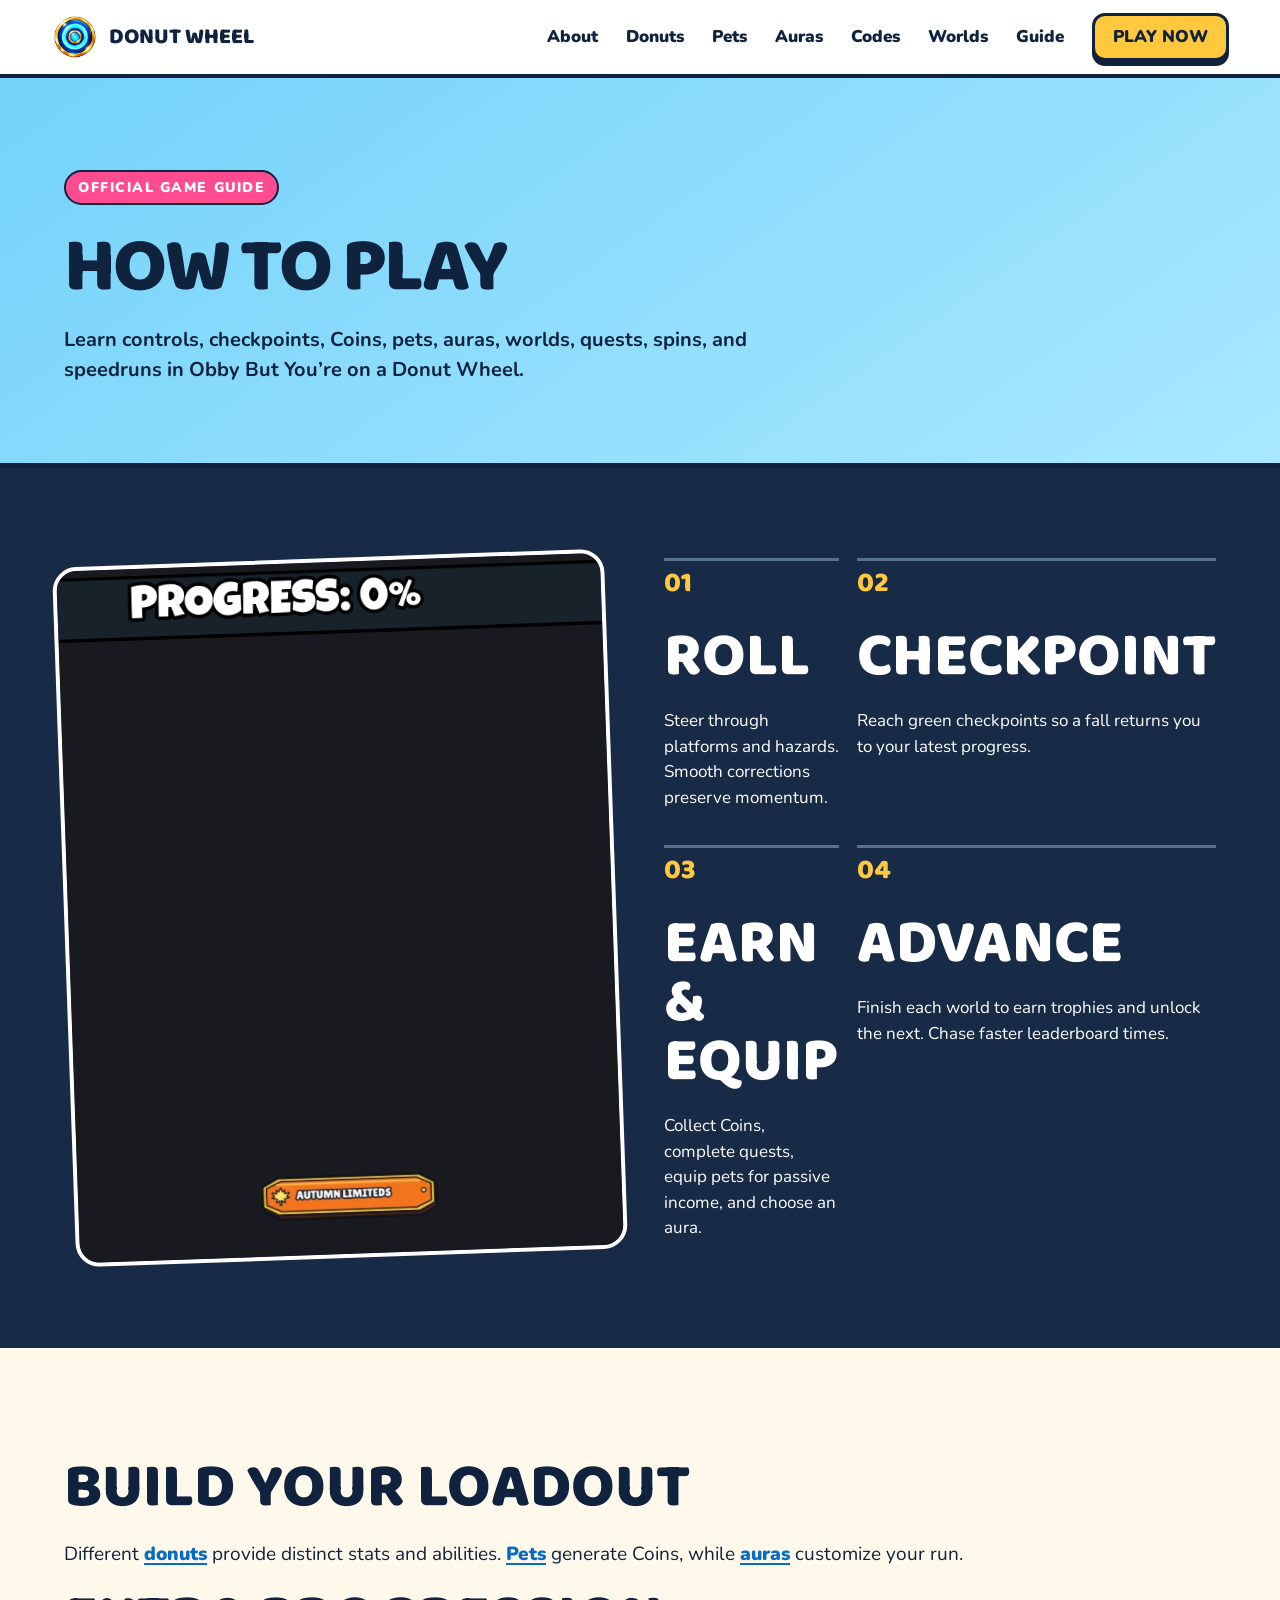
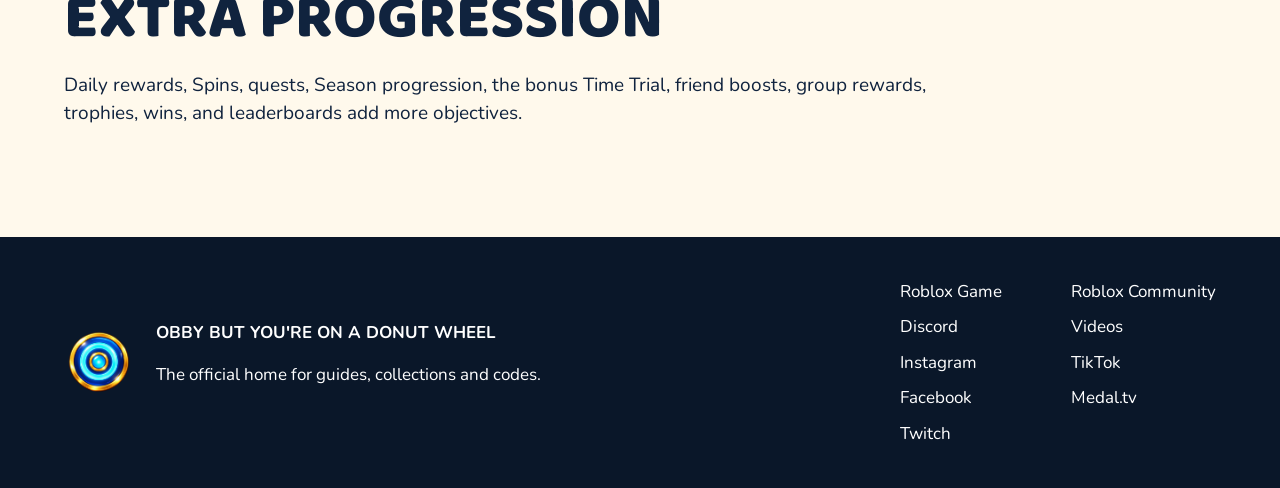
<file: how-to-play/index.html>
<!doctype html><html lang="en"><head><meta charset="utf-8"><meta name="viewport" content="width=device-width,initial-scale=1"><title>How to Play | Donut Wheel Obby</title><meta name="description" content="Learn controls, checkpoints, Coins, pets, auras, worlds, quests, spins, and speedruns in Obby But You’re on a Donut Wheel."><link rel="canonical" href="https://donutwheelobby.games/how-to-play/"><meta property="og:type" content="website"><meta property="og:site_name" content="Donut Wheel Obby"><meta property="og:title" content="How to Play | Donut Wheel Obby"><meta property="og:description" content="Learn controls, checkpoints, Coins, pets, auras, worlds, quests, spins, and speedruns in Obby But You’re on a Donut Wheel."><meta property="og:url" content="https://donutwheelobby.games/how-to-play/"><meta property="og:image" content="https://donutwheelobby.games/assets/thumbnails/hero.png"><meta name="twitter:card" content="summary_large_image"><link rel="icon" href="/assets/branding/game-icon.png"><link rel="stylesheet" href="/styles.css"><link rel="stylesheet" href="/pages.css"><script type="application/ld+json">{"@context":"https://schema.org","@type":"WebPage","name":"HOW TO PLAY","description":"Learn controls, checkpoints, Coins, pets, auras, worlds, quests, spins, and speedruns in Obby But You’re on a Donut Wheel.","url":"https://donutwheelobby.games/how-to-play/","isPartOf":{"@type":"WebSite","name":"Obby But You're on a Donut Wheel","url":"https://donutwheelobby.games/"},"about":{"@type":"VideoGame","name":"Obby But You're on a Donut Wheel","url":"https://donutwheelobby.games/","sameAs":["https://www.roblox.com/games/116189315581111/Obby-But-Youre-on-a-Donut-Wheel","https://www.roblox.com/communities/634448872/Failing-is-Better#!/about","https://discord.gg/8qbxvC3zuS","https://youtu.be/Vah1JB3JuYY","https://www.instagram.com/donutwheelobby?stkn=eWVrcXRvdDRsN284","https://www.tiktok.com/@donutwheelobby","https://www.facebook.com/share/1FJcwU1KgG/","https://medal.tv/u/DonutWheelObby?invite=ur-MSwxamMsODYwMjMwMTg3LA","https://www.twitch.tv/donutwheelobby"]}}</script></head><body><header><a class="brand" href="/"><img src="/assets/branding/game-icon.png" alt="Donut Wheel Obby icon"><span>DONUT WHEEL</span></a><button class="menu" aria-label="Open menu">☰</button><nav><a href="/about/">About</a><a href="/donuts/">Donuts</a><a href="/pets/">Pets</a><a href="/auras/">Auras</a><a href="/codes/">Codes</a><a href="/worlds/">Worlds</a><a href="/how-to-play/">Guide</a><a class="play small" href="https://www.roblox.com/games/116189315581111/Obby-But-Youre-on-a-Donut-Wheel">PLAY NOW</a></nav></header><main><section class="page-hero"><span class="eyebrow">OFFICIAL GAME GUIDE</span><h1>HOW TO PLAY</h1><p>Learn controls, checkpoints, Coins, pets, auras, worlds, quests, spins, and speedruns in Obby But You’re on a Donut Wheel.</p></section><section class="guide section"><div class="guide-art"><img src="/assets/thumbnails/spawn.jpg" alt="Donut Wheel Obby world and portals"></div><div class="steps"><article><b>01</b><h2>ROLL</h2><p>Steer through platforms and hazards. Smooth corrections preserve momentum.</p></article><article><b>02</b><h2>CHECKPOINT</h2><p>Reach green checkpoints so a fall returns you to your latest progress.</p></article><article><b>03</b><h2>EARN & EQUIP</h2><p>Collect Coins, complete quests, equip pets for passive income, and choose an aura.</p></article><article><b>04</b><h2>ADVANCE</h2><p>Finish each world to earn trophies and unlock the next. Chase faster leaderboard times.</p></article></div></section><section class="section prose-intro"><h2>BUILD YOUR LOADOUT</h2><p>Different <a href="/donuts/">donuts</a> provide distinct stats and abilities. <a href="/pets/">Pets</a> generate Coins, while <a href="/auras/">auras</a> customize your run.</p><h2>EXTRA PROGRESSION</h2><p>Daily rewards, Spins, quests, Season progression, the bonus Time Trial, friend boosts, group rewards, trophies, wins, and leaderboards add more objectives.</p></section></main><footer><img src="/assets/branding/game-icon.png" alt="Donut Wheel Obby logo"><div><b>OBBY BUT YOU'RE ON A DONUT WHEEL</b><p>The official home for guides, collections and codes.</p></div><div class="footer-links"><a href="https://www.roblox.com/games/116189315581111/Obby-But-Youre-on-a-Donut-Wheel">Roblox Game</a><a href="https://www.roblox.com/communities/634448872/Failing-is-Better#!/about">Roblox Community</a><a href="https://discord.gg/8qbxvC3zuS">Discord</a><a href="/videos/">Videos</a><a href="https://www.instagram.com/donutwheelobby?stkn=eWVrcXRvdDRsN284">Instagram</a><a href="https://www.tiktok.com/@donutwheelobby">TikTok</a><a href="https://www.facebook.com/share/1FJcwU1KgG/">Facebook</a><a href="https://medal.tv/u/DonutWheelObby?invite=ur-MSwxamMsODYwMjMwMTg3LA">Medal.tv</a><a href="https://www.twitch.tv/donutwheelobby">Twitch</a></div></footer><script src="/site.js"></script></body></html>
</file>
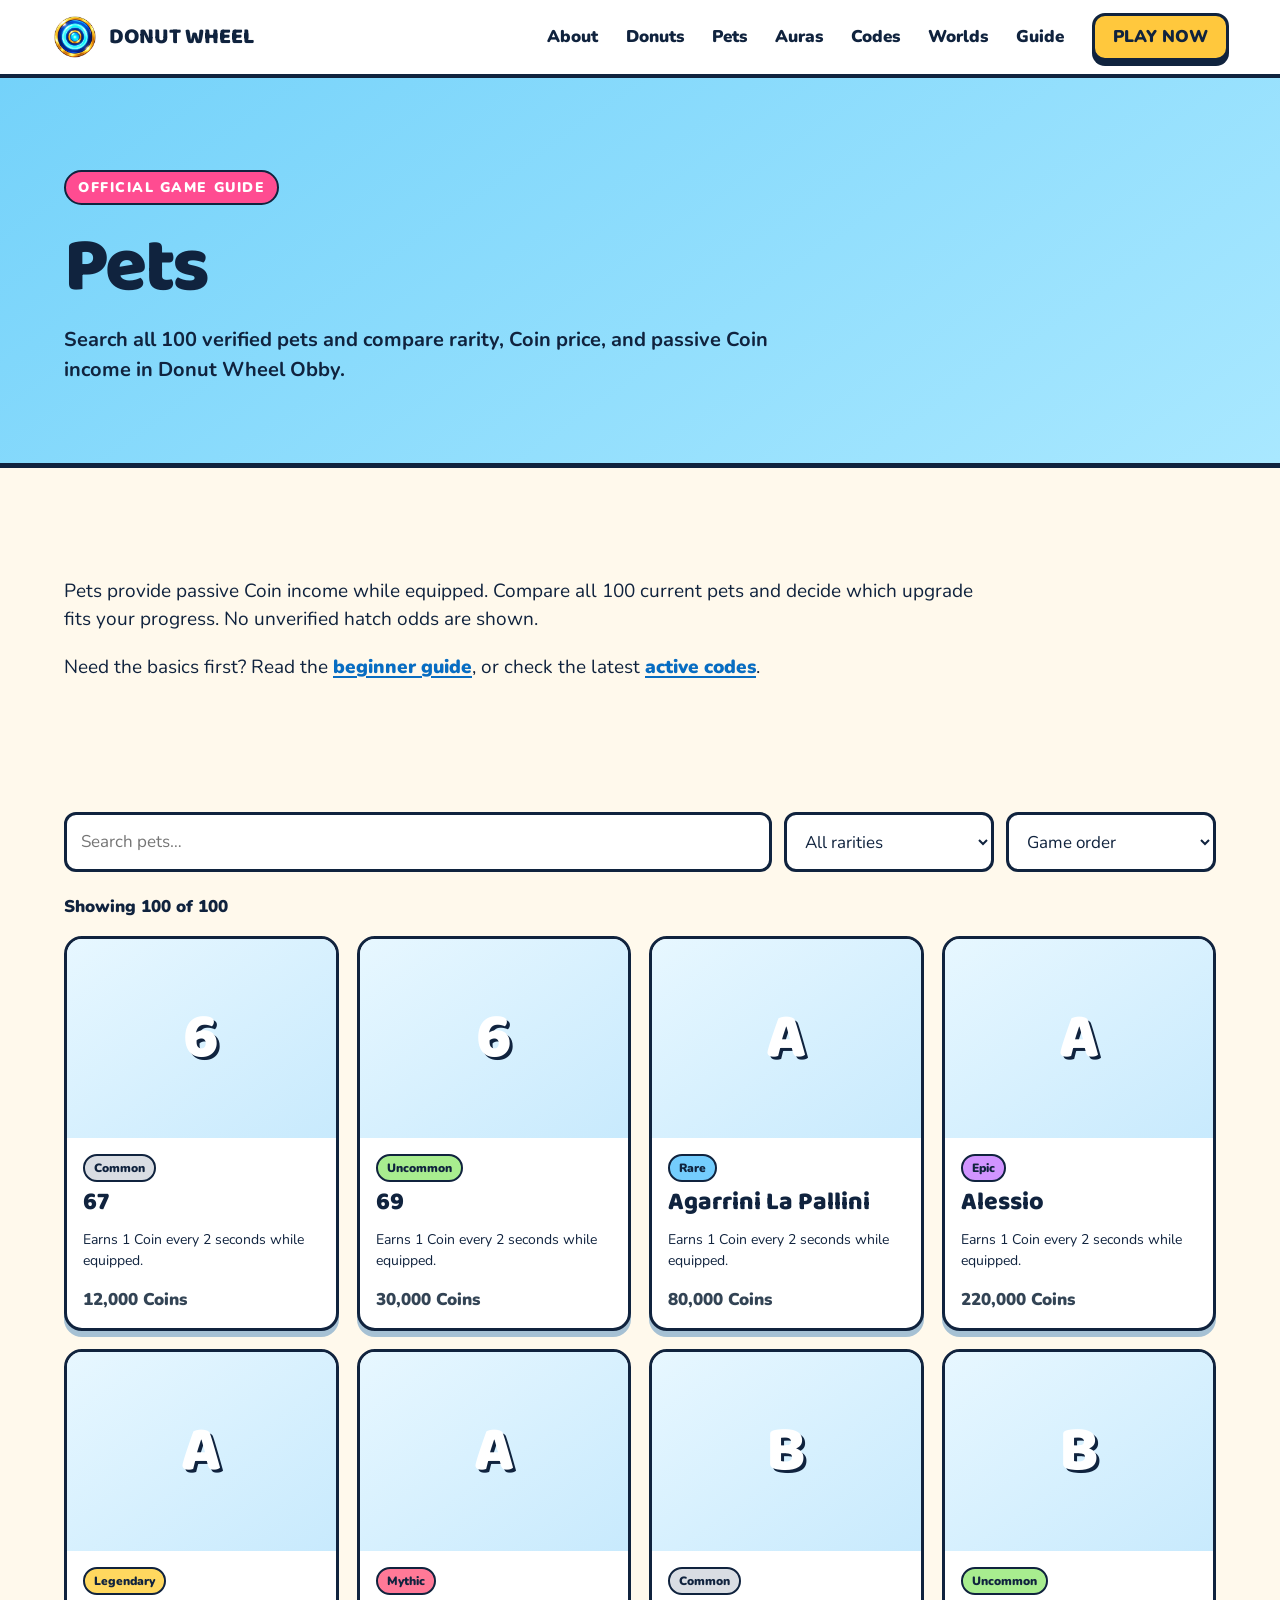
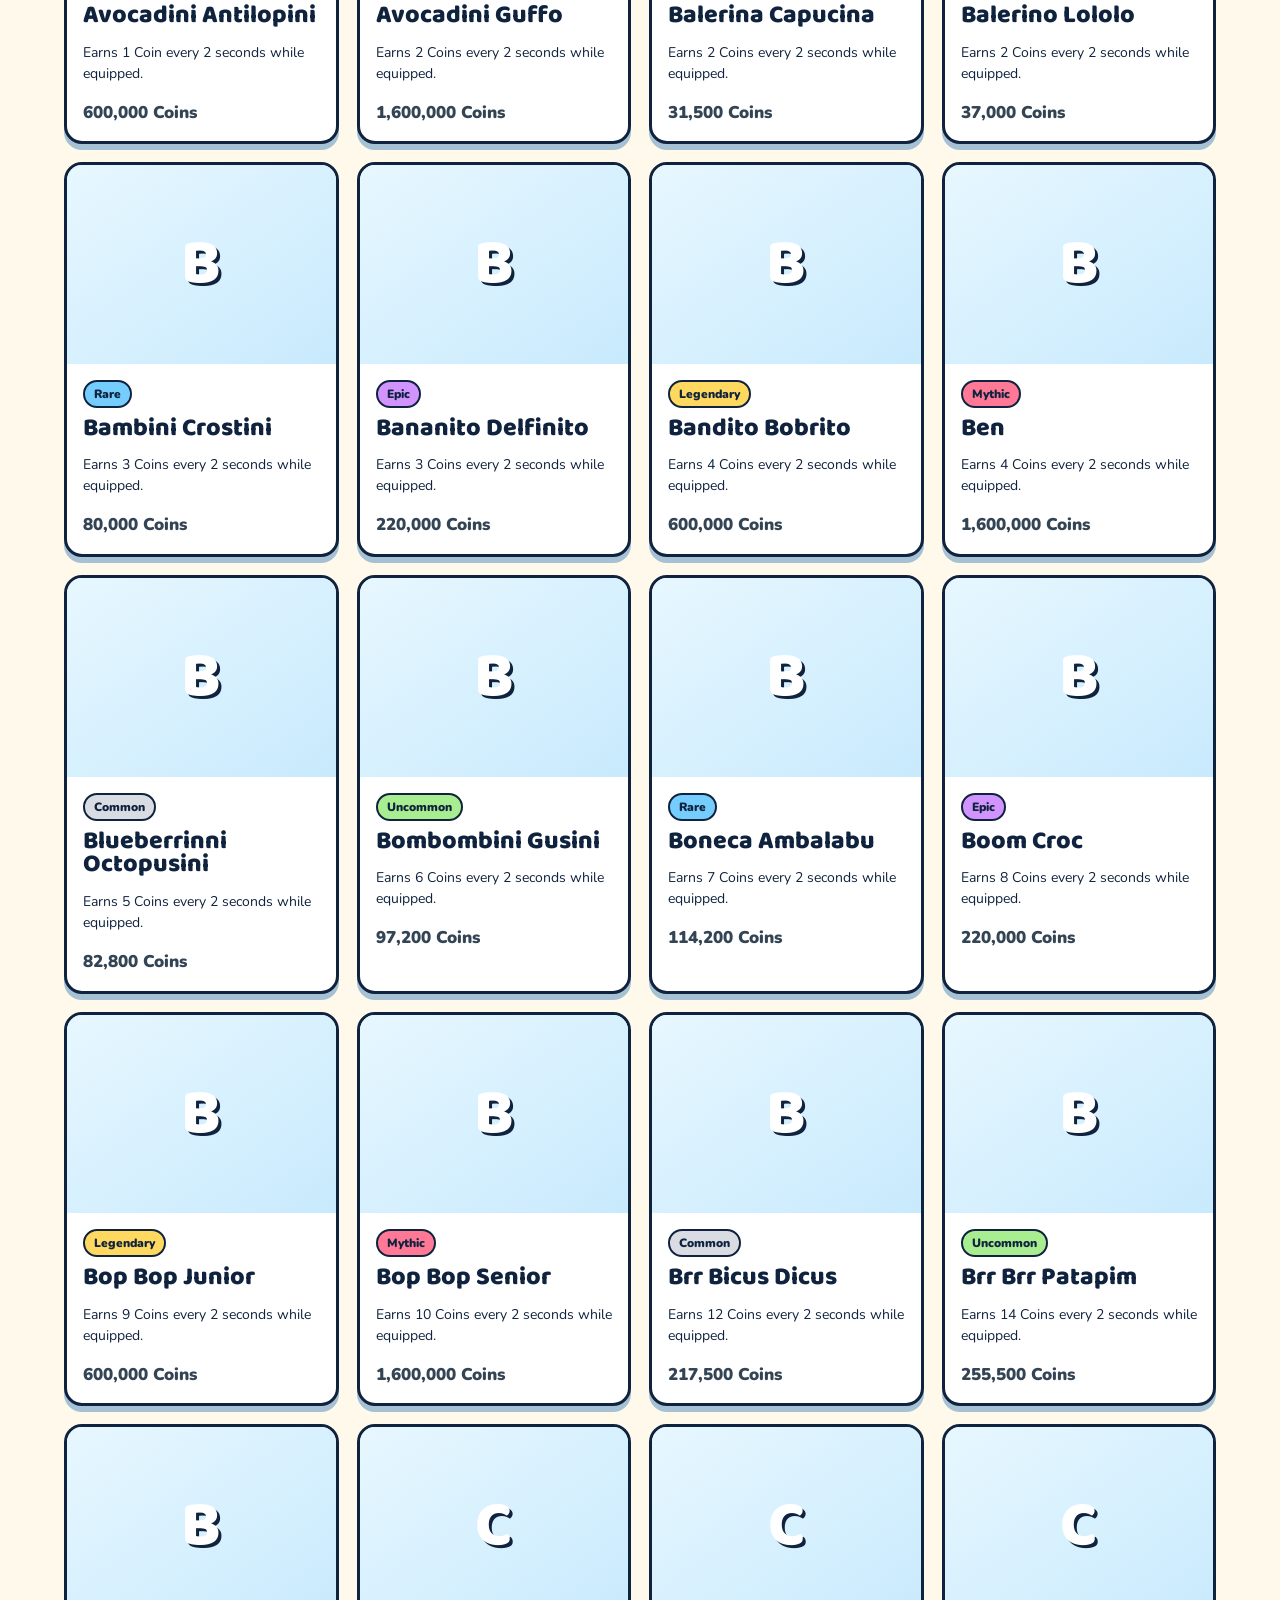
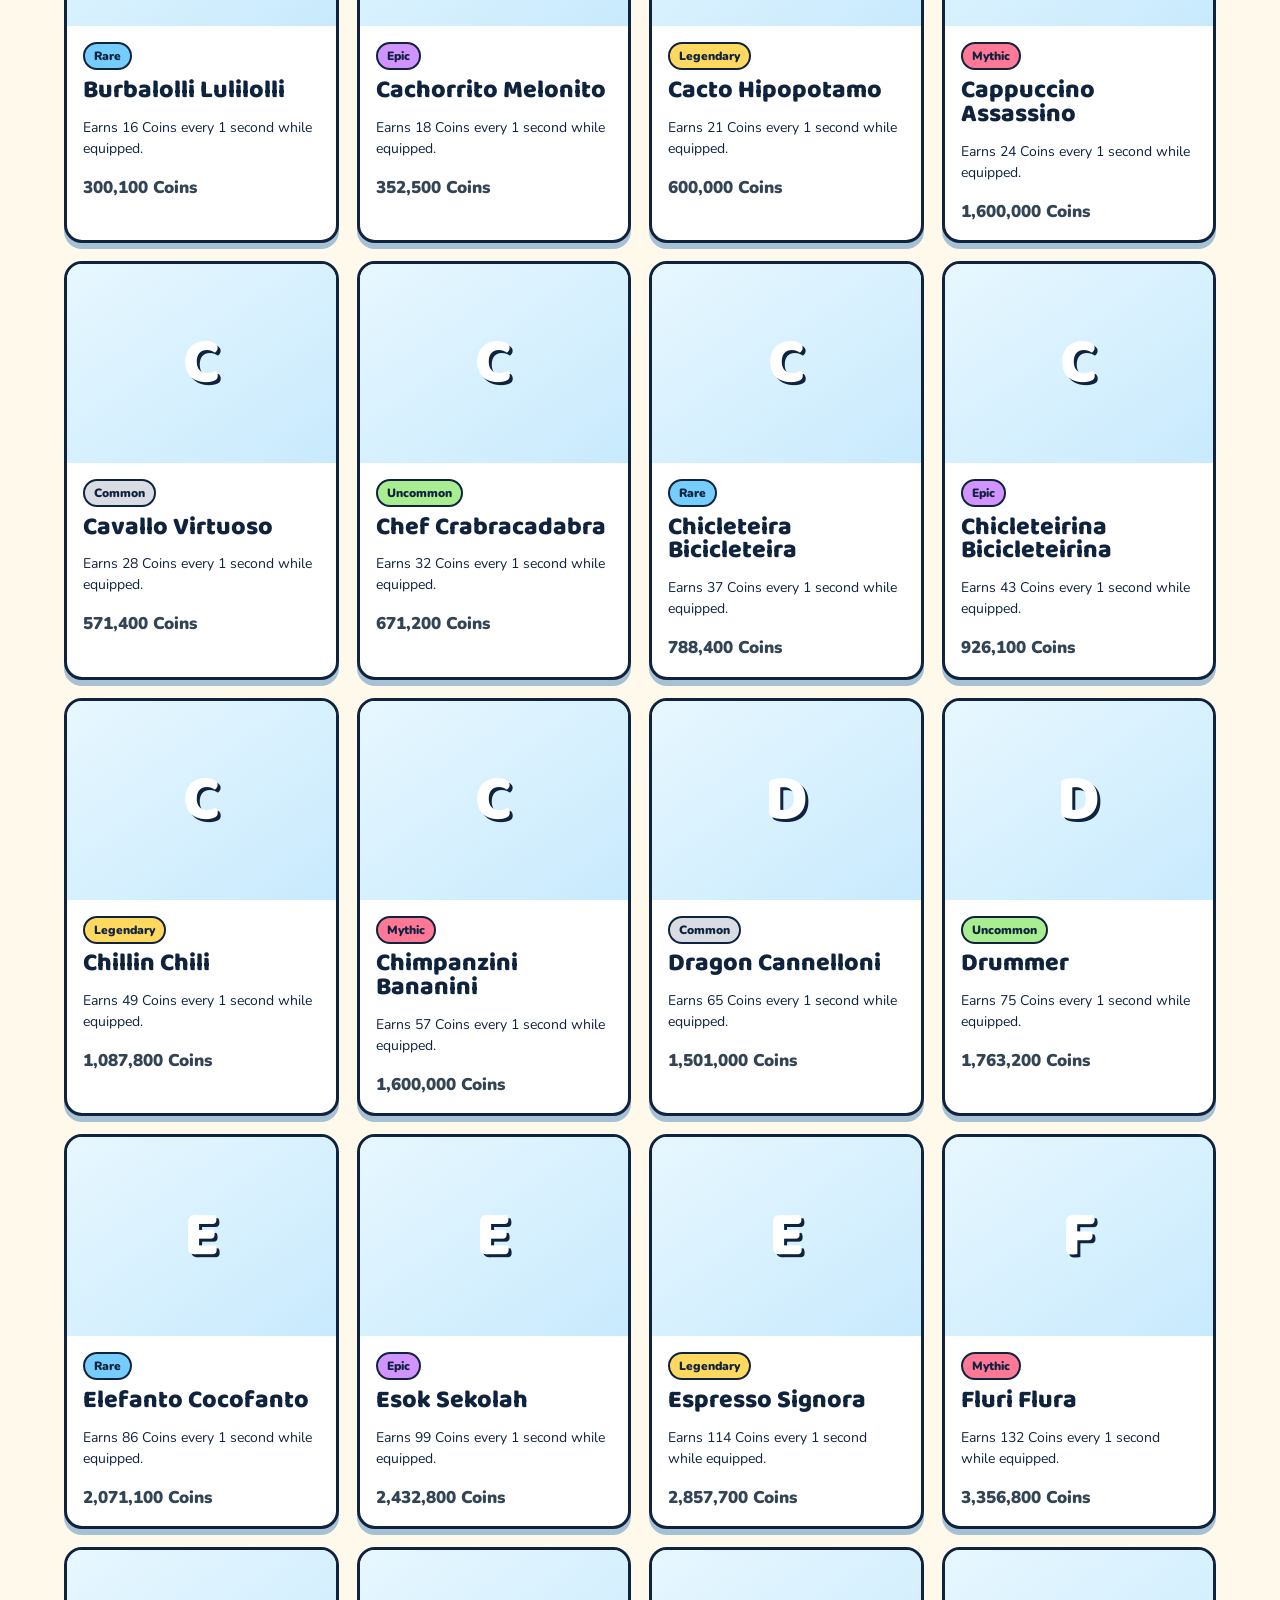
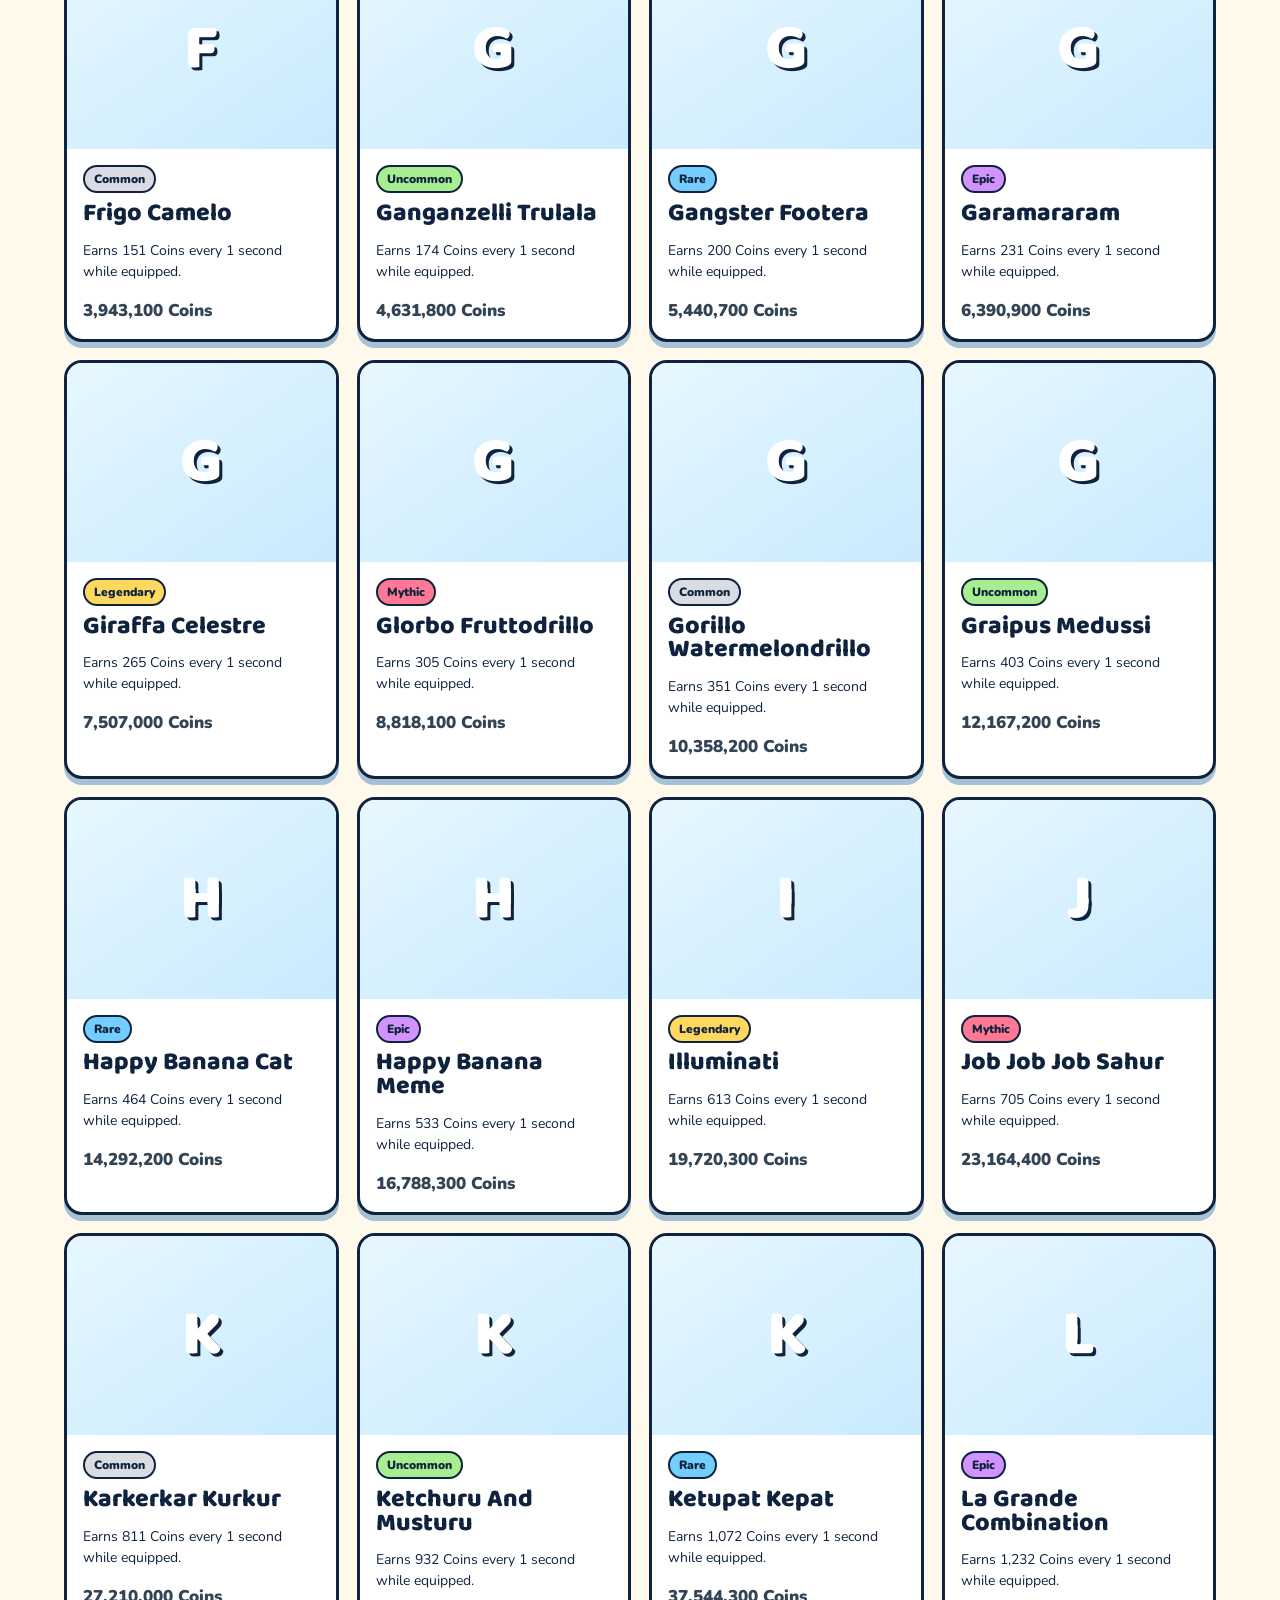
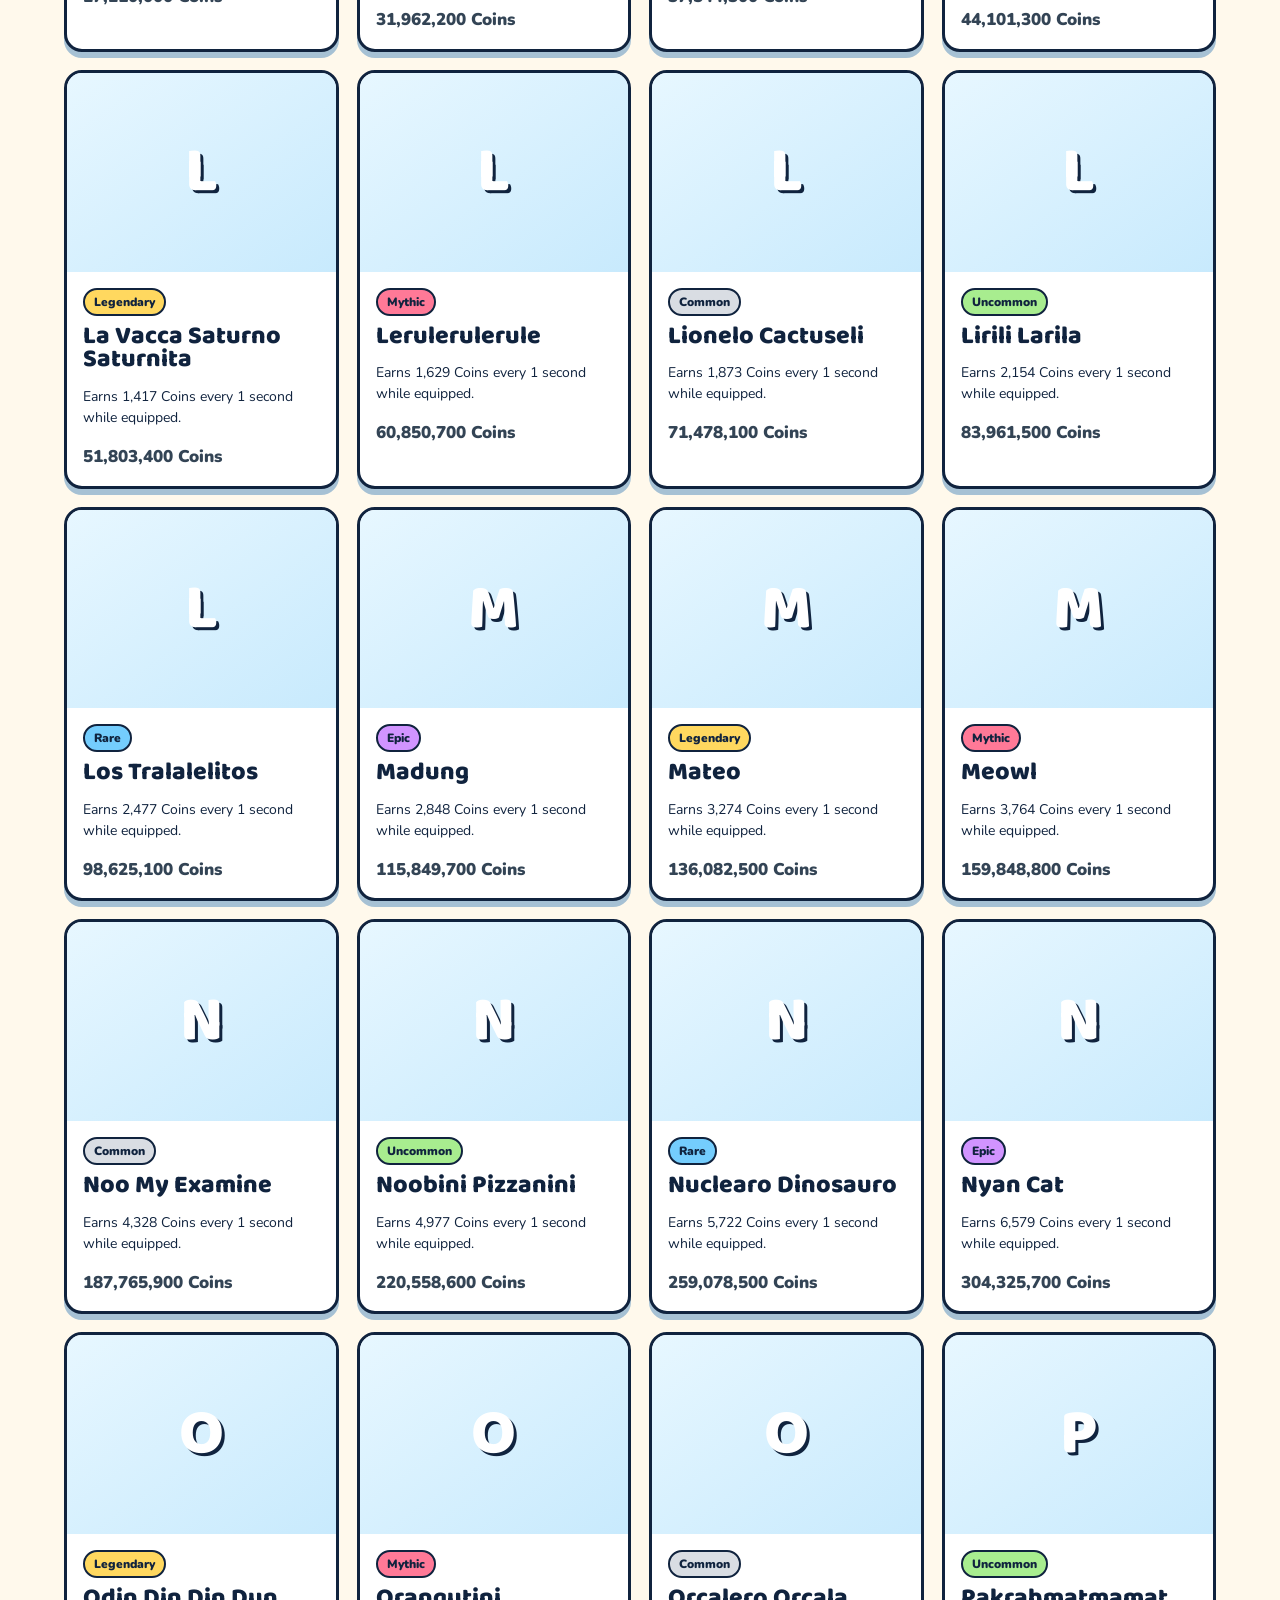
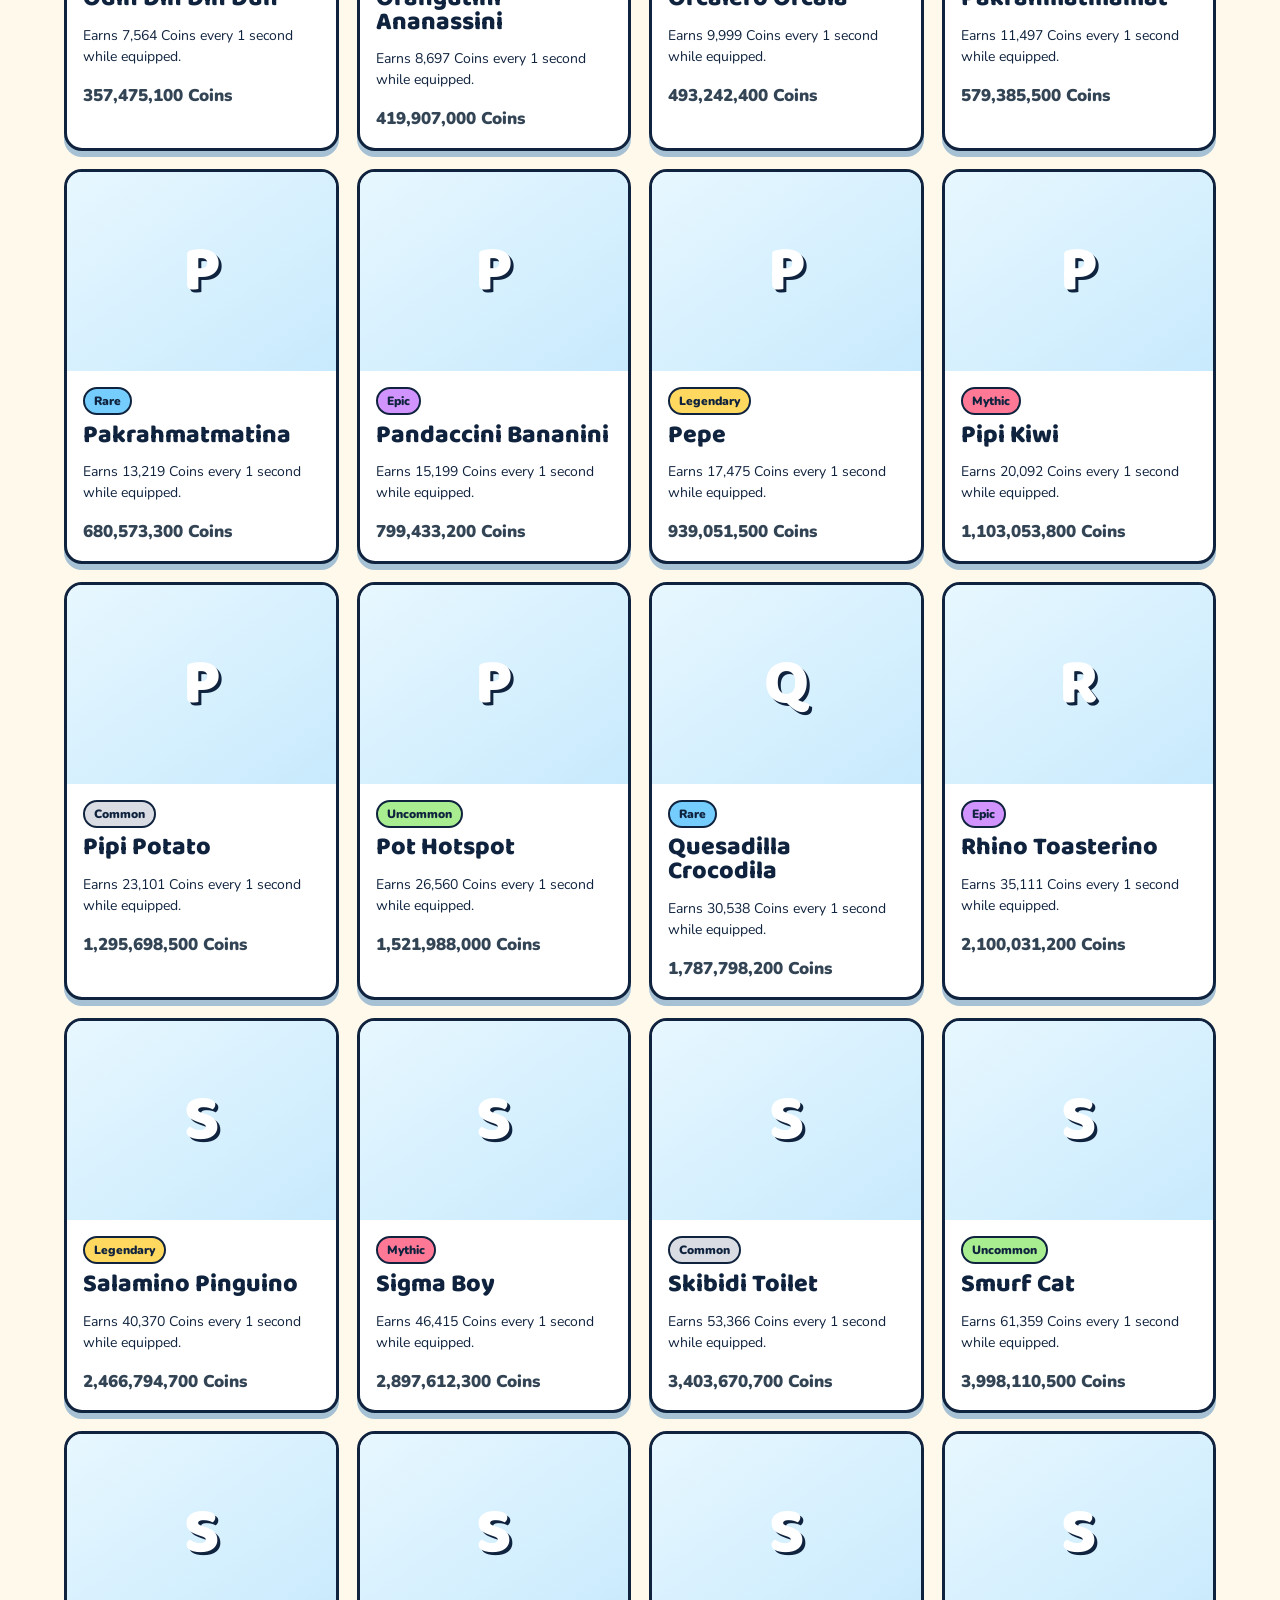
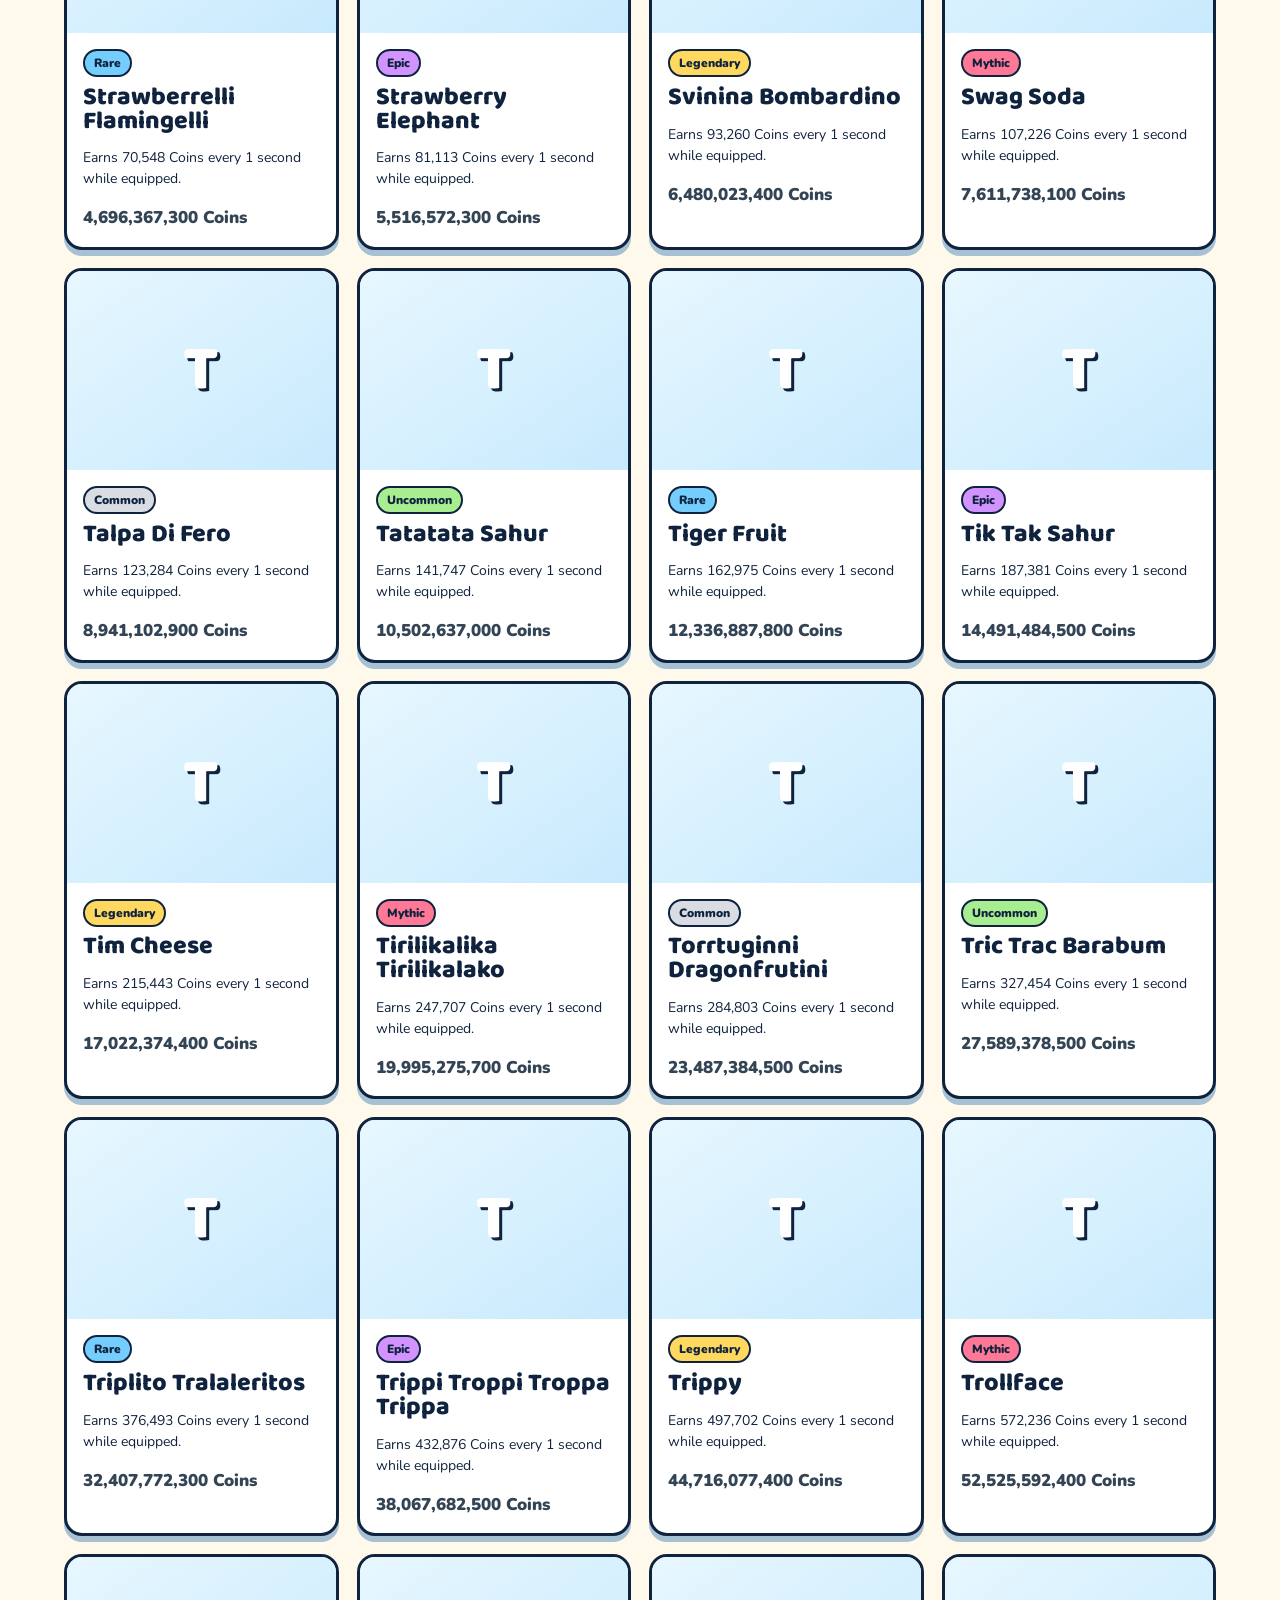
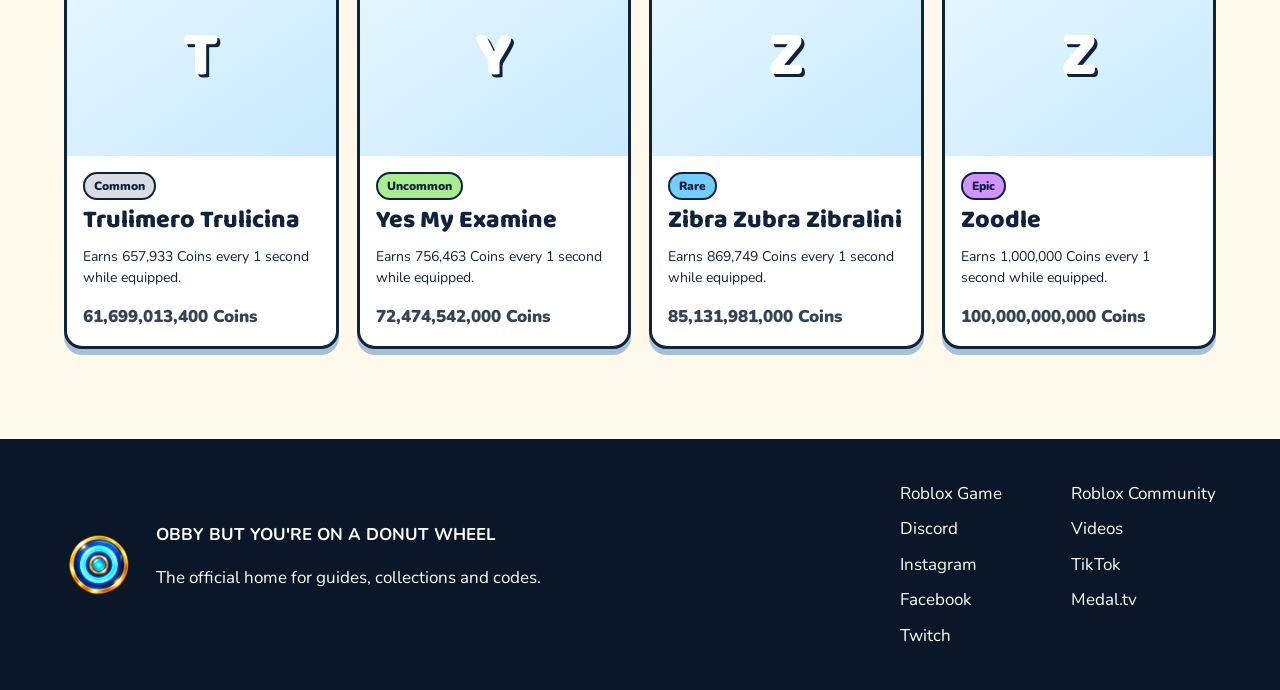
<file: pets/index.html>
<!doctype html><html lang="en"><head><meta charset="utf-8"><meta name="viewport" content="width=device-width,initial-scale=1"><title>Pets | Donut Wheel Obby</title><meta name="description" content="Search all 100 verified pets and compare rarity, Coin price, and passive Coin income in Donut Wheel Obby."><link rel="canonical" href="https://donutwheelobby.games/pets/"><meta property="og:type" content="website"><meta property="og:site_name" content="Donut Wheel Obby"><meta property="og:title" content="Pets | Donut Wheel Obby"><meta property="og:description" content="Search all 100 verified pets and compare rarity, Coin price, and passive Coin income in Donut Wheel Obby."><meta property="og:url" content="https://donutwheelobby.games/pets/"><meta property="og:image" content="https://donutwheelobby.games/assets/thumbnails/hero.png"><meta name="twitter:card" content="summary_large_image"><link rel="icon" href="/assets/branding/game-icon.png"><link rel="stylesheet" href="/styles.css"><link rel="stylesheet" href="/pages.css"><script type="application/ld+json">{"@context":"https://schema.org","@type":"CollectionPage","name":"Pets","description":"Search all 100 verified pets and compare rarity, Coin price, and passive Coin income in Donut Wheel Obby.","url":"https://donutwheelobby.games/pets/","isPartOf":{"@type":"WebSite","name":"Obby But You're on a Donut Wheel","url":"https://donutwheelobby.games/"},"about":{"@type":"VideoGame","name":"Obby But You're on a Donut Wheel","url":"https://donutwheelobby.games/","sameAs":["https://www.roblox.com/games/116189315581111/Obby-But-Youre-on-a-Donut-Wheel","https://www.roblox.com/communities/634448872/Failing-is-Better#!/about","https://discord.gg/8qbxvC3zuS","https://youtu.be/Vah1JB3JuYY","https://www.instagram.com/donutwheelobby?stkn=eWVrcXRvdDRsN284","https://www.tiktok.com/@donutwheelobby","https://www.facebook.com/share/1FJcwU1KgG/","https://medal.tv/u/DonutWheelObby?invite=ur-MSwxamMsODYwMjMwMTg3LA","https://www.twitch.tv/donutwheelobby"]}}</script></head><body><header><a class="brand" href="/"><img src="/assets/branding/game-icon.png" alt="Donut Wheel Obby icon"><span>DONUT WHEEL</span></a><button class="menu" aria-label="Open menu">☰</button><nav><a href="/about/">About</a><a href="/donuts/">Donuts</a><a href="/pets/">Pets</a><a href="/auras/">Auras</a><a href="/codes/">Codes</a><a href="/worlds/">Worlds</a><a href="/how-to-play/">Guide</a><a class="play small" href="https://www.roblox.com/games/116189315581111/Obby-But-Youre-on-a-Donut-Wheel">PLAY NOW</a></nav></header><main><section class="page-hero"><span class="eyebrow">OFFICIAL GAME GUIDE</span><h1>Pets</h1><p>Search all 100 verified pets and compare rarity, Coin price, and passive Coin income in Donut Wheel Obby.</p></section><section class="section prose-intro"><p>Pets provide passive Coin income while equipped. Compare all 100 current pets and decide which upgrade fits your progress. No unverified hatch odds are shown.</p><p>Need the basics first? Read the <a href="/how-to-play/">beginner guide</a>, or check the latest <a href="/codes/">active codes</a>.</p></section><section class="section catalog-page"><div class="toolbar"><input id="catalogSearch" type="search" placeholder="Search pets…" aria-label="Search pets"><select id="catalogRarity"><option value="">All rarities</option><option>Common</option><option>Uncommon</option><option>Rare</option><option>Epic</option><option>Legendary</option><option>Mythic</option></select><select id="catalogSort"><option value="default">Game order</option><option value="name">Name A–Z</option><option value="price">Price low–high</option></select></div><p id="catalogResults" class="results">Showing 100 of 100</p><div id="catalogGrid" class="catalog-grid"><article class="card" data-name="67" data-rarity="Common" data-price="12000"><div class="card-image"><span class="pet-glyph">6</span></div><div class="card-body"><span class="badge Common">Common</span><h2>67</h2><p class="desc">Earns 1 Coin every 2 seconds while equipped.</p><div class="meta"><span>12,000 Coins</span></div></div></article><article class="card" data-name="69" data-rarity="Uncommon" data-price="30000"><div class="card-image"><span class="pet-glyph">6</span></div><div class="card-body"><span class="badge Uncommon">Uncommon</span><h2>69</h2><p class="desc">Earns 1 Coin every 2 seconds while equipped.</p><div class="meta"><span>30,000 Coins</span></div></div></article><article class="card" data-name="agarrini la pallini" data-rarity="Rare" data-price="80000"><div class="card-image"><span class="pet-glyph">A</span></div><div class="card-body"><span class="badge Rare">Rare</span><h2>Agarrini La Pallini</h2><p class="desc">Earns 1 Coin every 2 seconds while equipped.</p><div class="meta"><span>80,000 Coins</span></div></div></article><article class="card" data-name="alessio" data-rarity="Epic" data-price="220000"><div class="card-image"><span class="pet-glyph">A</span></div><div class="card-body"><span class="badge Epic">Epic</span><h2>Alessio</h2><p class="desc">Earns 1 Coin every 2 seconds while equipped.</p><div class="meta"><span>220,000 Coins</span></div></div></article><article class="card" data-name="avocadini antilopini" data-rarity="Legendary" data-price="600000"><div class="card-image"><span class="pet-glyph">A</span></div><div class="card-body"><span class="badge Legendary">Legendary</span><h2>Avocadini Antilopini</h2><p class="desc">Earns 1 Coin every 2 seconds while equipped.</p><div class="meta"><span>600,000 Coins</span></div></div></article><article class="card" data-name="avocadini guffo" data-rarity="Mythic" data-price="1600000"><div class="card-image"><span class="pet-glyph">A</span></div><div class="card-body"><span class="badge Mythic">Mythic</span><h2>Avocadini Guffo</h2><p class="desc">Earns 2 Coins every 2 seconds while equipped.</p><div class="meta"><span>1,600,000 Coins</span></div></div></article><article class="card" data-name="balerina capucina" data-rarity="Common" data-price="31500"><div class="card-image"><span class="pet-glyph">B</span></div><div class="card-body"><span class="badge Common">Common</span><h2>Balerina Capucina</h2><p class="desc">Earns 2 Coins every 2 seconds while equipped.</p><div class="meta"><span>31,500 Coins</span></div></div></article><article class="card" data-name="balerino lololo" data-rarity="Uncommon" data-price="37000"><div class="card-image"><span class="pet-glyph">B</span></div><div class="card-body"><span class="badge Uncommon">Uncommon</span><h2>Balerino Lololo</h2><p class="desc">Earns 2 Coins every 2 seconds while equipped.</p><div class="meta"><span>37,000 Coins</span></div></div></article><article class="card" data-name="bambini crostini" data-rarity="Rare" data-price="80000"><div class="card-image"><span class="pet-glyph">B</span></div><div class="card-body"><span class="badge Rare">Rare</span><h2>Bambini Crostini</h2><p class="desc">Earns 3 Coins every 2 seconds while equipped.</p><div class="meta"><span>80,000 Coins</span></div></div></article><article class="card" data-name="bananito delfinito" data-rarity="Epic" data-price="220000"><div class="card-image"><span class="pet-glyph">B</span></div><div class="card-body"><span class="badge Epic">Epic</span><h2>Bananito Delfinito</h2><p class="desc">Earns 3 Coins every 2 seconds while equipped.</p><div class="meta"><span>220,000 Coins</span></div></div></article><article class="card" data-name="bandito bobrito" data-rarity="Legendary" data-price="600000"><div class="card-image"><span class="pet-glyph">B</span></div><div class="card-body"><span class="badge Legendary">Legendary</span><h2>Bandito Bobrito</h2><p class="desc">Earns 4 Coins every 2 seconds while equipped.</p><div class="meta"><span>600,000 Coins</span></div></div></article><article class="card" data-name="ben" data-rarity="Mythic" data-price="1600000"><div class="card-image"><span class="pet-glyph">B</span></div><div class="card-body"><span class="badge Mythic">Mythic</span><h2>Ben</h2><p class="desc">Earns 4 Coins every 2 seconds while equipped.</p><div class="meta"><span>1,600,000 Coins</span></div></div></article><article class="card" data-name="blueberrinni octopusini" data-rarity="Common" data-price="82800"><div class="card-image"><span class="pet-glyph">B</span></div><div class="card-body"><span class="badge Common">Common</span><h2>Blueberrinni Octopusini</h2><p class="desc">Earns 5 Coins every 2 seconds while equipped.</p><div class="meta"><span>82,800 Coins</span></div></div></article><article class="card" data-name="bombombini gusini" data-rarity="Uncommon" data-price="97200"><div class="card-image"><span class="pet-glyph">B</span></div><div class="card-body"><span class="badge Uncommon">Uncommon</span><h2>Bombombini Gusini</h2><p class="desc">Earns 6 Coins every 2 seconds while equipped.</p><div class="meta"><span>97,200 Coins</span></div></div></article><article class="card" data-name="boneca ambalabu" data-rarity="Rare" data-price="114200"><div class="card-image"><span class="pet-glyph">B</span></div><div class="card-body"><span class="badge Rare">Rare</span><h2>Boneca Ambalabu</h2><p class="desc">Earns 7 Coins every 2 seconds while equipped.</p><div class="meta"><span>114,200 Coins</span></div></div></article><article class="card" data-name="boom croc" data-rarity="Epic" data-price="220000"><div class="card-image"><span class="pet-glyph">B</span></div><div class="card-body"><span class="badge Epic">Epic</span><h2>Boom Croc</h2><p class="desc">Earns 8 Coins every 2 seconds while equipped.</p><div class="meta"><span>220,000 Coins</span></div></div></article><article class="card" data-name="bop bop junior" data-rarity="Legendary" data-price="600000"><div class="card-image"><span class="pet-glyph">B</span></div><div class="card-body"><span class="badge Legendary">Legendary</span><h2>Bop Bop Junior</h2><p class="desc">Earns 9 Coins every 2 seconds while equipped.</p><div class="meta"><span>600,000 Coins</span></div></div></article><article class="card" data-name="bop bop senior" data-rarity="Mythic" data-price="1600000"><div class="card-image"><span class="pet-glyph">B</span></div><div class="card-body"><span class="badge Mythic">Mythic</span><h2>Bop Bop Senior</h2><p class="desc">Earns 10 Coins every 2 seconds while equipped.</p><div class="meta"><span>1,600,000 Coins</span></div></div></article><article class="card" data-name="brr bicus dicus" data-rarity="Common" data-price="217500"><div class="card-image"><span class="pet-glyph">B</span></div><div class="card-body"><span class="badge Common">Common</span><h2>Brr Bicus Dicus</h2><p class="desc">Earns 12 Coins every 2 seconds while equipped.</p><div class="meta"><span>217,500 Coins</span></div></div></article><article class="card" data-name="brr brr patapim" data-rarity="Uncommon" data-price="255500"><div class="card-image"><span class="pet-glyph">B</span></div><div class="card-body"><span class="badge Uncommon">Uncommon</span><h2>Brr Brr Patapim</h2><p class="desc">Earns 14 Coins every 2 seconds while equipped.</p><div class="meta"><span>255,500 Coins</span></div></div></article><article class="card" data-name="burbalolli lulilolli" data-rarity="Rare" data-price="300100"><div class="card-image"><span class="pet-glyph">B</span></div><div class="card-body"><span class="badge Rare">Rare</span><h2>Burbalolli Lulilolli</h2><p class="desc">Earns 16 Coins every 1 second while equipped.</p><div class="meta"><span>300,100 Coins</span></div></div></article><article class="card" data-name="cachorrito melonito" data-rarity="Epic" data-price="352500"><div class="card-image"><span class="pet-glyph">C</span></div><div class="card-body"><span class="badge Epic">Epic</span><h2>Cachorrito Melonito</h2><p class="desc">Earns 18 Coins every 1 second while equipped.</p><div class="meta"><span>352,500 Coins</span></div></div></article><article class="card" data-name="cacto hipopotamo" data-rarity="Legendary" data-price="600000"><div class="card-image"><span class="pet-glyph">C</span></div><div class="card-body"><span class="badge Legendary">Legendary</span><h2>Cacto Hipopotamo</h2><p class="desc">Earns 21 Coins every 1 second while equipped.</p><div class="meta"><span>600,000 Coins</span></div></div></article><article class="card" data-name="cappuccino assassino" data-rarity="Mythic" data-price="1600000"><div class="card-image"><span class="pet-glyph">C</span></div><div class="card-body"><span class="badge Mythic">Mythic</span><h2>Cappuccino Assassino</h2><p class="desc">Earns 24 Coins every 1 second while equipped.</p><div class="meta"><span>1,600,000 Coins</span></div></div></article><article class="card" data-name="cavallo virtuoso" data-rarity="Common" data-price="571400"><div class="card-image"><span class="pet-glyph">C</span></div><div class="card-body"><span class="badge Common">Common</span><h2>Cavallo Virtuoso</h2><p class="desc">Earns 28 Coins every 1 second while equipped.</p><div class="meta"><span>571,400 Coins</span></div></div></article><article class="card" data-name="chef crabracadabra" data-rarity="Uncommon" data-price="671200"><div class="card-image"><span class="pet-glyph">C</span></div><div class="card-body"><span class="badge Uncommon">Uncommon</span><h2>Chef Crabracadabra</h2><p class="desc">Earns 32 Coins every 1 second while equipped.</p><div class="meta"><span>671,200 Coins</span></div></div></article><article class="card" data-name="chicleteira bicicleteira" data-rarity="Rare" data-price="788400"><div class="card-image"><span class="pet-glyph">C</span></div><div class="card-body"><span class="badge Rare">Rare</span><h2>Chicleteira Bicicleteira</h2><p class="desc">Earns 37 Coins every 1 second while equipped.</p><div class="meta"><span>788,400 Coins</span></div></div></article><article class="card" data-name="chicleteirina bicicleteirina" data-rarity="Epic" data-price="926100"><div class="card-image"><span class="pet-glyph">C</span></div><div class="card-body"><span class="badge Epic">Epic</span><h2>Chicleteirina Bicicleteirina</h2><p class="desc">Earns 43 Coins every 1 second while equipped.</p><div class="meta"><span>926,100 Coins</span></div></div></article><article class="card" data-name="chillin chili" data-rarity="Legendary" data-price="1087800"><div class="card-image"><span class="pet-glyph">C</span></div><div class="card-body"><span class="badge Legendary">Legendary</span><h2>Chillin Chili</h2><p class="desc">Earns 49 Coins every 1 second while equipped.</p><div class="meta"><span>1,087,800 Coins</span></div></div></article><article class="card" data-name="chimpanzini bananini" data-rarity="Mythic" data-price="1600000"><div class="card-image"><span class="pet-glyph">C</span></div><div class="card-body"><span class="badge Mythic">Mythic</span><h2>Chimpanzini Bananini</h2><p class="desc">Earns 57 Coins every 1 second while equipped.</p><div class="meta"><span>1,600,000 Coins</span></div></div></article><article class="card" data-name="dragon cannelloni" data-rarity="Common" data-price="1501000"><div class="card-image"><span class="pet-glyph">D</span></div><div class="card-body"><span class="badge Common">Common</span><h2>Dragon Cannelloni</h2><p class="desc">Earns 65 Coins every 1 second while equipped.</p><div class="meta"><span>1,501,000 Coins</span></div></div></article><article class="card" data-name="drummer" data-rarity="Uncommon" data-price="1763200"><div class="card-image"><span class="pet-glyph">D</span></div><div class="card-body"><span class="badge Uncommon">Uncommon</span><h2>Drummer</h2><p class="desc">Earns 75 Coins every 1 second while equipped.</p><div class="meta"><span>1,763,200 Coins</span></div></div></article><article class="card" data-name="elefanto cocofanto" data-rarity="Rare" data-price="2071100"><div class="card-image"><span class="pet-glyph">E</span></div><div class="card-body"><span class="badge Rare">Rare</span><h2>Elefanto Cocofanto</h2><p class="desc">Earns 86 Coins every 1 second while equipped.</p><div class="meta"><span>2,071,100 Coins</span></div></div></article><article class="card" data-name="esok sekolah" data-rarity="Epic" data-price="2432800"><div class="card-image"><span class="pet-glyph">E</span></div><div class="card-body"><span class="badge Epic">Epic</span><h2>Esok Sekolah</h2><p class="desc">Earns 99 Coins every 1 second while equipped.</p><div class="meta"><span>2,432,800 Coins</span></div></div></article><article class="card" data-name="espresso signora" data-rarity="Legendary" data-price="2857700"><div class="card-image"><span class="pet-glyph">E</span></div><div class="card-body"><span class="badge Legendary">Legendary</span><h2>Espresso Signora</h2><p class="desc">Earns 114 Coins every 1 second while equipped.</p><div class="meta"><span>2,857,700 Coins</span></div></div></article><article class="card" data-name="fluri flura" data-rarity="Mythic" data-price="3356800"><div class="card-image"><span class="pet-glyph">F</span></div><div class="card-body"><span class="badge Mythic">Mythic</span><h2>Fluri Flura</h2><p class="desc">Earns 132 Coins every 1 second while equipped.</p><div class="meta"><span>3,356,800 Coins</span></div></div></article><article class="card" data-name="frigo camelo" data-rarity="Common" data-price="3943100"><div class="card-image"><span class="pet-glyph">F</span></div><div class="card-body"><span class="badge Common">Common</span><h2>Frigo Camelo</h2><p class="desc">Earns 151 Coins every 1 second while equipped.</p><div class="meta"><span>3,943,100 Coins</span></div></div></article><article class="card" data-name="ganganzelli trulala" data-rarity="Uncommon" data-price="4631800"><div class="card-image"><span class="pet-glyph">G</span></div><div class="card-body"><span class="badge Uncommon">Uncommon</span><h2>Ganganzelli Trulala</h2><p class="desc">Earns 174 Coins every 1 second while equipped.</p><div class="meta"><span>4,631,800 Coins</span></div></div></article><article class="card" data-name="gangster footera" data-rarity="Rare" data-price="5440700"><div class="card-image"><span class="pet-glyph">G</span></div><div class="card-body"><span class="badge Rare">Rare</span><h2>Gangster Footera</h2><p class="desc">Earns 200 Coins every 1 second while equipped.</p><div class="meta"><span>5,440,700 Coins</span></div></div></article><article class="card" data-name="garamararam" data-rarity="Epic" data-price="6390900"><div class="card-image"><span class="pet-glyph">G</span></div><div class="card-body"><span class="badge Epic">Epic</span><h2>Garamararam</h2><p class="desc">Earns 231 Coins every 1 second while equipped.</p><div class="meta"><span>6,390,900 Coins</span></div></div></article><article class="card" data-name="giraffa celestre" data-rarity="Legendary" data-price="7507000"><div class="card-image"><span class="pet-glyph">G</span></div><div class="card-body"><span class="badge Legendary">Legendary</span><h2>Giraffa Celestre</h2><p class="desc">Earns 265 Coins every 1 second while equipped.</p><div class="meta"><span>7,507,000 Coins</span></div></div></article><article class="card" data-name="glorbo fruttodrillo" data-rarity="Mythic" data-price="8818100"><div class="card-image"><span class="pet-glyph">G</span></div><div class="card-body"><span class="badge Mythic">Mythic</span><h2>Glorbo Fruttodrillo</h2><p class="desc">Earns 305 Coins every 1 second while equipped.</p><div class="meta"><span>8,818,100 Coins</span></div></div></article><article class="card" data-name="gorillo watermelondrillo" data-rarity="Common" data-price="10358200"><div class="card-image"><span class="pet-glyph">G</span></div><div class="card-body"><span class="badge Common">Common</span><h2>Gorillo Watermelondrillo</h2><p class="desc">Earns 351 Coins every 1 second while equipped.</p><div class="meta"><span>10,358,200 Coins</span></div></div></article><article class="card" data-name="graipus medussi" data-rarity="Uncommon" data-price="12167200"><div class="card-image"><span class="pet-glyph">G</span></div><div class="card-body"><span class="badge Uncommon">Uncommon</span><h2>Graipus Medussi</h2><p class="desc">Earns 403 Coins every 1 second while equipped.</p><div class="meta"><span>12,167,200 Coins</span></div></div></article><article class="card" data-name="happy banana cat" data-rarity="Rare" data-price="14292200"><div class="card-image"><span class="pet-glyph">H</span></div><div class="card-body"><span class="badge Rare">Rare</span><h2>Happy Banana Cat</h2><p class="desc">Earns 464 Coins every 1 second while equipped.</p><div class="meta"><span>14,292,200 Coins</span></div></div></article><article class="card" data-name="happy banana meme" data-rarity="Epic" data-price="16788300"><div class="card-image"><span class="pet-glyph">H</span></div><div class="card-body"><span class="badge Epic">Epic</span><h2>Happy Banana Meme</h2><p class="desc">Earns 533 Coins every 1 second while equipped.</p><div class="meta"><span>16,788,300 Coins</span></div></div></article><article class="card" data-name="illuminati" data-rarity="Legendary" data-price="19720300"><div class="card-image"><span class="pet-glyph">I</span></div><div class="card-body"><span class="badge Legendary">Legendary</span><h2>Illuminati</h2><p class="desc">Earns 613 Coins every 1 second while equipped.</p><div class="meta"><span>19,720,300 Coins</span></div></div></article><article class="card" data-name="job job job sahur" data-rarity="Mythic" data-price="23164400"><div class="card-image"><span class="pet-glyph">J</span></div><div class="card-body"><span class="badge Mythic">Mythic</span><h2>Job Job Job Sahur</h2><p class="desc">Earns 705 Coins every 1 second while equipped.</p><div class="meta"><span>23,164,400 Coins</span></div></div></article><article class="card" data-name="karkerkar kurkur" data-rarity="Common" data-price="27210000"><div class="card-image"><span class="pet-glyph">K</span></div><div class="card-body"><span class="badge Common">Common</span><h2>Karkerkar Kurkur</h2><p class="desc">Earns 811 Coins every 1 second while equipped.</p><div class="meta"><span>27,210,000 Coins</span></div></div></article><article class="card" data-name="ketchuru and musturu" data-rarity="Uncommon" data-price="31962200"><div class="card-image"><span class="pet-glyph">K</span></div><div class="card-body"><span class="badge Uncommon">Uncommon</span><h2>Ketchuru And Musturu</h2><p class="desc">Earns 932 Coins every 1 second while equipped.</p><div class="meta"><span>31,962,200 Coins</span></div></div></article><article class="card" data-name="ketupat kepat" data-rarity="Rare" data-price="37544300"><div class="card-image"><span class="pet-glyph">K</span></div><div class="card-body"><span class="badge Rare">Rare</span><h2>Ketupat Kepat</h2><p class="desc">Earns 1,072 Coins every 1 second while equipped.</p><div class="meta"><span>37,544,300 Coins</span></div></div></article><article class="card" data-name="la grande combination" data-rarity="Epic" data-price="44101300"><div class="card-image"><span class="pet-glyph">L</span></div><div class="card-body"><span class="badge Epic">Epic</span><h2>La Grande Combination</h2><p class="desc">Earns 1,232 Coins every 1 second while equipped.</p><div class="meta"><span>44,101,300 Coins</span></div></div></article><article class="card" data-name="la vacca saturno saturnita" data-rarity="Legendary" data-price="51803400"><div class="card-image"><span class="pet-glyph">L</span></div><div class="card-body"><span class="badge Legendary">Legendary</span><h2>La Vacca Saturno Saturnita</h2><p class="desc">Earns 1,417 Coins every 1 second while equipped.</p><div class="meta"><span>51,803,400 Coins</span></div></div></article><article class="card" data-name="lerulerulerule" data-rarity="Mythic" data-price="60850700"><div class="card-image"><span class="pet-glyph">L</span></div><div class="card-body"><span class="badge Mythic">Mythic</span><h2>Lerulerulerule</h2><p class="desc">Earns 1,629 Coins every 1 second while equipped.</p><div class="meta"><span>60,850,700 Coins</span></div></div></article><article class="card" data-name="lionelo cactuseli" data-rarity="Common" data-price="71478100"><div class="card-image"><span class="pet-glyph">L</span></div><div class="card-body"><span class="badge Common">Common</span><h2>Lionelo Cactuseli</h2><p class="desc">Earns 1,873 Coins every 1 second while equipped.</p><div class="meta"><span>71,478,100 Coins</span></div></div></article><article class="card" data-name="lirili larila" data-rarity="Uncommon" data-price="83961500"><div class="card-image"><span class="pet-glyph">L</span></div><div class="card-body"><span class="badge Uncommon">Uncommon</span><h2>Lirili Larila</h2><p class="desc">Earns 2,154 Coins every 1 second while equipped.</p><div class="meta"><span>83,961,500 Coins</span></div></div></article><article class="card" data-name="los  tralalelitos" data-rarity="Rare" data-price="98625100"><div class="card-image"><span class="pet-glyph">L</span></div><div class="card-body"><span class="badge Rare">Rare</span><h2>Los  Tralalelitos</h2><p class="desc">Earns 2,477 Coins every 1 second while equipped.</p><div class="meta"><span>98,625,100 Coins</span></div></div></article><article class="card" data-name="madung" data-rarity="Epic" data-price="115849700"><div class="card-image"><span class="pet-glyph">M</span></div><div class="card-body"><span class="badge Epic">Epic</span><h2>Madung</h2><p class="desc">Earns 2,848 Coins every 1 second while equipped.</p><div class="meta"><span>115,849,700 Coins</span></div></div></article><article class="card" data-name="mateo" data-rarity="Legendary" data-price="136082500"><div class="card-image"><span class="pet-glyph">M</span></div><div class="card-body"><span class="badge Legendary">Legendary</span><h2>Mateo</h2><p class="desc">Earns 3,274 Coins every 1 second while equipped.</p><div class="meta"><span>136,082,500 Coins</span></div></div></article><article class="card" data-name="meowl" data-rarity="Mythic" data-price="159848800"><div class="card-image"><span class="pet-glyph">M</span></div><div class="card-body"><span class="badge Mythic">Mythic</span><h2>Meowl</h2><p class="desc">Earns 3,764 Coins every 1 second while equipped.</p><div class="meta"><span>159,848,800 Coins</span></div></div></article><article class="card" data-name="noo my examine" data-rarity="Common" data-price="187765900"><div class="card-image"><span class="pet-glyph">N</span></div><div class="card-body"><span class="badge Common">Common</span><h2>Noo My Examine</h2><p class="desc">Earns 4,328 Coins every 1 second while equipped.</p><div class="meta"><span>187,765,900 Coins</span></div></div></article><article class="card" data-name="noobini pizzanini" data-rarity="Uncommon" data-price="220558600"><div class="card-image"><span class="pet-glyph">N</span></div><div class="card-body"><span class="badge Uncommon">Uncommon</span><h2>Noobini Pizzanini</h2><p class="desc">Earns 4,977 Coins every 1 second while equipped.</p><div class="meta"><span>220,558,600 Coins</span></div></div></article><article class="card" data-name="nuclearo dinosauro" data-rarity="Rare" data-price="259078500"><div class="card-image"><span class="pet-glyph">N</span></div><div class="card-body"><span class="badge Rare">Rare</span><h2>Nuclearo Dinosauro</h2><p class="desc">Earns 5,722 Coins every 1 second while equipped.</p><div class="meta"><span>259,078,500 Coins</span></div></div></article><article class="card" data-name="nyan cat" data-rarity="Epic" data-price="304325700"><div class="card-image"><span class="pet-glyph">N</span></div><div class="card-body"><span class="badge Epic">Epic</span><h2>Nyan Cat</h2><p class="desc">Earns 6,579 Coins every 1 second while equipped.</p><div class="meta"><span>304,325,700 Coins</span></div></div></article><article class="card" data-name="odin din din dun" data-rarity="Legendary" data-price="357475100"><div class="card-image"><span class="pet-glyph">O</span></div><div class="card-body"><span class="badge Legendary">Legendary</span><h2>Odin Din Din Dun</h2><p class="desc">Earns 7,564 Coins every 1 second while equipped.</p><div class="meta"><span>357,475,100 Coins</span></div></div></article><article class="card" data-name="orangutini ananassini" data-rarity="Mythic" data-price="419907000"><div class="card-image"><span class="pet-glyph">O</span></div><div class="card-body"><span class="badge Mythic">Mythic</span><h2>Orangutini Ananassini</h2><p class="desc">Earns 8,697 Coins every 1 second while equipped.</p><div class="meta"><span>419,907,000 Coins</span></div></div></article><article class="card" data-name="orcalero orcala" data-rarity="Common" data-price="493242400"><div class="card-image"><span class="pet-glyph">O</span></div><div class="card-body"><span class="badge Common">Common</span><h2>Orcalero Orcala</h2><p class="desc">Earns 9,999 Coins every 1 second while equipped.</p><div class="meta"><span>493,242,400 Coins</span></div></div></article><article class="card" data-name="pakrahmatmamat" data-rarity="Uncommon" data-price="579385500"><div class="card-image"><span class="pet-glyph">P</span></div><div class="card-body"><span class="badge Uncommon">Uncommon</span><h2>Pakrahmatmamat</h2><p class="desc">Earns 11,497 Coins every 1 second while equipped.</p><div class="meta"><span>579,385,500 Coins</span></div></div></article><article class="card" data-name="pakrahmatmatina" data-rarity="Rare" data-price="680573300"><div class="card-image"><span class="pet-glyph">P</span></div><div class="card-body"><span class="badge Rare">Rare</span><h2>Pakrahmatmatina</h2><p class="desc">Earns 13,219 Coins every 1 second while equipped.</p><div class="meta"><span>680,573,300 Coins</span></div></div></article><article class="card" data-name="pandaccini bananini" data-rarity="Epic" data-price="799433200"><div class="card-image"><span class="pet-glyph">P</span></div><div class="card-body"><span class="badge Epic">Epic</span><h2>Pandaccini Bananini</h2><p class="desc">Earns 15,199 Coins every 1 second while equipped.</p><div class="meta"><span>799,433,200 Coins</span></div></div></article><article class="card" data-name="pepe" data-rarity="Legendary" data-price="939051500"><div class="card-image"><span class="pet-glyph">P</span></div><div class="card-body"><span class="badge Legendary">Legendary</span><h2>Pepe</h2><p class="desc">Earns 17,475 Coins every 1 second while equipped.</p><div class="meta"><span>939,051,500 Coins</span></div></div></article><article class="card" data-name="pipi kiwi" data-rarity="Mythic" data-price="1103053800"><div class="card-image"><span class="pet-glyph">P</span></div><div class="card-body"><span class="badge Mythic">Mythic</span><h2>Pipi Kiwi</h2><p class="desc">Earns 20,092 Coins every 1 second while equipped.</p><div class="meta"><span>1,103,053,800 Coins</span></div></div></article><article class="card" data-name="pipi potato" data-rarity="Common" data-price="1295698500"><div class="card-image"><span class="pet-glyph">P</span></div><div class="card-body"><span class="badge Common">Common</span><h2>Pipi Potato</h2><p class="desc">Earns 23,101 Coins every 1 second while equipped.</p><div class="meta"><span>1,295,698,500 Coins</span></div></div></article><article class="card" data-name="pot hotspot" data-rarity="Uncommon" data-price="1521988000"><div class="card-image"><span class="pet-glyph">P</span></div><div class="card-body"><span class="badge Uncommon">Uncommon</span><h2>Pot Hotspot</h2><p class="desc">Earns 26,560 Coins every 1 second while equipped.</p><div class="meta"><span>1,521,988,000 Coins</span></div></div></article><article class="card" data-name="quesadilla crocodila" data-rarity="Rare" data-price="1787798200"><div class="card-image"><span class="pet-glyph">Q</span></div><div class="card-body"><span class="badge Rare">Rare</span><h2>Quesadilla Crocodila</h2><p class="desc">Earns 30,538 Coins every 1 second while equipped.</p><div class="meta"><span>1,787,798,200 Coins</span></div></div></article><article class="card" data-name="rhino toasterino" data-rarity="Epic" data-price="2100031200"><div class="card-image"><span class="pet-glyph">R</span></div><div class="card-body"><span class="badge Epic">Epic</span><h2>Rhino Toasterino</h2><p class="desc">Earns 35,111 Coins every 1 second while equipped.</p><div class="meta"><span>2,100,031,200 Coins</span></div></div></article><article class="card" data-name="salamino pinguino" data-rarity="Legendary" data-price="2466794700"><div class="card-image"><span class="pet-glyph">S</span></div><div class="card-body"><span class="badge Legendary">Legendary</span><h2>Salamino Pinguino</h2><p class="desc">Earns 40,370 Coins every 1 second while equipped.</p><div class="meta"><span>2,466,794,700 Coins</span></div></div></article><article class="card" data-name="sigma boy" data-rarity="Mythic" data-price="2897612300"><div class="card-image"><span class="pet-glyph">S</span></div><div class="card-body"><span class="badge Mythic">Mythic</span><h2>Sigma Boy</h2><p class="desc">Earns 46,415 Coins every 1 second while equipped.</p><div class="meta"><span>2,897,612,300 Coins</span></div></div></article><article class="card" data-name="skibidi toilet" data-rarity="Common" data-price="3403670700"><div class="card-image"><span class="pet-glyph">S</span></div><div class="card-body"><span class="badge Common">Common</span><h2>Skibidi Toilet</h2><p class="desc">Earns 53,366 Coins every 1 second while equipped.</p><div class="meta"><span>3,403,670,700 Coins</span></div></div></article><article class="card" data-name="smurf cat" data-rarity="Uncommon" data-price="3998110500"><div class="card-image"><span class="pet-glyph">S</span></div><div class="card-body"><span class="badge Uncommon">Uncommon</span><h2>Smurf Cat</h2><p class="desc">Earns 61,359 Coins every 1 second while equipped.</p><div class="meta"><span>3,998,110,500 Coins</span></div></div></article><article class="card" data-name="strawberrelli flamingelli" data-rarity="Rare" data-price="4696367300"><div class="card-image"><span class="pet-glyph">S</span></div><div class="card-body"><span class="badge Rare">Rare</span><h2>Strawberrelli Flamingelli</h2><p class="desc">Earns 70,548 Coins every 1 second while equipped.</p><div class="meta"><span>4,696,367,300 Coins</span></div></div></article><article class="card" data-name="strawberry elephant" data-rarity="Epic" data-price="5516572300"><div class="card-image"><span class="pet-glyph">S</span></div><div class="card-body"><span class="badge Epic">Epic</span><h2>Strawberry Elephant</h2><p class="desc">Earns 81,113 Coins every 1 second while equipped.</p><div class="meta"><span>5,516,572,300 Coins</span></div></div></article><article class="card" data-name="svinina bombardino" data-rarity="Legendary" data-price="6480023400"><div class="card-image"><span class="pet-glyph">S</span></div><div class="card-body"><span class="badge Legendary">Legendary</span><h2>Svinina Bombardino</h2><p class="desc">Earns 93,260 Coins every 1 second while equipped.</p><div class="meta"><span>6,480,023,400 Coins</span></div></div></article><article class="card" data-name="swag soda" data-rarity="Mythic" data-price="7611738100"><div class="card-image"><span class="pet-glyph">S</span></div><div class="card-body"><span class="badge Mythic">Mythic</span><h2>Swag Soda</h2><p class="desc">Earns 107,226 Coins every 1 second while equipped.</p><div class="meta"><span>7,611,738,100 Coins</span></div></div></article><article class="card" data-name="talpa di fero" data-rarity="Common" data-price="8941102900"><div class="card-image"><span class="pet-glyph">T</span></div><div class="card-body"><span class="badge Common">Common</span><h2>Talpa Di Fero</h2><p class="desc">Earns 123,284 Coins every 1 second while equipped.</p><div class="meta"><span>8,941,102,900 Coins</span></div></div></article><article class="card" data-name="tatatata sahur" data-rarity="Uncommon" data-price="10502637000"><div class="card-image"><span class="pet-glyph">T</span></div><div class="card-body"><span class="badge Uncommon">Uncommon</span><h2>Tatatata Sahur</h2><p class="desc">Earns 141,747 Coins every 1 second while equipped.</p><div class="meta"><span>10,502,637,000 Coins</span></div></div></article><article class="card" data-name="tiger fruit" data-rarity="Rare" data-price="12336887800"><div class="card-image"><span class="pet-glyph">T</span></div><div class="card-body"><span class="badge Rare">Rare</span><h2>Tiger Fruit</h2><p class="desc">Earns 162,975 Coins every 1 second while equipped.</p><div class="meta"><span>12,336,887,800 Coins</span></div></div></article><article class="card" data-name="tik tak sahur" data-rarity="Epic" data-price="14491484500"><div class="card-image"><span class="pet-glyph">T</span></div><div class="card-body"><span class="badge Epic">Epic</span><h2>Tik Tak Sahur</h2><p class="desc">Earns 187,381 Coins every 1 second while equipped.</p><div class="meta"><span>14,491,484,500 Coins</span></div></div></article><article class="card" data-name="tim cheese" data-rarity="Legendary" data-price="17022374400"><div class="card-image"><span class="pet-glyph">T</span></div><div class="card-body"><span class="badge Legendary">Legendary</span><h2>Tim Cheese</h2><p class="desc">Earns 215,443 Coins every 1 second while equipped.</p><div class="meta"><span>17,022,374,400 Coins</span></div></div></article><article class="card" data-name="tirilikalika tirilikalako" data-rarity="Mythic" data-price="19995275700"><div class="card-image"><span class="pet-glyph">T</span></div><div class="card-body"><span class="badge Mythic">Mythic</span><h2>Tirilikalika Tirilikalako</h2><p class="desc">Earns 247,707 Coins every 1 second while equipped.</p><div class="meta"><span>19,995,275,700 Coins</span></div></div></article><article class="card" data-name="torrtuginni dragonfrutini" data-rarity="Common" data-price="23487384500"><div class="card-image"><span class="pet-glyph">T</span></div><div class="card-body"><span class="badge Common">Common</span><h2>Torrtuginni Dragonfrutini</h2><p class="desc">Earns 284,803 Coins every 1 second while equipped.</p><div class="meta"><span>23,487,384,500 Coins</span></div></div></article><article class="card" data-name="tric trac barabum" data-rarity="Uncommon" data-price="27589378500"><div class="card-image"><span class="pet-glyph">T</span></div><div class="card-body"><span class="badge Uncommon">Uncommon</span><h2>Tric Trac Barabum</h2><p class="desc">Earns 327,454 Coins every 1 second while equipped.</p><div class="meta"><span>27,589,378,500 Coins</span></div></div></article><article class="card" data-name="triplito tralaleritos" data-rarity="Rare" data-price="32407772300"><div class="card-image"><span class="pet-glyph">T</span></div><div class="card-body"><span class="badge Rare">Rare</span><h2>Triplito Tralaleritos</h2><p class="desc">Earns 376,493 Coins every 1 second while equipped.</p><div class="meta"><span>32,407,772,300 Coins</span></div></div></article><article class="card" data-name="trippi troppi troppa trippa" data-rarity="Epic" data-price="38067682500"><div class="card-image"><span class="pet-glyph">T</span></div><div class="card-body"><span class="badge Epic">Epic</span><h2>Trippi Troppi Troppa Trippa</h2><p class="desc">Earns 432,876 Coins every 1 second while equipped.</p><div class="meta"><span>38,067,682,500 Coins</span></div></div></article><article class="card" data-name="trippy" data-rarity="Legendary" data-price="44716077400"><div class="card-image"><span class="pet-glyph">T</span></div><div class="card-body"><span class="badge Legendary">Legendary</span><h2>Trippy</h2><p class="desc">Earns 497,702 Coins every 1 second while equipped.</p><div class="meta"><span>44,716,077,400 Coins</span></div></div></article><article class="card" data-name="trollface" data-rarity="Mythic" data-price="52525592400"><div class="card-image"><span class="pet-glyph">T</span></div><div class="card-body"><span class="badge Mythic">Mythic</span><h2>Trollface</h2><p class="desc">Earns 572,236 Coins every 1 second while equipped.</p><div class="meta"><span>52,525,592,400 Coins</span></div></div></article><article class="card" data-name="trulimero trulicina" data-rarity="Common" data-price="61699013400"><div class="card-image"><span class="pet-glyph">T</span></div><div class="card-body"><span class="badge Common">Common</span><h2>Trulimero Trulicina</h2><p class="desc">Earns 657,933 Coins every 1 second while equipped.</p><div class="meta"><span>61,699,013,400 Coins</span></div></div></article><article class="card" data-name="yes my examine" data-rarity="Uncommon" data-price="72474542000"><div class="card-image"><span class="pet-glyph">Y</span></div><div class="card-body"><span class="badge Uncommon">Uncommon</span><h2>Yes My Examine</h2><p class="desc">Earns 756,463 Coins every 1 second while equipped.</p><div class="meta"><span>72,474,542,000 Coins</span></div></div></article><article class="card" data-name="zibra zubra zibralini" data-rarity="Rare" data-price="85131981000"><div class="card-image"><span class="pet-glyph">Z</span></div><div class="card-body"><span class="badge Rare">Rare</span><h2>Zibra Zubra Zibralini</h2><p class="desc">Earns 869,749 Coins every 1 second while equipped.</p><div class="meta"><span>85,131,981,000 Coins</span></div></div></article><article class="card" data-name="zoodle" data-rarity="Epic" data-price="100000000000"><div class="card-image"><span class="pet-glyph">Z</span></div><div class="card-body"><span class="badge Epic">Epic</span><h2>Zoodle</h2><p class="desc">Earns 1,000,000 Coins every 1 second while equipped.</p><div class="meta"><span>100,000,000,000 Coins</span></div></div></article></div></section><script src="/catalog-page.js"></script></main><footer><img src="/assets/branding/game-icon.png" alt="Donut Wheel Obby logo"><div><b>OBBY BUT YOU'RE ON A DONUT WHEEL</b><p>The official home for guides, collections and codes.</p></div><div class="footer-links"><a href="https://www.roblox.com/games/116189315581111/Obby-But-Youre-on-a-Donut-Wheel">Roblox Game</a><a href="https://www.roblox.com/communities/634448872/Failing-is-Better#!/about">Roblox Community</a><a href="https://discord.gg/8qbxvC3zuS">Discord</a><a href="/videos/">Videos</a><a href="https://www.instagram.com/donutwheelobby?stkn=eWVrcXRvdDRsN284">Instagram</a><a href="https://www.tiktok.com/@donutwheelobby">TikTok</a><a href="https://www.facebook.com/share/1FJcwU1KgG/">Facebook</a><a href="https://medal.tv/u/DonutWheelObby?invite=ur-MSwxamMsODYwMjMwMTg3LA">Medal.tv</a><a href="https://www.twitch.tv/donutwheelobby">Twitch</a></div></footer><script src="/site.js"></script></body></html>
</file>
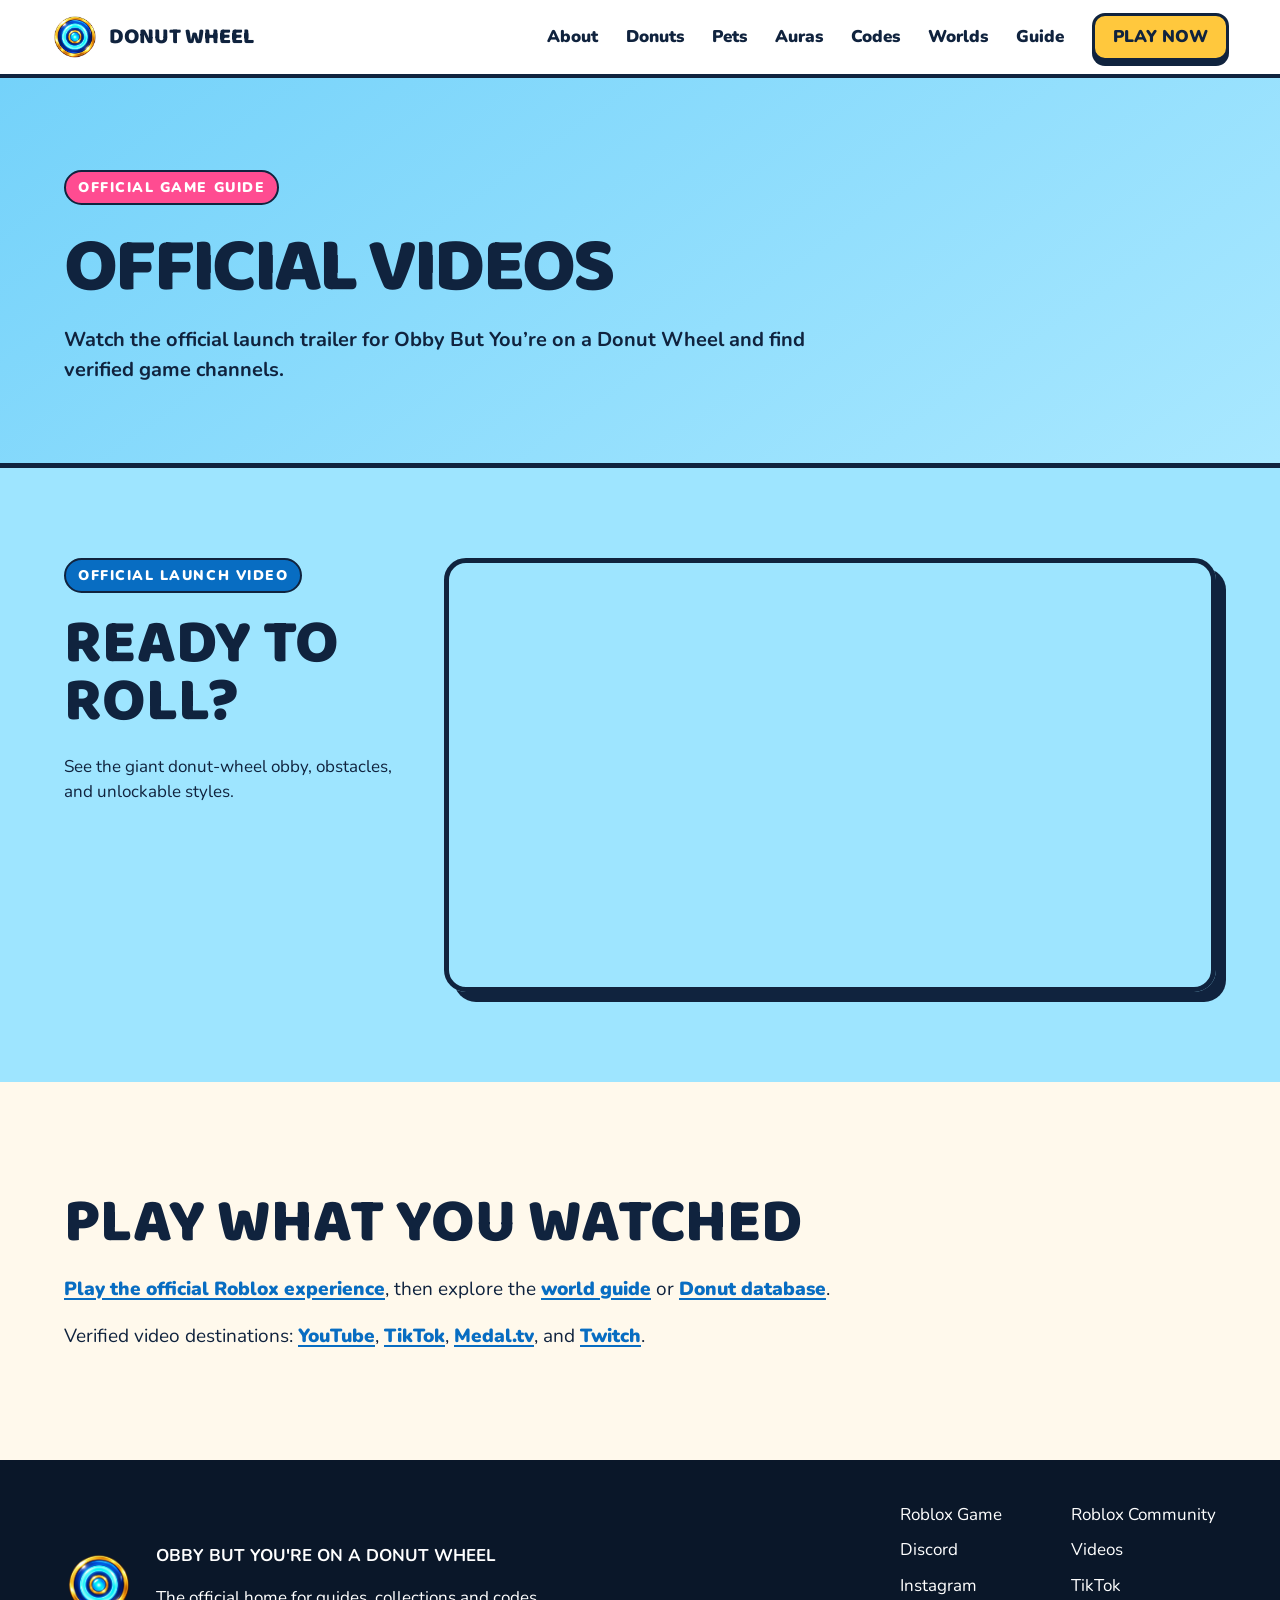
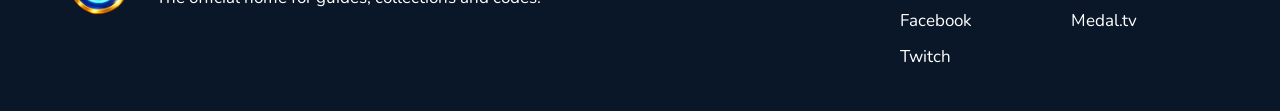
<file: videos/index.html>
<!doctype html><html lang="en"><head><meta charset="utf-8"><meta name="viewport" content="width=device-width,initial-scale=1"><title>Videos | Donut Wheel Obby</title><meta name="description" content="Watch the official launch trailer for Obby But You’re on a Donut Wheel and find verified game channels."><link rel="canonical" href="https://donutwheelobby.games/videos/"><meta property="og:type" content="website"><meta property="og:site_name" content="Donut Wheel Obby"><meta property="og:title" content="Videos | Donut Wheel Obby"><meta property="og:description" content="Watch the official launch trailer for Obby But You’re on a Donut Wheel and find verified game channels."><meta property="og:url" content="https://donutwheelobby.games/videos/"><meta property="og:image" content="https://donutwheelobby.games/assets/thumbnails/hero.png"><meta name="twitter:card" content="summary_large_image"><link rel="icon" href="/assets/branding/game-icon.png"><link rel="stylesheet" href="/styles.css"><link rel="stylesheet" href="/pages.css"><script type="application/ld+json">{"@context":"https://schema.org","@type":"VideoGallery","name":"OFFICIAL VIDEOS","description":"Watch the official launch trailer for Obby But You’re on a Donut Wheel and find verified game channels.","url":"https://donutwheelobby.games/videos/","isPartOf":{"@type":"WebSite","name":"Obby But You're on a Donut Wheel","url":"https://donutwheelobby.games/"},"about":{"@type":"VideoGame","name":"Obby But You're on a Donut Wheel","url":"https://donutwheelobby.games/","sameAs":["https://www.roblox.com/games/116189315581111/Obby-But-Youre-on-a-Donut-Wheel","https://www.roblox.com/communities/634448872/Failing-is-Better#!/about","https://discord.gg/8qbxvC3zuS","https://youtu.be/Vah1JB3JuYY","https://www.instagram.com/donutwheelobby?stkn=eWVrcXRvdDRsN284","https://www.tiktok.com/@donutwheelobby","https://www.facebook.com/share/1FJcwU1KgG/","https://medal.tv/u/DonutWheelObby?invite=ur-MSwxamMsODYwMjMwMTg3LA","https://www.twitch.tv/donutwheelobby"]}}</script></head><body><header><a class="brand" href="/"><img src="/assets/branding/game-icon.png" alt="Donut Wheel Obby icon"><span>DONUT WHEEL</span></a><button class="menu" aria-label="Open menu">☰</button><nav><a href="/about/">About</a><a href="/donuts/">Donuts</a><a href="/pets/">Pets</a><a href="/auras/">Auras</a><a href="/codes/">Codes</a><a href="/worlds/">Worlds</a><a href="/how-to-play/">Guide</a><a class="play small" href="https://www.roblox.com/games/116189315581111/Obby-But-Youre-on-a-Donut-Wheel">PLAY NOW</a></nav></header><main><section class="page-hero"><span class="eyebrow">OFFICIAL GAME GUIDE</span><h1>OFFICIAL VIDEOS</h1><p>Watch the official launch trailer for Obby But You’re on a Donut Wheel and find verified game channels.</p></section><section class="trailer section"><div><span class="eyebrow dark">OFFICIAL LAUNCH VIDEO</span><h2>READY TO ROLL?</h2><p>See the giant donut-wheel obby, obstacles, and unlockable styles.</p></div><div class="video"><iframe src="https://www.youtube-nocookie.com/embed/Vah1JB3JuYY" title="Obby But You're on a Donut Wheel launch trailer" loading="lazy" allowfullscreen></iframe></div></section><section class="section prose-intro"><h2>PLAY WHAT YOU WATCHED</h2><p><a href="https://www.roblox.com/games/116189315581111/Obby-But-Youre-on-a-Donut-Wheel">Play the official Roblox experience</a>, then explore the <a href="/worlds/">world guide</a> or <a href="/donuts/">Donut database</a>.</p><p>Verified video destinations: <a href="https://youtu.be/Vah1JB3JuYY">YouTube</a>, <a href="https://www.tiktok.com/@donutwheelobby">TikTok</a>, <a href="https://medal.tv/u/DonutWheelObby?invite=ur-MSwxamMsODYwMjMwMTg3LA">Medal.tv</a>, and <a href="https://www.twitch.tv/donutwheelobby">Twitch</a>.</p></section></main><footer><img src="/assets/branding/game-icon.png" alt="Donut Wheel Obby logo"><div><b>OBBY BUT YOU'RE ON A DONUT WHEEL</b><p>The official home for guides, collections and codes.</p></div><div class="footer-links"><a href="https://www.roblox.com/games/116189315581111/Obby-But-Youre-on-a-Donut-Wheel">Roblox Game</a><a href="https://www.roblox.com/communities/634448872/Failing-is-Better#!/about">Roblox Community</a><a href="https://discord.gg/8qbxvC3zuS">Discord</a><a href="/videos/">Videos</a><a href="https://www.instagram.com/donutwheelobby?stkn=eWVrcXRvdDRsN284">Instagram</a><a href="https://www.tiktok.com/@donutwheelobby">TikTok</a><a href="https://www.facebook.com/share/1FJcwU1KgG/">Facebook</a><a href="https://medal.tv/u/DonutWheelObby?invite=ur-MSwxamMsODYwMjMwMTg3LA">Medal.tv</a><a href="https://www.twitch.tv/donutwheelobby">Twitch</a></div></footer><script src="/site.js"></script></body></html>
</file>
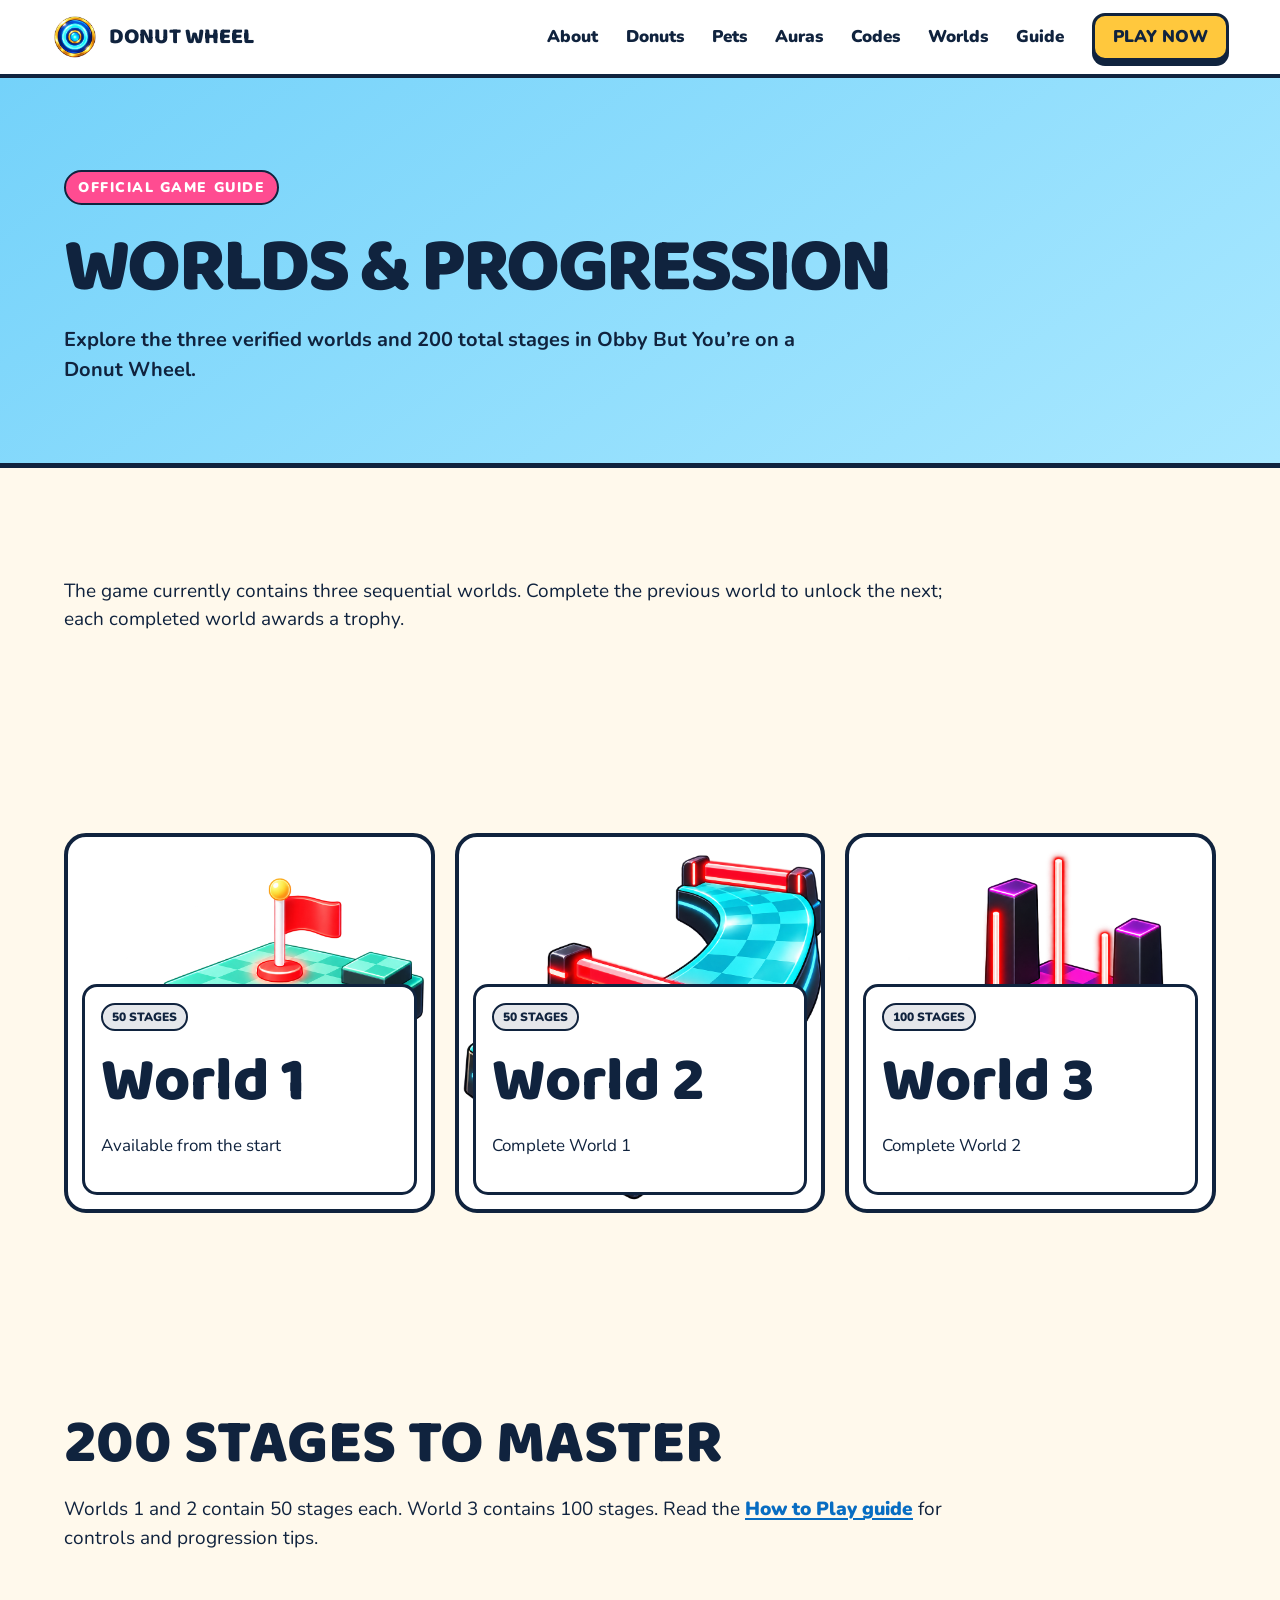
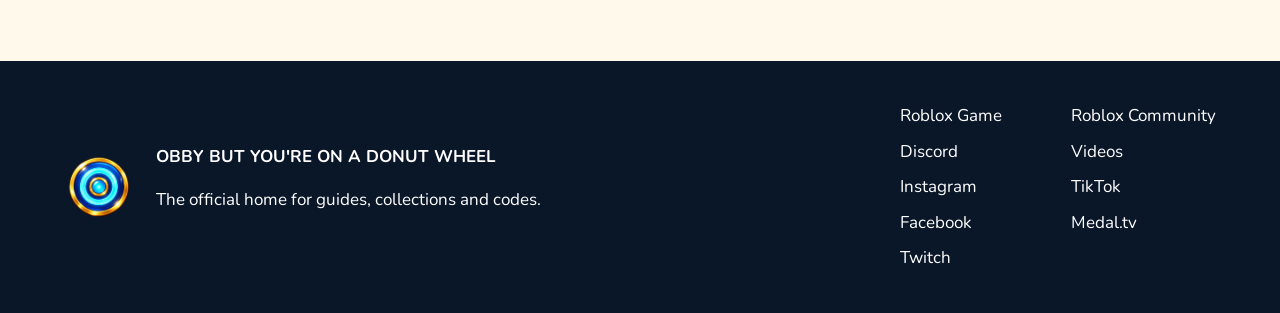
<file: worlds/index.html>
<!doctype html><html lang="en"><head><meta charset="utf-8"><meta name="viewport" content="width=device-width,initial-scale=1"><title>Worlds | Donut Wheel Obby</title><meta name="description" content="Explore the three verified worlds and 200 total stages in Obby But You’re on a Donut Wheel."><link rel="canonical" href="https://donutwheelobby.games/worlds/"><meta property="og:type" content="website"><meta property="og:site_name" content="Donut Wheel Obby"><meta property="og:title" content="Worlds | Donut Wheel Obby"><meta property="og:description" content="Explore the three verified worlds and 200 total stages in Obby But You’re on a Donut Wheel."><meta property="og:url" content="https://donutwheelobby.games/worlds/"><meta property="og:image" content="https://donutwheelobby.games/assets/thumbnails/hero.png"><meta name="twitter:card" content="summary_large_image"><link rel="icon" href="/assets/branding/game-icon.png"><link rel="stylesheet" href="/styles.css"><link rel="stylesheet" href="/pages.css"><script type="application/ld+json">{"@context":"https://schema.org","@type":"WebPage","name":"WORLDS & PROGRESSION","description":"Explore the three verified worlds and 200 total stages in Obby But You’re on a Donut Wheel.","url":"https://donutwheelobby.games/worlds/","isPartOf":{"@type":"WebSite","name":"Obby But You're on a Donut Wheel","url":"https://donutwheelobby.games/"},"about":{"@type":"VideoGame","name":"Obby But You're on a Donut Wheel","url":"https://donutwheelobby.games/","sameAs":["https://www.roblox.com/games/116189315581111/Obby-But-Youre-on-a-Donut-Wheel","https://www.roblox.com/communities/634448872/Failing-is-Better#!/about","https://discord.gg/8qbxvC3zuS","https://youtu.be/Vah1JB3JuYY","https://www.instagram.com/donutwheelobby?stkn=eWVrcXRvdDRsN284","https://www.tiktok.com/@donutwheelobby","https://www.facebook.com/share/1FJcwU1KgG/","https://medal.tv/u/DonutWheelObby?invite=ur-MSwxamMsODYwMjMwMTg3LA","https://www.twitch.tv/donutwheelobby"]}}</script></head><body><header><a class="brand" href="/"><img src="/assets/branding/game-icon.png" alt="Donut Wheel Obby icon"><span>DONUT WHEEL</span></a><button class="menu" aria-label="Open menu">☰</button><nav><a href="/about/">About</a><a href="/donuts/">Donuts</a><a href="/pets/">Pets</a><a href="/auras/">Auras</a><a href="/codes/">Codes</a><a href="/worlds/">Worlds</a><a href="/how-to-play/">Guide</a><a class="play small" href="https://www.roblox.com/games/116189315581111/Obby-But-Youre-on-a-Donut-Wheel">PLAY NOW</a></nav></header><main><section class="page-hero"><span class="eyebrow">OFFICIAL GAME GUIDE</span><h1>WORLDS &amp; PROGRESSION</h1><p>Explore the three verified worlds and 200 total stages in Obby But You’re on a Donut Wheel.</p></section><section class="section prose-intro"><p>The game currently contains three sequential worlds. Complete the previous world to unlock the next; each completed world awards a trophy.</p></section><section class="section world-grid"><article class="world"><img src="/assets/worlds/world-1.png" alt="World 1 artwork"><div><span class="badge">50 STAGES</span><h2>World 1</h2><p>Available from the start</p></div></article><article class="world"><img src="/assets/worlds/world-2.png" alt="World 2 artwork"><div><span class="badge">50 STAGES</span><h2>World 2</h2><p>Complete World 1</p></div></article><article class="world"><img src="/assets/worlds/world-3.png" alt="World 3 artwork"><div><span class="badge">100 STAGES</span><h2>World 3</h2><p>Complete World 2</p></div></article></section><section class="section prose-intro"><h2>200 STAGES TO MASTER</h2><p>Worlds 1 and 2 contain 50 stages each. World 3 contains 100 stages. Read the <a href="/how-to-play/">How to Play guide</a> for controls and progression tips.</p></section></main><footer><img src="/assets/branding/game-icon.png" alt="Donut Wheel Obby logo"><div><b>OBBY BUT YOU'RE ON A DONUT WHEEL</b><p>The official home for guides, collections and codes.</p></div><div class="footer-links"><a href="https://www.roblox.com/games/116189315581111/Obby-But-Youre-on-a-Donut-Wheel">Roblox Game</a><a href="https://www.roblox.com/communities/634448872/Failing-is-Better#!/about">Roblox Community</a><a href="https://discord.gg/8qbxvC3zuS">Discord</a><a href="/videos/">Videos</a><a href="https://www.instagram.com/donutwheelobby?stkn=eWVrcXRvdDRsN284">Instagram</a><a href="https://www.tiktok.com/@donutwheelobby">TikTok</a><a href="https://www.facebook.com/share/1FJcwU1KgG/">Facebook</a><a href="https://medal.tv/u/DonutWheelObby?invite=ur-MSwxamMsODYwMjMwMTg3LA">Medal.tv</a><a href="https://www.twitch.tv/donutwheelobby">Twitch</a></div></footer><script src="/site.js"></script></body></html>
</file>
<file: styles.css>
@import url('https://fonts.googleapis.com/css2?family=Baloo+2:wght@600;700;800&family=Nunito:wght@500;700;900&display=swap');
:root{--ink:#10233e;--blue:#37aaf4;--deep:#086dc2;--pink:#ff4c91;--yellow:#ffc83d;--cream:#fff9ec;--line:#c9dced}*{box-sizing:border-box}html{scroll-behavior:smooth}body{margin:0;background:var(--cream);color:var(--ink);font:17px/1.5 Nunito,sans-serif}a{color:inherit;text-decoration:none}button,input,select{font:inherit}header{height:78px;display:flex;align-items:center;justify-content:space-between;padding:0 max(4vw,24px);background:#fff;border-bottom:4px solid var(--ink);position:sticky;top:0;z-index:20}.brand{display:flex;align-items:center;gap:10px;font-family:'Baloo 2';font-weight:900;font-size:22px}.brand img{width:48px;height:48px;border-radius:12px}nav{display:flex;align-items:center;gap:28px;font-weight:900}nav a:not(.play):hover{color:var(--pink)}.play,.watch,.more{display:inline-flex;align-items:center;justify-content:center;border:3px solid var(--ink);border-radius:13px;padding:14px 24px;font-weight:900;box-shadow:0 5px 0 var(--ink);transition:.15s}.play{background:var(--yellow)}.watch{background:#fff}.play:hover,.watch:hover,.more:hover{transform:translateY(2px);box-shadow:0 3px 0 var(--ink)}.play.small{padding:8px 18px}.menu{display:none;background:none;border:0;font-size:28px}.hero{min-height:690px;position:relative;overflow:hidden;background:#72cff8;border-bottom:5px solid var(--ink);display:flex;align-items:center}.hero:after{content:"";position:absolute;inset:auto 0 0;height:23%;background:linear-gradient(8deg,#68c93d 50%,transparent 51%)}.hero-art{position:absolute;inset:0;width:100%;height:100%;object-fit:cover;object-position:center}.hero-copy{position:relative;z-index:2;width:min(720px,58vw);margin-left:max(5vw,28px);padding:38px;background:rgba(255,255,255,.92);border:4px solid var(--ink);border-radius:26px;box-shadow:12px 12px 0 rgba(16,35,62,.35);transform:rotate(-1deg)}.eyebrow{display:inline-block;background:var(--pink);color:#fff;padding:5px 12px;border:2px solid var(--ink);border-radius:30px;font-size:14px;font-weight:900;letter-spacing:.11em}.eyebrow.dark{background:var(--deep)}h1,h2,h3{font-family:'Baloo 2';line-height:.95;margin:.35em 0;font-weight:900}h1{font-size:clamp(42px,6vw,78px);letter-spacing:-.035em}h1 em{color:var(--pink);font-style:normal;text-shadow:3px 3px 0 var(--ink)}h2{font-size:clamp(38px,5vw,62px)}.hero-copy p{max-width:580px;font-size:20px;font-weight:700}.actions{display:flex;gap:14px;flex-wrap:wrap}.hero-stats{position:absolute;right:4vw;bottom:36px;z-index:3;display:grid;grid-template-columns:auto auto;background:var(--ink);color:#fff;border:4px solid #fff;padding:18px 24px;gap:0 12px;transform:rotate(2deg)}.hero-stats b{font:900 34px 'Baloo 2';color:var(--yellow)}.hero-stats span{font-weight:900;align-self:center}.section{padding:90px max(5vw,28px)}.section-head{display:flex;align-items:end;justify-content:space-between;gap:30px;margin-bottom:28px}.section-head p{max-width:480px;font-weight:700}.tabs{display:flex;gap:10px;overflow:auto;padding:3px}.tabs button{white-space:nowrap;background:#fff;border:3px solid var(--ink);border-radius:13px;padding:12px 20px;font-weight:900}.tabs button.active{background:var(--yellow);box-shadow:0 4px 0 var(--ink)}.tabs i{font-style:normal;color:var(--deep)}.toolbar{display:grid;grid-template-columns:1fr 210px 210px;gap:12px;margin:22px 0}.toolbar input,.toolbar select{background:#fff;border:3px solid var(--ink);padding:14px;border-radius:12px;color:var(--ink)}.results{font-weight:900}.catalog-grid{display:grid;grid-template-columns:repeat(4,1fr);gap:18px}.card{background:#fff;border:3px solid var(--ink);border-radius:18px;overflow:hidden;box-shadow:0 6px 0 #a6c1d4;display:flex;flex-direction:column}.card-image{aspect-ratio:1.35;background:linear-gradient(145deg,#e7f7ff,#c8eafd);display:grid;place-items:center;overflow:hidden}.card-image img{width:100%;height:100%;object-fit:cover}.pet-glyph{font:900 64px 'Baloo 2';color:#fff;text-shadow:3px 3px 0 var(--ink)}.card-body{padding:16px}.badge{display:inline-block;padding:3px 9px;border:2px solid var(--ink);border-radius:20px;font-size:12px;font-weight:900;background:#e5e7eb}.card h3{font-size:25px;line-height:1.05}.meta{display:flex;gap:10px;justify-content:space-between;font-weight:900;color:#345}.desc{font-size:14px;min-height:44px}.Common{background:#d9dde3}.Uncommon{background:#a8ed8f}.Rare{background:#74cdfd}.Epic{background:#d194ff}.Legendary{background:#ffd85f}.Mythic{background:#ff7997}.Exclusive,.Celestial,.Divine{background:#6ff2df}.more{margin:28px auto 0;display:flex;background:#fff}.codes{background:var(--deep);color:#fff;display:grid;grid-template-columns:1.35fr .65fr;gap:48px;border-block:5px solid var(--ink)}.code-grid{display:grid;grid-template-columns:repeat(2,1fr);gap:14px}.code{background:#fff;color:var(--ink);border:3px solid var(--ink);border-radius:14px;padding:16px;display:flex;justify-content:space-between;align-items:center}.code b{font:900 24px 'Baloo 2'}.code small{display:block}.code button{background:var(--yellow);border:2px solid var(--ink);border-radius:9px;padding:8px 11px;font-weight:900}.codes aside{background:var(--yellow);color:var(--ink);border:4px solid var(--ink);border-radius:22px;padding:28px;box-shadow:9px 9px 0 #092b55;align-self:center}.world-grid{display:grid;grid-template-columns:repeat(3,1fr);gap:20px}.world{min-height:380px;position:relative;overflow:hidden;border:4px solid var(--ink);border-radius:22px;background:#fff}.world img{width:100%;height:100%;object-fit:cover}.world div{position:absolute;inset:auto 14px 14px;background:#fff;border:3px solid var(--ink);padding:16px;border-radius:15px}.world h3{font-size:34px}.guide{background:#172b47;color:#fff;display:grid;grid-template-columns:1fr 1fr;gap:48px}.guide-art img{width:100%;height:100%;object-fit:cover;border:4px solid #fff;border-radius:24px;transform:rotate(-2deg)}.steps{display:grid;grid-template-columns:1fr 1fr;gap:18px}.steps article{border-top:3px solid #57728f}.steps b{color:var(--yellow);font:900 28px 'Baloo 2'}.feature-row{display:flex;flex-wrap:wrap;gap:12px}.feature-row span{padding:12px 16px;border:3px solid var(--ink);background:#fff;border-radius:999px;font-weight:900}.trailer{display:grid;grid-template-columns:.45fr 1fr;gap:32px;background:#9ee5ff}.video{aspect-ratio:16/9;border:5px solid var(--ink);border-radius:22px;overflow:hidden;box-shadow:10px 10px 0 var(--ink)}.video iframe{width:100%;height:100%;border:0}footer{background:#0a1729;color:#fff;padding:42px max(5vw,28px);display:grid;grid-template-columns:72px 1fr auto;gap:20px;align-items:center}footer img{width:70px;border-radius:15px}.footer-links{display:grid;grid-template-columns:1fr 1fr;gap:10px 26px}.footer-links a:hover{color:var(--yellow)}
@media(max-width:900px){nav{display:none;position:absolute;top:78px;left:0;right:0;background:#fff;padding:22px;flex-direction:column;border-bottom:4px solid var(--ink)}nav.open{display:flex}.menu{display:block}.hero{min-height:760px;align-items:flex-start;padding-top:52px}.hero-copy{width:calc(100% - 40px);margin:0 20px;padding:24px}.hero-stats{right:20px;bottom:22px}.catalog-grid{grid-template-columns:repeat(2,1fr)}.toolbar{grid-template-columns:1fr 1fr}.toolbar input{grid-column:1/-1}.codes,.guide,.trailer{grid-template-columns:1fr}.world-grid{grid-template-columns:1fr}.world{min-height:300px}.section-head{display:block}footer{grid-template-columns:60px 1fr}.footer-links{grid-column:1/-1}}@media(max-width:520px){body{font-size:16px}header{height:66px}.brand{font-size:17px}.brand img{width:40px;height:40px}nav{top:66px}.hero{min-height:710px}.hero-copy{padding:20px}.hero-copy p{font-size:17px}.hero-stats{left:20px;right:20px;grid-template-columns:repeat(6,auto);gap:5px;padding:10px 12px}.hero-stats b{font-size:24px}.hero-stats span{font-size:11px}.section{padding:62px 18px}.catalog-grid{grid-template-columns:1fr}.toolbar{grid-template-columns:1fr}.toolbar input{grid-column:auto}.code-grid,.steps{grid-template-columns:1fr}.code{padding:13px}.world{min-height:250px}.footer-links{grid-template-columns:1fr}}
</file>
<file: pages.css>
.page-hero{padding:92px max(5vw,28px) 58px;background:linear-gradient(145deg,#74d2fa,#a9e8ff);border-bottom:5px solid var(--ink)}
.page-hero h1{max-width:1050px;margin-bottom:.2em}.page-hero p{max-width:760px;font-size:20px;font-weight:700}
.prose-intro{max-width:1050px}.prose-intro p{font-size:19px}.prose-intro a{color:var(--deep);font-weight:900;text-decoration:underline;text-decoration-thickness:2px;text-underline-offset:3px}
.catalog-page{padding-top:0}.catalog-page .card h2{font-size:25px;margin:.35em 0}.catalog-page [hidden]{display:none}.codes a,.guide a{font-weight:900;text-decoration:underline;text-underline-offset:3px}
.guide .watch{color:var(--ink)}
@media(max-width:1200px){header nav{gap:15px;font-size:15px}}
@media(max-width:900px){.page-hero{padding-top:62px}}
@media(max-width:520px){.page-hero{padding:52px 18px 38px}.page-hero p{font-size:17px}}
</file>
